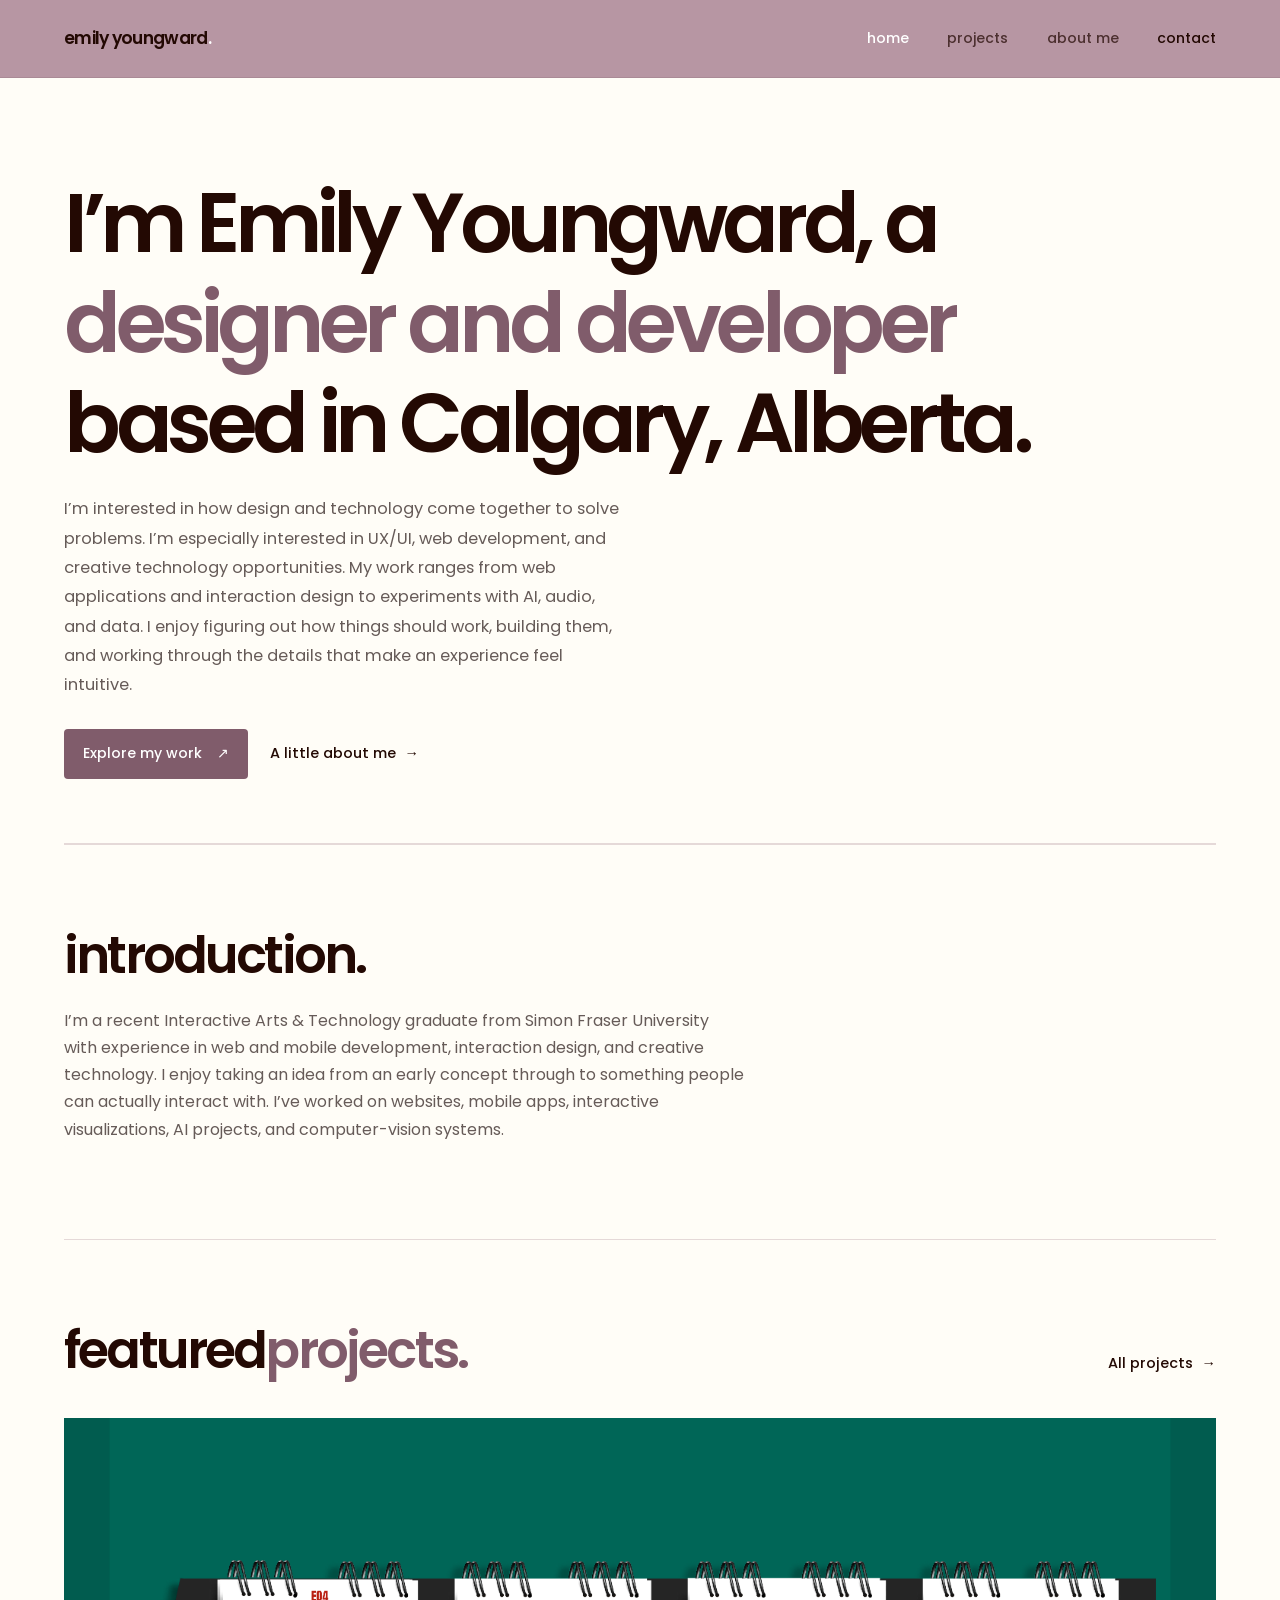
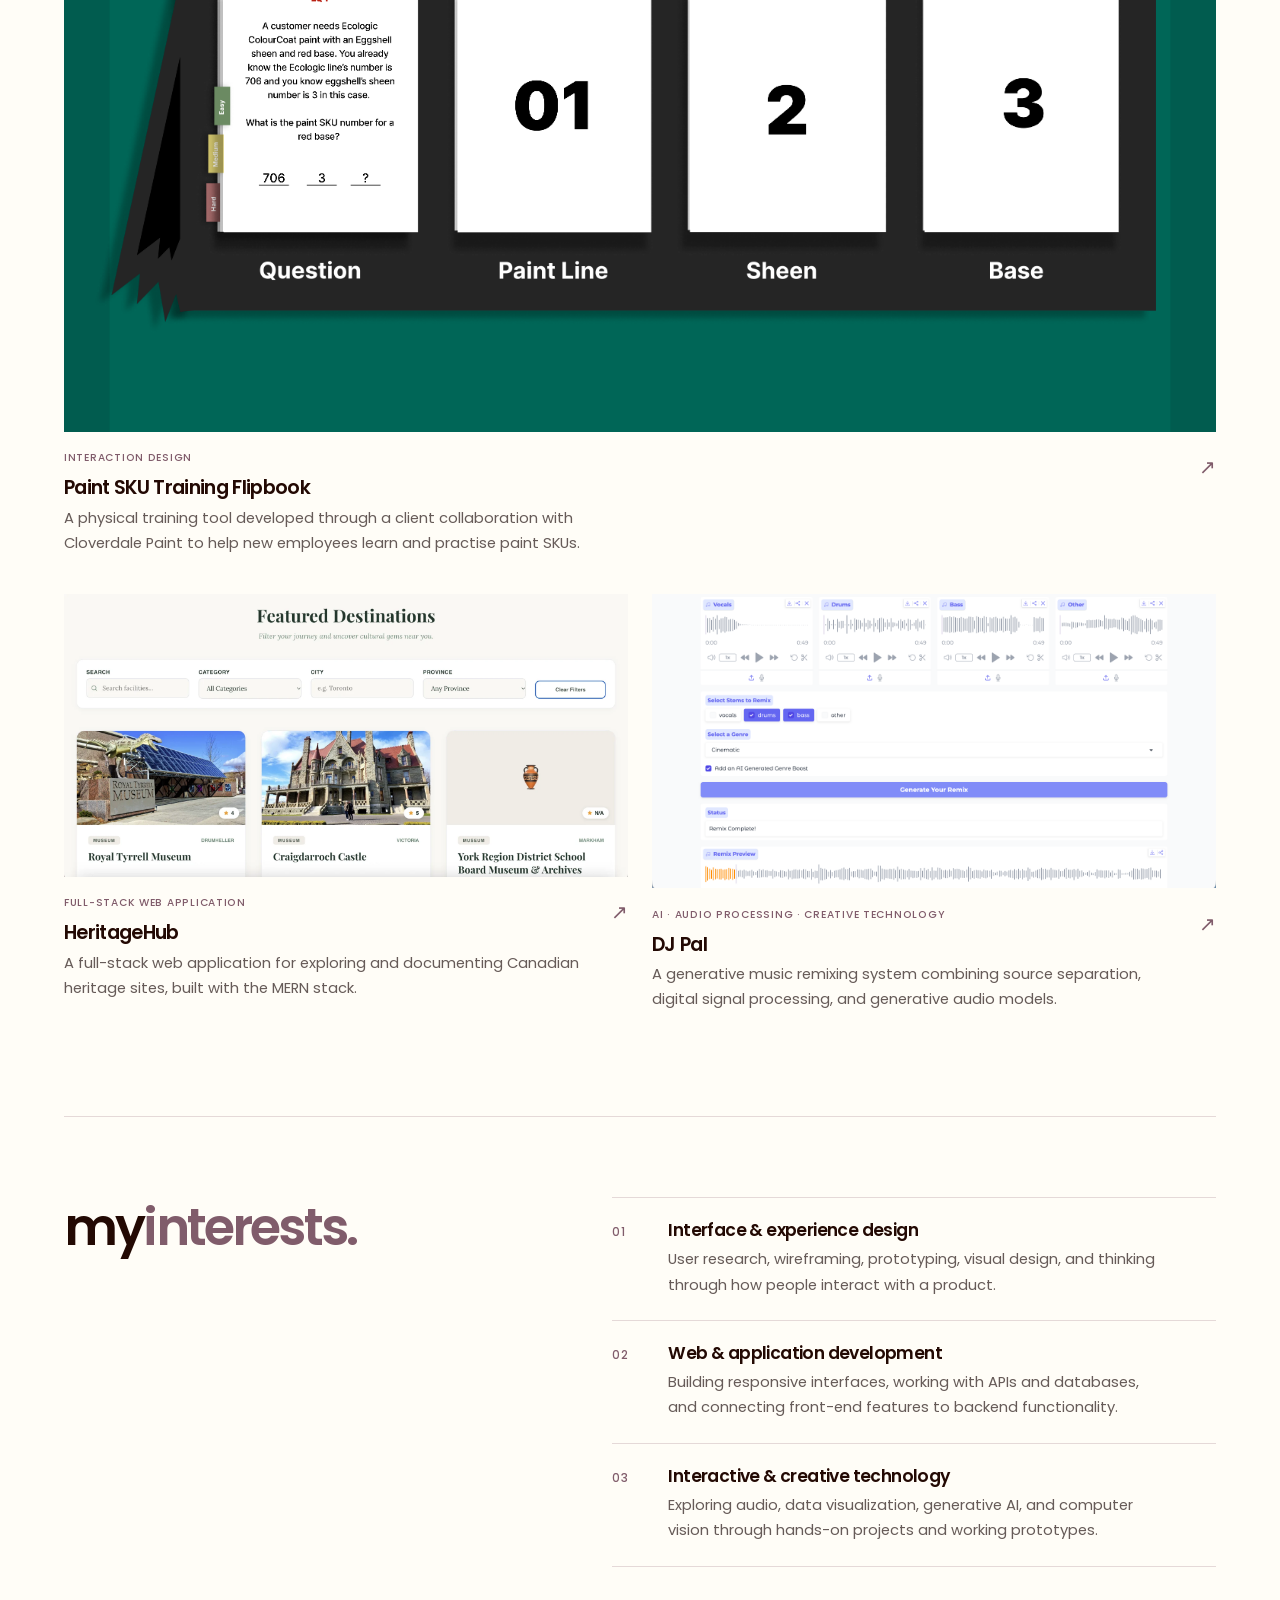
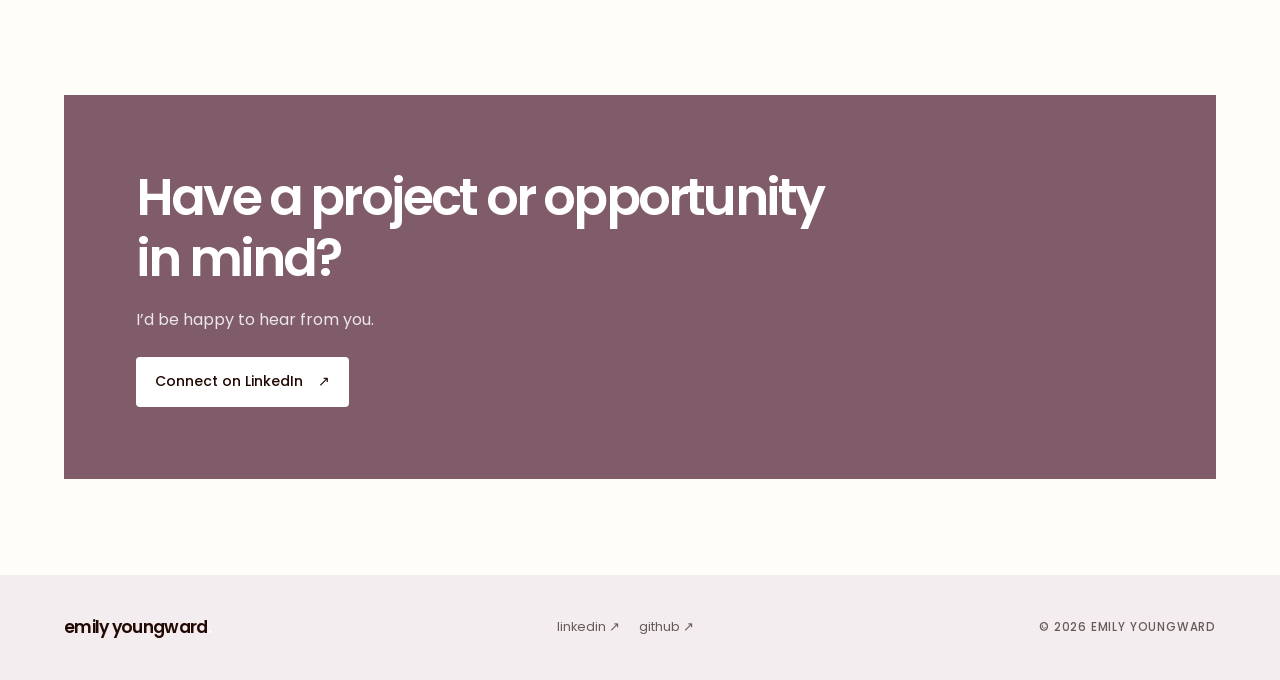
<file: index.html>
<!doctype html>
<html lang="en">
  <head>
    <meta charset="UTF-8" />
    <meta name="viewport" content="width=device-width, initial-scale=1.0" />
    <title>Emily Youngward — Portfolio</title>
    <meta
      name="description"
      content="Emily Youngward is a designer and developer in Calgary, Alberta, exploring UX/UI, web development, interaction design, and creative technology."
    />
    <meta property="og:type" content="website" />
    <meta property="og:site_name" content="Emily Youngward" />
    <meta property="og:title" content="Emily Youngward — Portfolio" />
    <meta
      property="og:description"
      content="Emily Youngward is a designer and developer in Calgary, Alberta, exploring UX/UI, web development, interaction design, and creative technology."
    />

    <link rel="preconnect" href="https://fonts.googleapis.com" />
    <link rel="preconnect" href="https://fonts.gstatic.com" crossorigin />
    <link
      href="https://fonts.googleapis.com/css2?family=Poppins:wght@400;500;600;700&amp;display=swap"
      rel="stylesheet"
    />
    <link rel="icon" type="image/svg+xml" href="images/favicon.svg" />
    <link rel="stylesheet" href="css/style.css" />
    <script src="javascript/main.js" defer></script>
  </head>

  <body>
    <a class="skip-link" href="#main-content">Skip to content</a>

    <header class="site-header">
      <div class="header-inner">
        <a class="wordmark" href="index.html" aria-label="Emily Youngward home">
          emily youngward<span>.</span>
        </a>

        <button
          class="menu-toggle"
          type="button"
          aria-label="Open navigation"
          aria-expanded="false"
          aria-controls="primary-navigation"
        >
          <span></span>
          <span></span>
        </button>

        <nav
          class="site-nav"
          id="primary-navigation"
          aria-label="Main navigation"
        >
          <a class="nav-link active" href="index.html" aria-current="page"
            >home</a
          >
          <a class="nav-link" href="work.html">projects</a>
          <a class="nav-link" href="about.html">about me</a>
          <a class="nav-contact" href="#contact">contact</a>
        </nav>
      </div>
    </header>

    <main id="main-content">
      <section class="page-hero home-hero section-shell">
        <div class="hero-copy">
          <h1>
            I’m Emily Youngward, a
            <span class="accent-text">designer and developer</span>
            based in Calgary, Alberta.
          </h1>

          <p class="hero-description">
            I’m interested in how design and technology come together to solve
            problems. I’m especially interested in UX/UI, web development, and
            creative technology opportunities. My work ranges from web
            applications and interaction design to experiments with AI, audio,
            and data. I enjoy figuring out how things should work, building
            them, and working through the details that make an experience feel
            intuitive.
          </p>

          <div class="hero-actions">
            <a class="button button-primary" href="work.html">
              Explore my work <span aria-hidden="true">↗</span>
            </a>
            <a class="text-link" href="about.html">
              A little about me <span aria-hidden="true">→</span>
            </a>
          </div>
        </div>
      </section>

      <section class="capabilities-section section-shell">
        <div class="intro-content">
          <h2>introduction.</h2>

          <p>
            I’m a recent Interactive Arts &amp; Technology graduate from Simon
            Fraser University with experience in web and mobile development,
            interaction design, and creative technology. I enjoy taking an idea
            from an early concept through to something people can actually
            interact with. I’ve worked on websites, mobile apps, interactive
            visualizations, AI projects, and computer-vision systems.
          </p>
        </div>
      </section>

      <section class="featured-work section-shell">
        <div class="section-heading">
          <div>
            <h2>featured<span class="accent-text">projects.</span></h2>
          </div>
          <a class="text-link section-heading-link" href="work.html">
            All projects <span aria-hidden="true">→</span>
          </a>
        </div>

        <div class="project-grid">
          <article class="project-card project-card-large">
            <a
              class="project-visual project-visual-mauve"
              href="projects/paint-sku-flipbook.html"
              aria-label="View Paint SKU Training Flipbook details"
            >
              <img
                src="images/Final_Flipbook_Photo.png"
                alt="Final mockup of paint SKU flipbook"
                decoding="async"
                loading="lazy"
              />
            </a>

            <div class="project-info">
              <div>
                <p class="project-type">Interaction design</p>
                <h3>
                  <a href="projects/paint-sku-flipbook.html"
                    >Paint SKU Training Flipbook</a
                  >
                </h3>
                <p class="project-summary">
                  A physical training tool developed through a client
                  collaboration with Cloverdale Paint to help new employees
                  learn and practise paint SKUs.
                </p>
              </div>
              <a
                class="project-arrow"
                href="projects/paint-sku-flipbook.html"
                aria-label="View Paint SKU Training Flipbook project"
                >↗</a
              >
            </div>
          </article>

          <article class="project-card">
            <a
              class="project-visual project-visual-cream"
              href="projects/heritage-hub.html"
              aria-label="View HeritageHub details"
            >
              <img
                src="images/optimized/heritage_home_page.webp"
                alt="Part of home page on HeritageHub website"
                decoding="async"
                loading="lazy"
                width="1800"
                height="902"
              />
            </a>

            <div class="project-info">
              <div>
                <p class="project-type">Full-stack web application</p>
                <h3><a href="projects/heritage-hub.html">HeritageHub</a></h3>
                <p class="project-summary">
                  A full-stack web application for exploring and documenting
                  Canadian heritage sites, built with the MERN stack.
                </p>
              </div>
              <a
                class="project-arrow"
                href="projects/heritage-hub.html"
                aria-label="View HeritageHub project"
                >↗</a
              >
            </div>
          </article>

          <article class="project-card">
            <a
              class="project-visual project-visual-rose"
              href="projects/dj-pal.html"
              aria-label="View DJ Pal details"
            >
              <img
                src="images/DJ_Pal_Interface.png"
                alt="DJ Pal's interface"
                decoding="async"
                loading="lazy"
              />
            </a>

            <div class="project-info">
              <div>
                <p class="project-type">
                  AI · Audio processing · Creative technology
                </p>
                <h3><a href="projects/dj-pal.html">DJ Pal</a></h3>
                <p class="project-summary">
                  A generative music remixing system combining source
                  separation, digital signal processing, and generative audio
                  models.
                </p>
              </div>
              <a
                class="project-arrow"
                href="projects/dj-pal.html"
                aria-label="View DJ Pal project"
                >↗</a
              >
            </div>
          </article>
        </div>
      </section>

      <section class="capabilities-section section-shell">
        <div class="capabilities-layout">
          <h2>my<span class="accent-text">interests.</span></h2>

          <div class="capability-list">
            <article class="capability">
              <span class="capability-number">01</span>
              <div>
                <h3>Interface &amp; experience design</h3>
                <p>
                  User research, wireframing, prototyping, visual design, and
                  thinking through how people interact with a product.
                </p>
              </div>
            </article>

            <article class="capability">
              <span class="capability-number">02</span>
              <div>
                <h3>Web &amp; application development</h3>
                <p>
                  Building responsive interfaces, working with APIs and
                  databases, and connecting front-end features to backend
                  functionality.
                </p>
              </div>
            </article>

            <article class="capability">
              <span class="capability-number">03</span>
              <div>
                <h3>Interactive &amp; creative technology</h3>
                <p>
                  Exploring audio, data visualization, generative AI, and
                  computer vision through hands-on projects and working
                  prototypes.
                </p>
              </div>
            </article>
          </div>
        </div>
      </section>

      <section class="contact-section section-shell" id="contact">
        <div class="contact-panel">
          <h2>Have a project or opportunity in mind?</h2>
          <p>I’d be happy to hear from you.</p>

          <a
            class="button button-light"
            href="https://www.linkedin.com/in/emily-youngward-a0785a405"
            target="_blank"
            rel="noopener noreferrer"
          >
            Connect on LinkedIn <span aria-hidden="true">↗</span>
          </a>
        </div>
      </section>
    </main>

    <footer class="site-footer">
      <div class="footer-inner">
        <a class="footer-wordmark" href="index.html">
          emily youngward<span>.</span>
        </a>

        <div class="footer-links">
          <a
            href="https://www.linkedin.com/in/emily-youngward-a0785a405"
            target="_blank"
            rel="noopener noreferrer"
            >linkedin ↗</a
          >
          <a
            href="https://github.com/eyoung-15"
            target="_blank"
            rel="noopener noreferrer"
            >github ↗</a
          >
        </div>

        <span class="footer-year">© 2026 Emily Youngward</span>
      </div>
    </footer>
  </body>
</html>
</file>
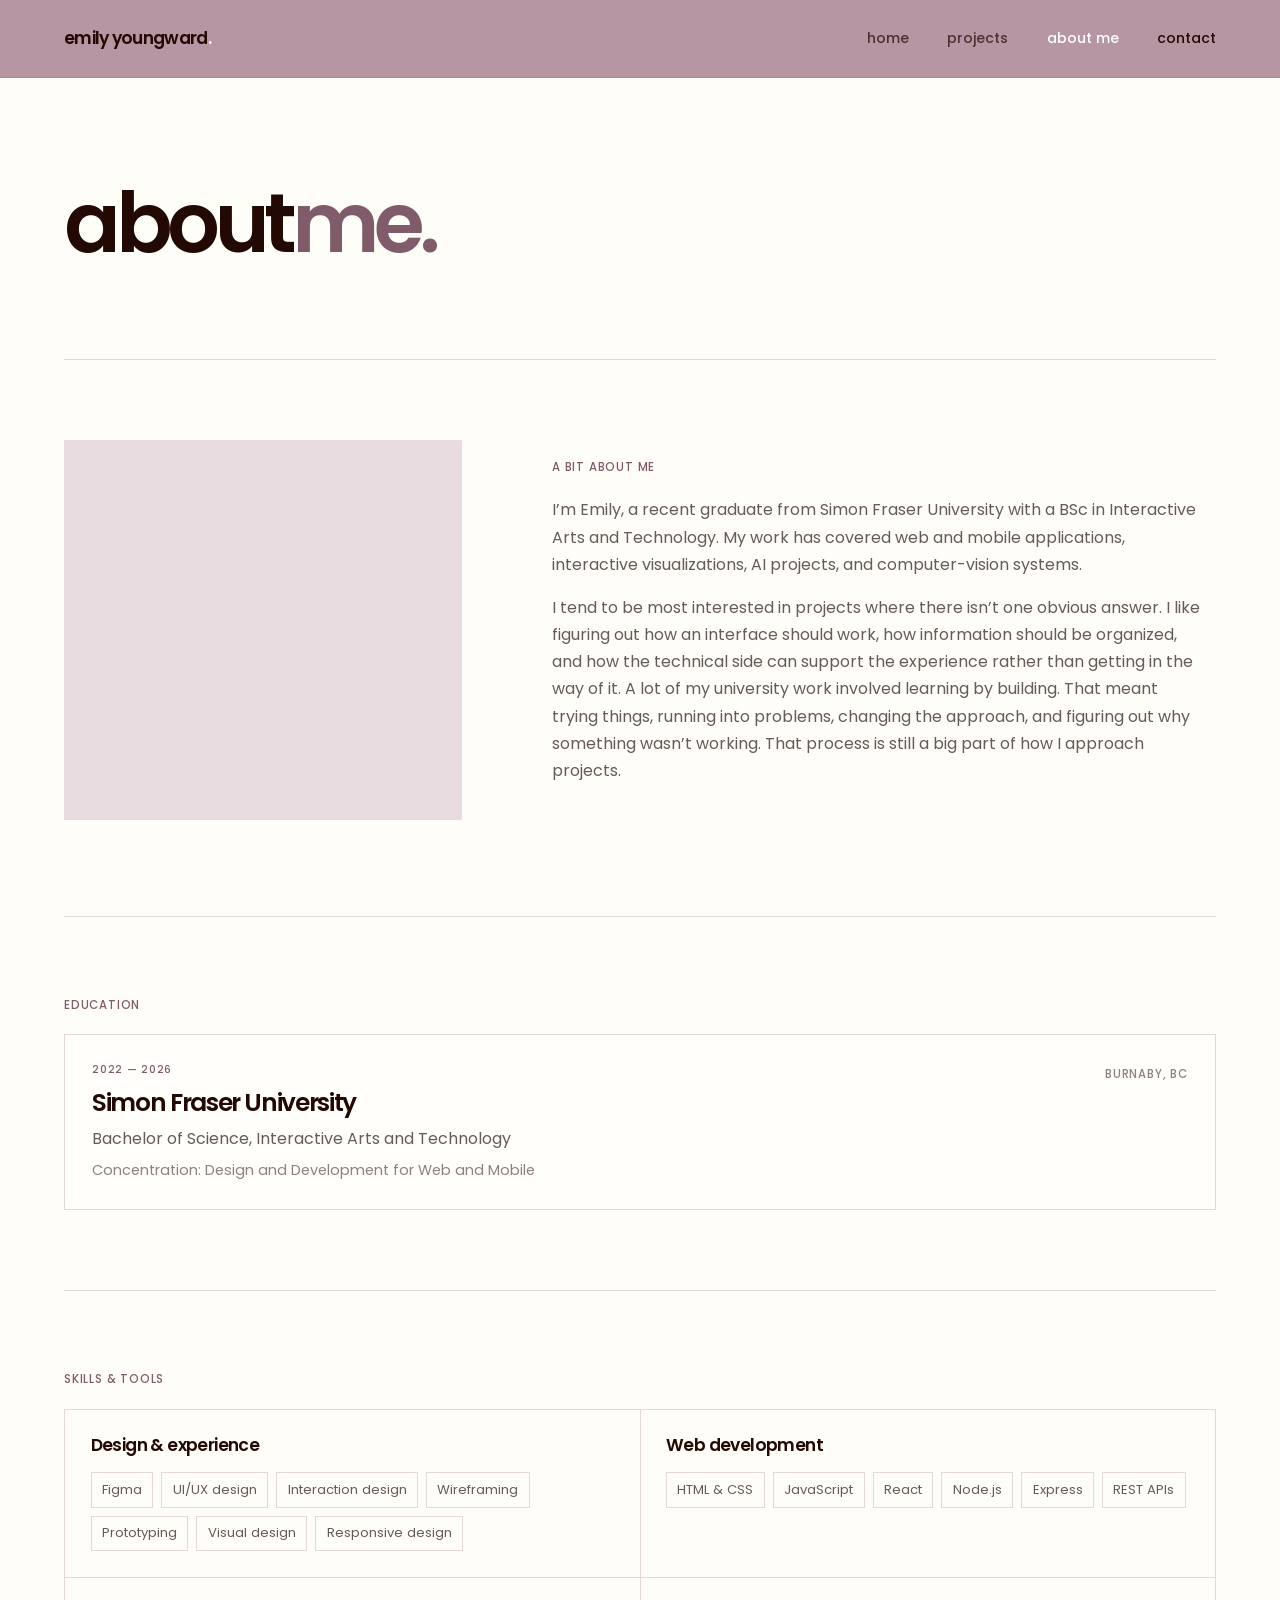
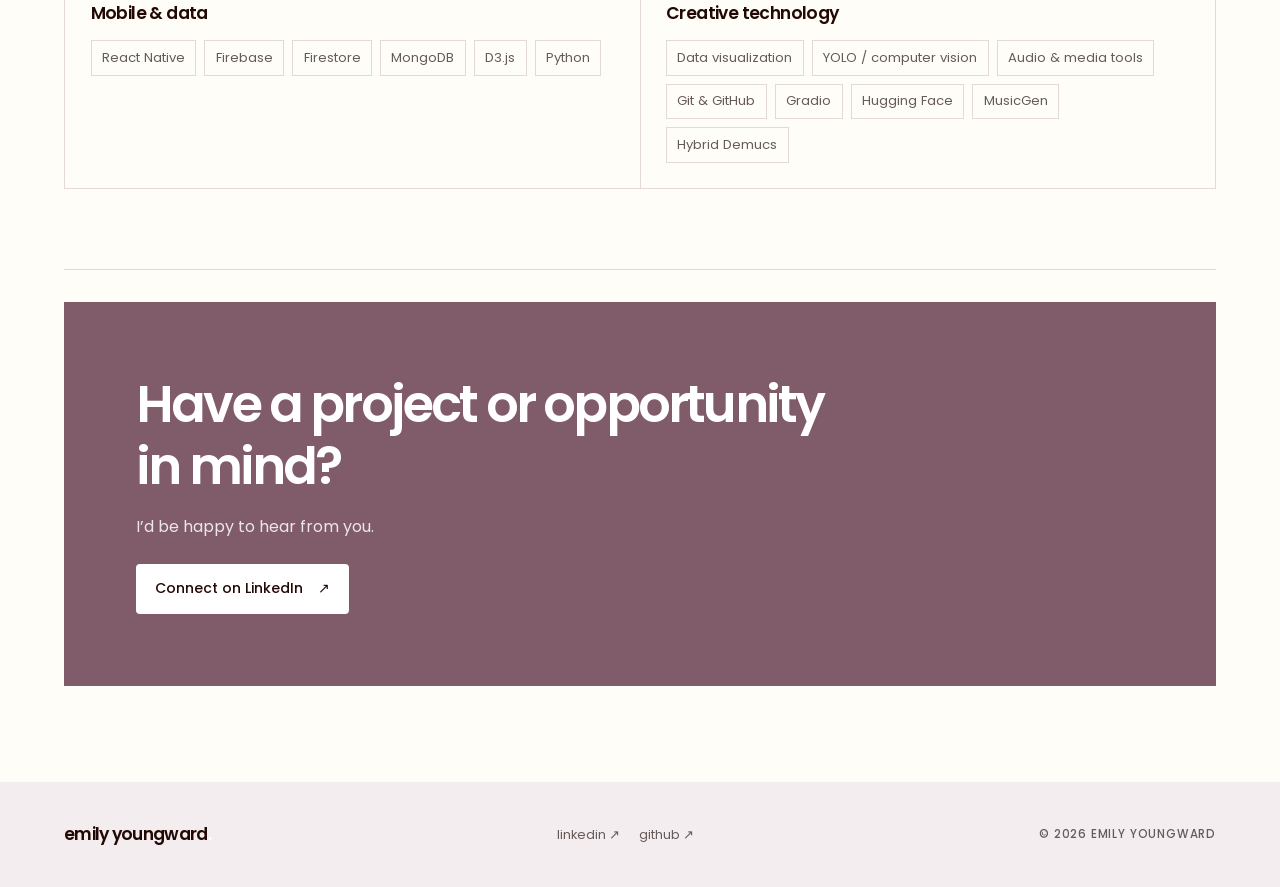
<file: about.html>
<!doctype html>
<html lang="en">
  <head>
    <meta charset="UTF-8" />
    <meta name="viewport" content="width=device-width, initial-scale=1.0" />
    <title>About Me — Emily Youngward</title>
    <meta
      name="description"
      content="Learn about Emily Youngward, a Simon Fraser University Interactive Arts and Technology graduate focused on UX/UI, web and mobile development, and creative technology."
    />
    <meta property="og:type" content="website" />
    <meta property="og:site_name" content="Emily Youngward" />
    <meta property="og:title" content="About Me — Emily Youngward" />
    <meta
      property="og:description"
      content="Learn about Emily Youngward, a Simon Fraser University Interactive Arts and Technology graduate focused on UX/UI, web and mobile development, and creative technology."
    />

    <link rel="preconnect" href="https://fonts.googleapis.com" />
    <link rel="preconnect" href="https://fonts.gstatic.com" crossorigin />
    <link
      href="https://fonts.googleapis.com/css2?family=Poppins:wght@400;500;600;700&amp;display=swap"
      rel="stylesheet"
    />
    <link rel="icon" type="image/svg+xml" href="images/favicon.svg" />
    <link rel="stylesheet" href="css/style.css" />
    <script src="javascript/main.js" defer></script>
  </head>

  <body>
    <a class="skip-link" href="#main-content">Skip to content</a>

    <header class="site-header">
      <div class="header-inner">
        <a class="wordmark" href="index.html" aria-label="Emily Youngward home">
          emily youngward<span>.</span>
        </a>

        <button
          class="menu-toggle"
          type="button"
          aria-label="Open navigation"
          aria-expanded="false"
          aria-controls="primary-navigation"
        >
          <span></span>
          <span></span>
        </button>

        <nav
          class="site-nav"
          id="primary-navigation"
          aria-label="Main navigation"
        >
          <a class="nav-link" href="index.html">home</a>
          <a class="nav-link" href="work.html">projects</a>
          <a class="nav-link active" href="about.html" aria-current="page"
            >about me</a
          >
          <a class="nav-contact" href="index.html#contact">contact</a>
        </nav>
      </div>
    </header>

    <main id="main-content">
      <section class="page-hero section-shell">
        <h1>about<span class="accent-text">me.</span></h1>
      </section>

      <section class="about-intro section-shell">
        <div
          class="about-photo-placeholder"
          role="img"
          aria-label="Portrait placeholder"
        ></div>

        <div class="about-intro-copy">
          <p class="eyebrow">A bit about me</p>

          <p>
            I’m Emily, a recent graduate from Simon Fraser University with a BSc
            in Interactive Arts and Technology. My work has covered web and
            mobile applications, interactive visualizations, AI projects, and
            computer-vision systems.
          </p>

          <p>
            I tend to be most interested in projects where there isn’t one
            obvious answer. I like figuring out how an interface should work,
            how information should be organized, and how the technical side can
            support the experience rather than getting in the way of it. A lot
            of my university work involved learning by building. That meant
            trying things, running into problems, changing the approach, and
            figuring out why something wasn’t working. That process is still a
            big part of how I approach projects.
          </p>
        </div>
      </section>

      <section class="education-section section-shell">
        <p class="eyebrow">Education</p>

        <div class="education-card">
          <div>
            <p class="project-type">2022 — 2026</p>
            <h2>Simon Fraser University</h2>
            <p class="education-degree">
              Bachelor of Science, Interactive Arts and Technology
            </p>
            <p class="education-detail">
              Concentration: Design and Development for Web and Mobile
            </p>
          </div>
          <span class="education-location">Burnaby, BC</span>
        </div>
      </section>

      <section class="skills-section section-shell">
        <p class="eyebrow">Skills &amp; tools</p>

        <div class="skills-grid">
          <article class="skill-group">
            <h3>Design &amp; experience</h3>
            <ul>
              <li>Figma</li>
              <li>UI/UX design</li>
              <li>Interaction design</li>
              <li>Wireframing</li>
              <li>Prototyping</li>
              <li>Visual design</li>
              <li>Responsive design</li>
            </ul>
          </article>

          <article class="skill-group">
            <h3>Web development</h3>
            <ul>
              <li>HTML &amp; CSS</li>
              <li>JavaScript</li>
              <li>React</li>
              <li>Node.js</li>
              <li>Express</li>
              <li>REST APIs</li>
            </ul>
          </article>

          <article class="skill-group">
            <h3>Mobile &amp; data</h3>
            <ul>
              <li>React Native</li>
              <li>Firebase</li>
              <li>Firestore</li>
              <li>MongoDB</li>
              <li>D3.js</li>
              <li>Python</li>
            </ul>
          </article>

          <article class="skill-group">
            <h3>Creative technology</h3>
            <ul>
              <li>Data visualization</li>
              <li>YOLO / computer vision</li>
              <li>Audio &amp; media tools</li>
              <li>Git &amp; GitHub</li>
              <li>Gradio</li>
              <li>Hugging Face</li>
              <li>MusicGen</li>
              <li>Hybrid Demucs</li>
            </ul>
          </article>
        </div>
      </section>

      <section class="contact-section section-shell" id="contact">
        <div class="contact-panel">
          <h2>Have a project or opportunity in mind?</h2>
          <p>I’d be happy to hear from you.</p>
          <a
            class="button button-light"
            href="https://www.linkedin.com/in/emily-youngward-a0785a405"
            target="_blank"
            rel="noopener noreferrer"
          >
            Connect on LinkedIn <span aria-hidden="true">↗</span>
          </a>
        </div>
      </section>
    </main>

    <footer class="site-footer">
      <div class="footer-inner">
        <a class="footer-wordmark" href="index.html">
          emily youngward<span>.</span>
        </a>

        <div class="footer-links">
          <a
            href="https://www.linkedin.com/in/emily-youngward-a0785a405"
            target="_blank"
            rel="noopener noreferrer"
            >linkedin ↗</a
          >
          <a
            href="https://github.com/eyoung-15"
            target="_blank"
            rel="noopener noreferrer"
            >github ↗</a
          >
        </div>

        <span class="footer-year">© 2026 Emily Youngward</span>
      </div>
    </footer>
  </body>
</html>
</file>
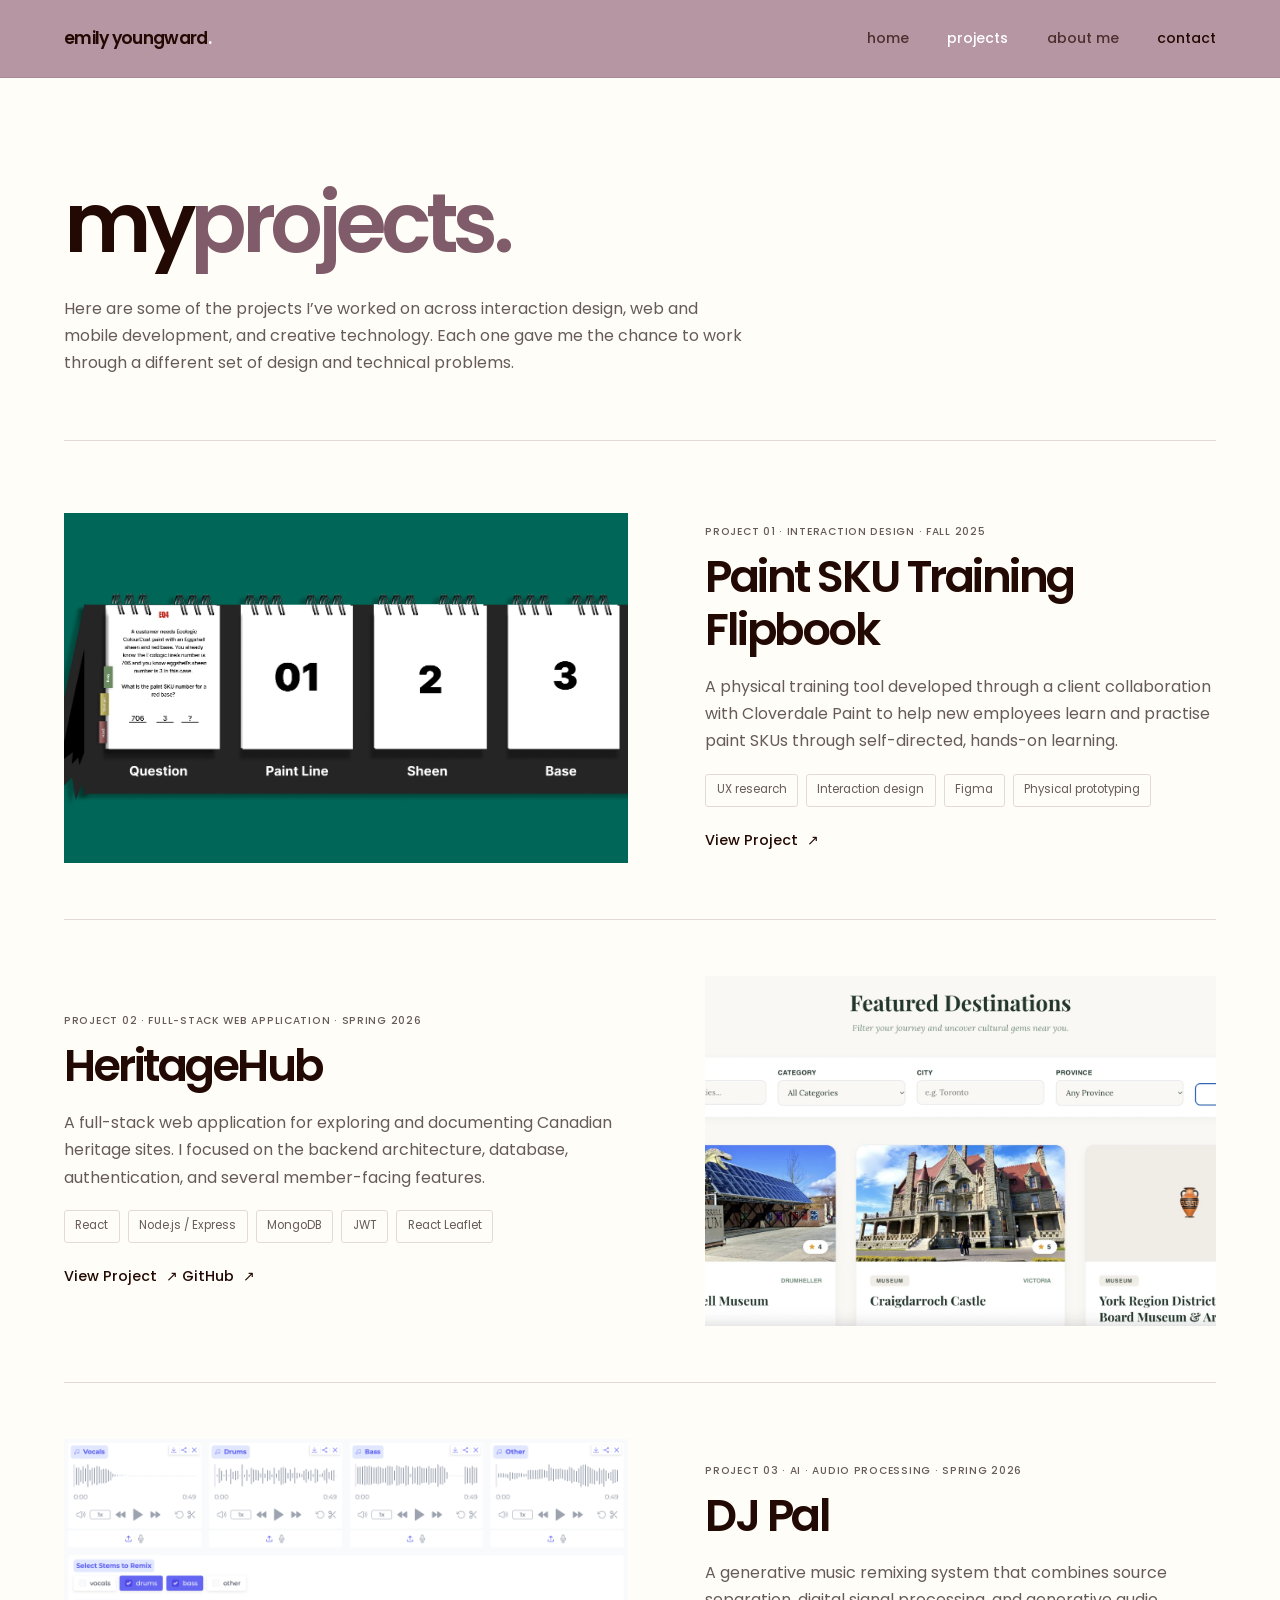
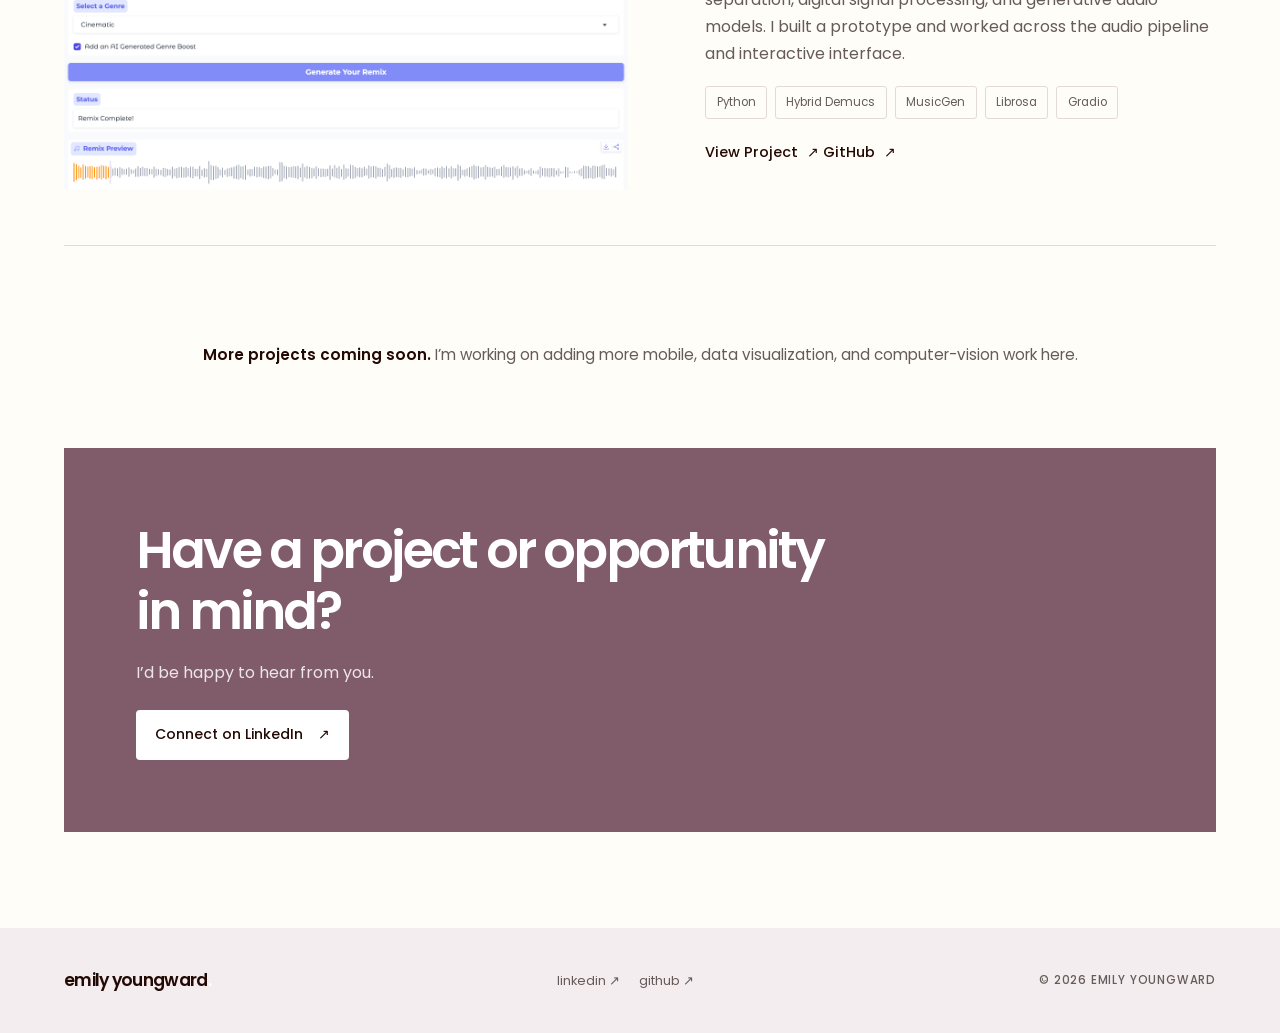
<file: work.html>
<!doctype html>
<html lang="en">
  <head>
    <meta charset="UTF-8" />
    <meta name="viewport" content="width=device-width, initial-scale=1.0" />
    <title>Projects — Emily Youngward</title>
    <meta
      name="description"
      content="Selected interaction design, web development, and creative technology projects by Emily Youngward."
    />
    <meta property="og:type" content="website" />
    <meta property="og:site_name" content="Emily Youngward" />
    <meta property="og:title" content="Projects — Emily Youngward" />
    <meta
      property="og:description"
      content="Selected interaction design, web development, and creative technology projects by Emily Youngward, including HeritageHub, DJ Pal, and a paint SKU training flipbook."
    />

    <link rel="preconnect" href="https://fonts.googleapis.com" />
    <link rel="preconnect" href="https://fonts.gstatic.com" crossorigin />
    <link
      href="https://fonts.googleapis.com/css2?family=Poppins:wght@400;500;600;700&amp;display=swap"
      rel="stylesheet"
    />
    <link rel="icon" type="image/svg+xml" href="images/favicon.svg" />
    <link rel="stylesheet" href="css/style.css" />
    <script src="javascript/main.js" defer></script>
  </head>

  <body>
    <a class="skip-link" href="#main-content">Skip to content</a>

    <header class="site-header">
      <div class="header-inner">
        <a class="wordmark" href="index.html" aria-label="Emily Youngward home">
          emily youngward<span>.</span>
        </a>

        <button
          class="menu-toggle"
          type="button"
          aria-label="Open navigation"
          aria-expanded="false"
          aria-controls="primary-navigation"
        >
          <span></span>
          <span></span>
        </button>

        <nav
          class="site-nav"
          id="primary-navigation"
          aria-label="Main navigation"
        >
          <a class="nav-link" href="index.html">home</a>
          <a class="nav-link active" href="work.html" aria-current="page"
            >projects</a
          >
          <a class="nav-link" href="about.html">about me</a>
          <a class="nav-contact" href="index.html#contact">contact</a>
        </nav>
      </div>
    </header>

    <main id="main-content">
      <section class="page-hero section-shell">
        <h1>my<span class="accent-text">projects.</span></h1>
        <p class="page-hero-description">
          Here are some of the projects I’ve worked on across interaction
          design, web and mobile development, and creative technology. Each one
          gave me the chance to work through a different set of design and
          technical problems.
        </p>
      </section>

      <section class="work-list section-shell">
        <article class="case-study" id="project-one">
          <a
            class="case-study-visual project-visual-mauve"
            href="projects/paint-sku-flipbook.html"
            aria-label="View Paint SKU Training Flipbook project"
          >
            <img
              src="images/Final_Flipbook_Photo.png"
              alt="Final mockup of paint SKU flipbook"
              decoding="async"
              loading="lazy"
            />
          </a>

          <div class="case-study-content">
            <p class="project-type">
              Project 01 · Interaction design · Fall 2025
            </p>
            <h2>
              <a href="projects/paint-sku-flipbook.html"
                >Paint SKU Training Flipbook</a
              >
            </h2>
            <p>
              A physical training tool developed through a client collaboration
              with Cloverdale Paint to help new employees learn and practise
              paint SKUs through self-directed, hands-on learning.
            </p>

            <div class="tag-list">
              <span>UX research</span>
              <span>Interaction design</span>
              <span>Figma</span>
              <span>Physical prototyping</span>
            </div>

            <a class="text-link" href="projects/paint-sku-flipbook.html">
              View Project <span aria-hidden="true">↗</span>
            </a>
          </div>
        </article>

        <article class="case-study" id="project-two">
          <a
            class="case-study-visual project-visual-cream"
            href="projects/heritage-hub.html"
            aria-label="View HeritageHub project"
          >
            <img
              src="images/optimized/heritage_home_page.webp"
              alt="Part of home page on HeritageHub website"
              decoding="async"
              loading="lazy"
              width="1800"
              height="902"
            />
          </a>

          <div class="case-study-content">
            <p class="project-type">
              Project 02 · Full-stack web application · Spring 2026
            </p>
            <h2><a href="projects/heritage-hub.html">HeritageHub</a></h2>
            <p>
              A full-stack web application for exploring and documenting
              Canadian heritage sites. I focused on the backend architecture,
              database, authentication, and several member-facing features.
            </p>

            <div class="tag-list">
              <span>React</span>
              <span>Node.js / Express</span>
              <span>MongoDB</span>
              <span>JWT</span>
              <span>React Leaflet</span>
            </div>

            <div class="project-actions">
              <a class="text-link" href="projects/heritage-hub.html">
                View Project <span aria-hidden="true">↗</span>
              </a>
              <a
                class="text-link"
                href="https://github.com/eyoung-15/HeritageHub-IAT_459_Final_Project"
                aria-label="HeritageHub GitHub repository"
              >
                GitHub <span aria-hidden="true">↗</span>
              </a>
            </div>
          </div>
        </article>

        <article class="case-study" id="project-three">
          <a
            class="case-study-visual project-visual-rose"
            href="projects/dj-pal.html"
            aria-label="View DJ Pal project"
          >
            <img
              src="images/DJ_Pal_Interface.png"
              alt="DJ Pal's interface"
              decoding="async"
              loading="lazy"
            />
          </a>

          <div class="case-study-content">
            <p class="project-type">
              Project 03 · AI · Audio processing · Spring 2026
            </p>
            <h2><a href="projects/dj-pal.html">DJ Pal</a></h2>
            <p>
              A generative music remixing system that combines source
              separation, digital signal processing, and generative audio
              models. I built a prototype and worked across the audio pipeline
              and interactive interface.
            </p>

            <div class="tag-list">
              <span>Python</span>
              <span>Hybrid Demucs</span>
              <span>MusicGen</span>
              <span>Librosa</span>
              <span>Gradio</span>
            </div>

            <div class="project-actions">
              <a class="text-link" href="projects/dj-pal.html">
                View Project <span aria-hidden="true">↗</span>
              </a>
              <a
                class="text-link"
                href="https://github.com/eyoung-15/IAT460_DJPal_Final_Project"
                aria-label="DJ Pal GitHub repository"
              >
                GitHub <span aria-hidden="true">↗</span>
              </a>
            </div>
          </div>
        </article>
      </section>

      <section
        class="more-projects section-shell"
        aria-label="Additional projects"
      >
        <p>
          <strong>More projects coming soon.</strong>
          I’m working on adding more mobile, data visualization, and
          computer-vision work here.
        </p>
      </section>

      <section class="contact-section section-shell" id="contact">
        <div class="contact-panel">
          <h2>Have a project or opportunity in mind?</h2>
          <p>I’d be happy to hear from you.</p>
          <a
            class="button button-light"
            href="https://www.linkedin.com/in/emily-youngward-a0785a405"
            target="_blank"
            rel="noopener noreferrer"
          >
            Connect on LinkedIn <span aria-hidden="true">↗</span>
          </a>
        </div>
      </section>
    </main>

    <footer class="site-footer">
      <div class="footer-inner">
        <a class="footer-wordmark" href="index.html">
          emily youngward<span>.</span>
        </a>

        <div class="footer-links">
          <a
            href="https://www.linkedin.com/in/emily-youngward-a0785a405"
            target="_blank"
            rel="noopener noreferrer"
            >linkedin ↗</a
          >
          <a
            href="https://github.com/eyoung-15"
            target="_blank"
            rel="noopener noreferrer"
            >github ↗</a
          >
        </div>

        <span class="footer-year">© 2026 Emily Youngward</span>
      </div>
    </footer>
  </body>
</html>
</file>
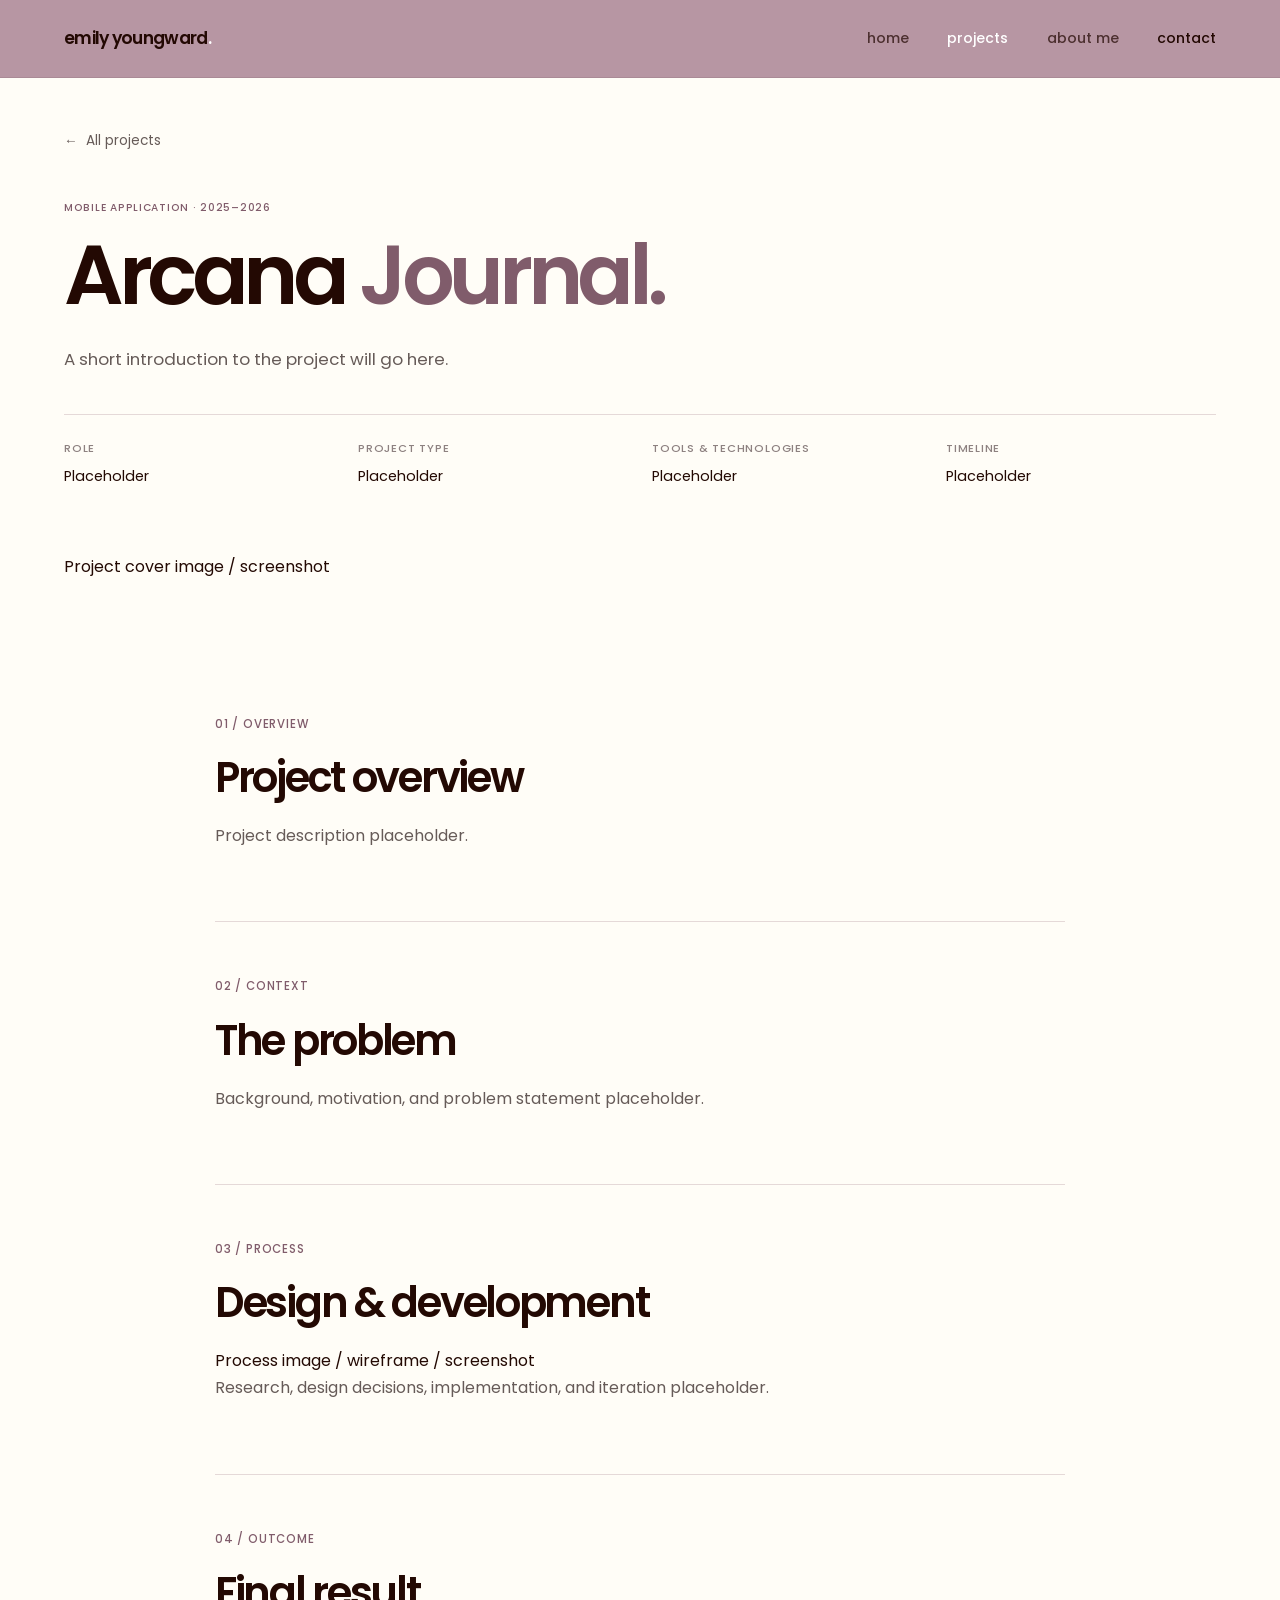
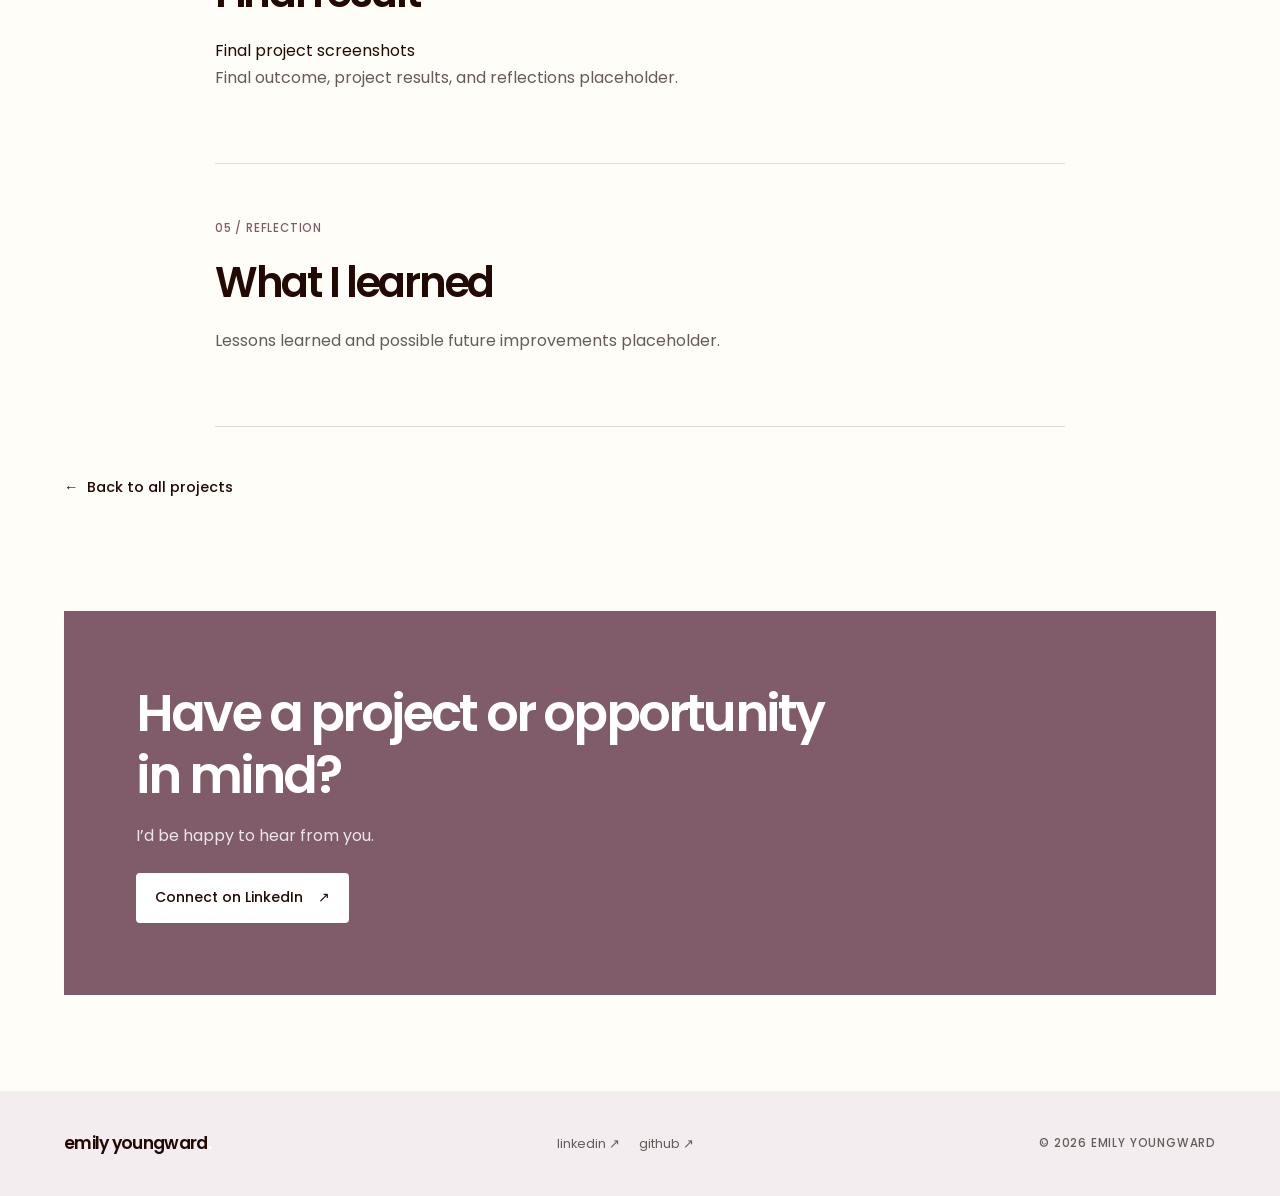
<file: projects/arcana-journal.html>
<!DOCTYPE html>
<html lang="en">
<head>
  <meta charset="UTF-8">
  <meta name="viewport" content="width=device-width, initial-scale=1.0">

  <title>Arcana Journal — Emily Youngward</title>

  <link rel="preconnect" href="https://fonts.googleapis.com">
  <link rel="preconnect" href="https://fonts.gstatic.com" crossorigin>
  <link href="https://fonts.googleapis.com/css2?family=Poppins:wght@400;500;600;700&display=swap" rel="stylesheet">

  <link rel="stylesheet" href="../css/style.css">
  <script src="../javascript/main.js" defer></script>
</head>

<body>
  <a class="skip-link" href="#main-content">Skip to content</a>

  <!-- Shared site navigation -->
  <header class="site-header">
    <div class="header-inner">

      <a class="wordmark" href="../index.html" aria-label="Emily Youngward home">
        emily youngward<span>.</span>
      </a>

      <button class="menu-toggle" type="button"
        aria-label="Open navigation"
        aria-expanded="false"
        aria-controls="primary-navigation">
        <span></span>
        <span></span>
      </button>

      <nav class="site-nav" id="primary-navigation" aria-label="Main navigation">
        <a class="nav-link" href="../index.html">home</a>
        <a class="nav-link active" href="../work.html" aria-current="page">projects</a>
        <a class="nav-link" href="../about.html">about me</a>
        <a class="nav-contact" href="../index.html#contact">contact</a>
      </nav>

    </div>
  </header>

  <main id="main-content">

    <!-- Project introduction -->
    <section class="project-detail-hero section-shell">

      <a class="back-link" href="../work.html">
        <span aria-hidden="true">←</span> All projects
      </a>

      <p class="project-type">Mobile application · 2025–2026</p>

      <h1>Arcana <span class="accent-text">Journal.</span></h1>

      <p class="project-detail-intro">
        A short introduction to the project will go here.
      </p>

      <div class="project-meta">

        <div class="project-meta-item">
          <span>Role</span>
          <p>Placeholder</p>
        </div>

        <div class="project-meta-item">
          <span>Project type</span>
          <p>Placeholder</p>
        </div>

        <div class="project-meta-item">
          <span>Tools & technologies</span>
          <p>Placeholder</p>
        </div>

        <div class="project-meta-item">
          <span>Timeline</span>
          <p>Placeholder</p>
        </div>

      </div>
    </section>

    <!-- Main project image -->
    <section class="project-detail-cover section-shell">
      <div class="project-cover-placeholder">
        <span>Project cover image / screenshot</span>
      </div>
    </section>

    <!-- Project information -->
    <section class="project-detail-body section-shell">

      <article class="project-detail-section">
        <p class="eyebrow">01 / Overview</p>
        <h2>Project overview</h2>
        <p class="placeholder-copy">
          Project description placeholder.
        </p>
      </article>

      <article class="project-detail-section">
        <p class="eyebrow">02 / Context</p>
        <h2>The problem</h2>
        <p class="placeholder-copy">
          Background, motivation, and problem statement placeholder.
        </p>
      </article>

      <article class="project-detail-section">
        <p class="eyebrow">03 / Process</p>
        <h2>Design & development</h2>

        <div class="project-gallery-placeholder">
          <span>Process image / wireframe / screenshot</span>
        </div>

        <p class="placeholder-copy">
          Research, design decisions, implementation, and iteration placeholder.
        </p>
      </article>

      <article class="project-detail-section">
        <p class="eyebrow">04 / Outcome</p>
        <h2>Final result</h2>

        <div class="project-gallery-placeholder">
          <span>Final project screenshots</span>
        </div>

        <p class="placeholder-copy">
          Final outcome, project results, and reflections placeholder.
        </p>
      </article>

      <article class="project-detail-section">
        <p class="eyebrow">05 / Reflection</p>
        <h2>What I learned</h2>
        <p class="placeholder-copy">
          Lessons learned and possible future improvements placeholder.
        </p>
      </article>

    </section>

    <!-- Return to project gallery -->
    <section class="project-detail-navigation section-shell">
      <a class="text-link" href="../work.html">
        <span aria-hidden="true">←</span> Back to all projects
      </a>
    </section>

    <!-- Shared contact section -->
    <section class="contact-section section-shell" id="contact">
      <div class="contact-panel">
        <h2>Have a project or opportunity in mind?</h2>
        <p>I’d be happy to hear from you.</p>

        <a class="button button-light"
           href="https://www.linkedin.com/in/emily-youngward-a0785a405"
           target="_blank"
           rel="noopener noreferrer">
          Connect on LinkedIn <span aria-hidden="true">↗</span>
        </a>
      </div>
    </section>

  </main>

  <!-- Shared footer -->
  <footer class="site-footer">
    <div class="footer-inner">

      <a class="footer-wordmark" href="../index.html">
        emily youngward<span>.</span>
      </a>

      <div class="footer-links">
        <a href="https://www.linkedin.com/in/emily-youngward-a0785a405"
           target="_blank" rel="noopener noreferrer">linkedin ↗</a>

        <a href="https://github.com/eyoung-15"
           target="_blank" rel="noopener noreferrer">github ↗</a>
      </div>

      <span class="footer-year">© 2026 Emily Youngward</span>

    </div>
  </footer>
</body>
</html>
</file>
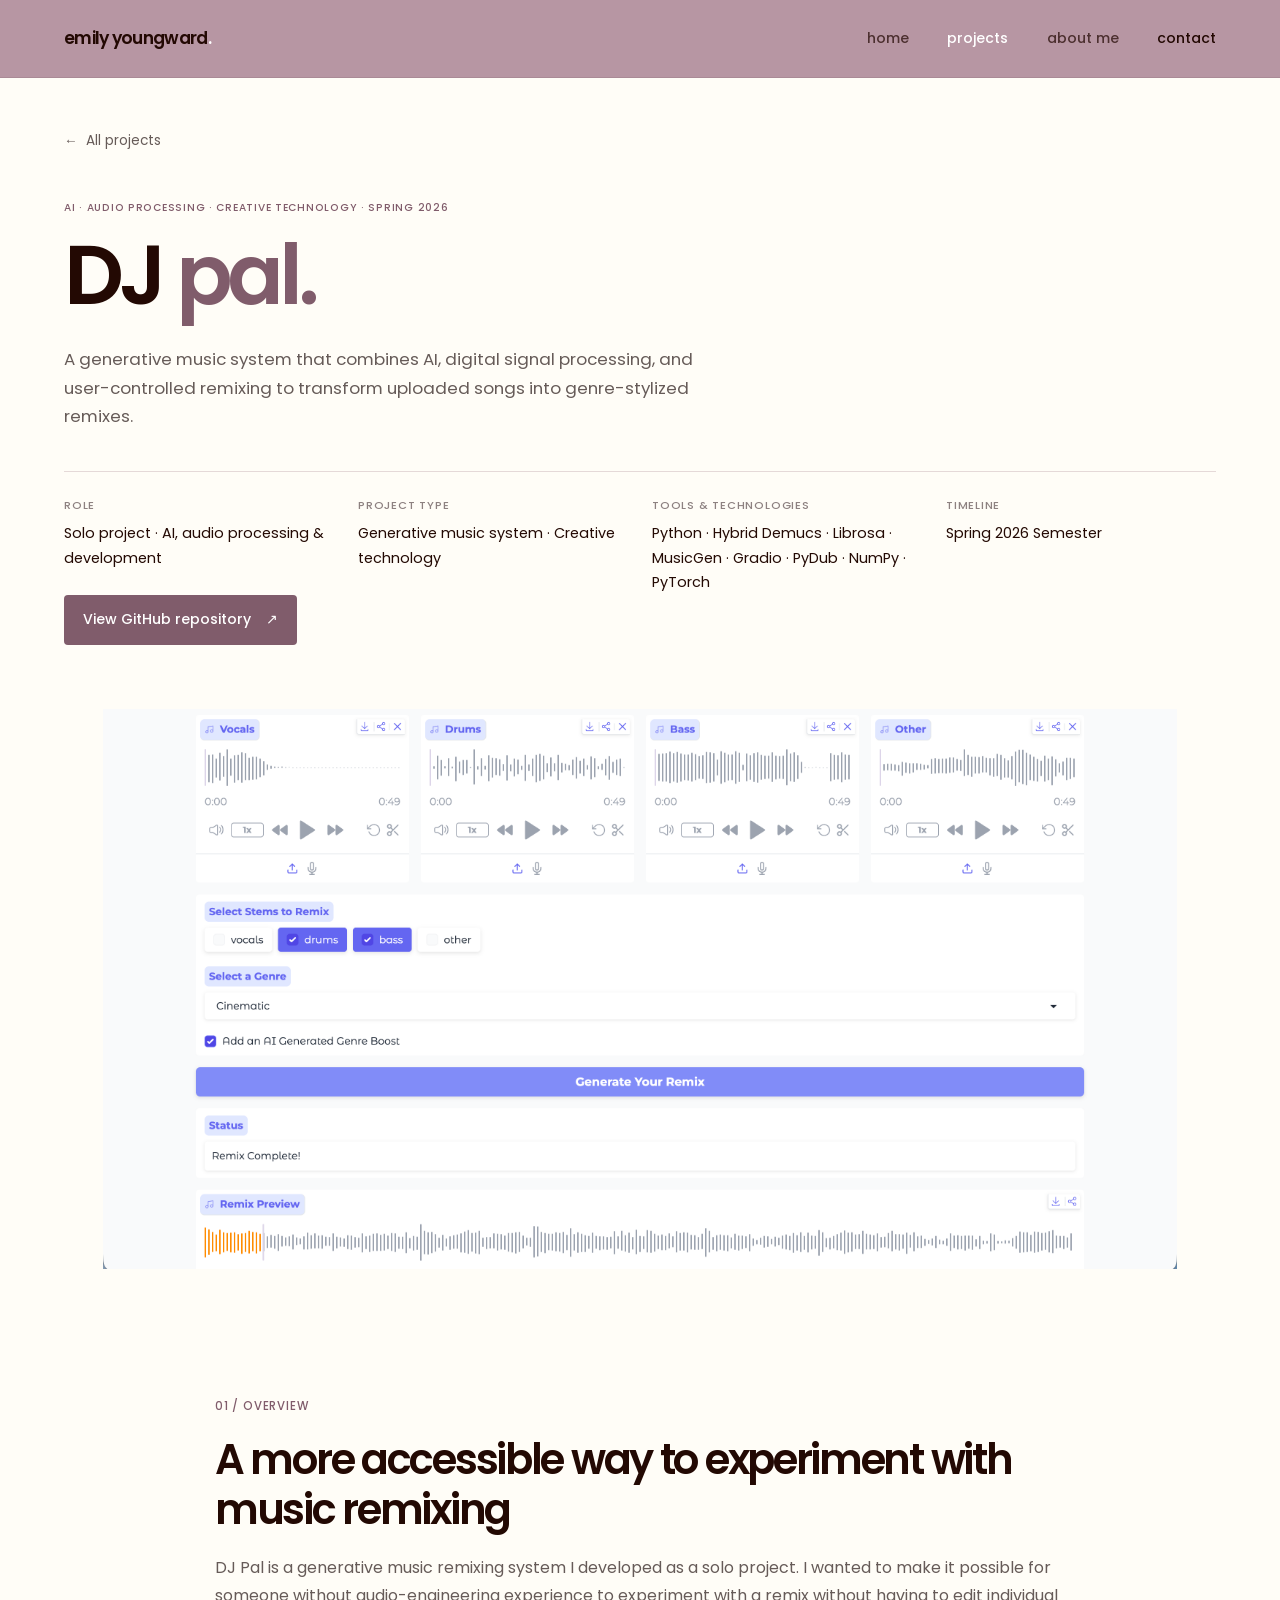
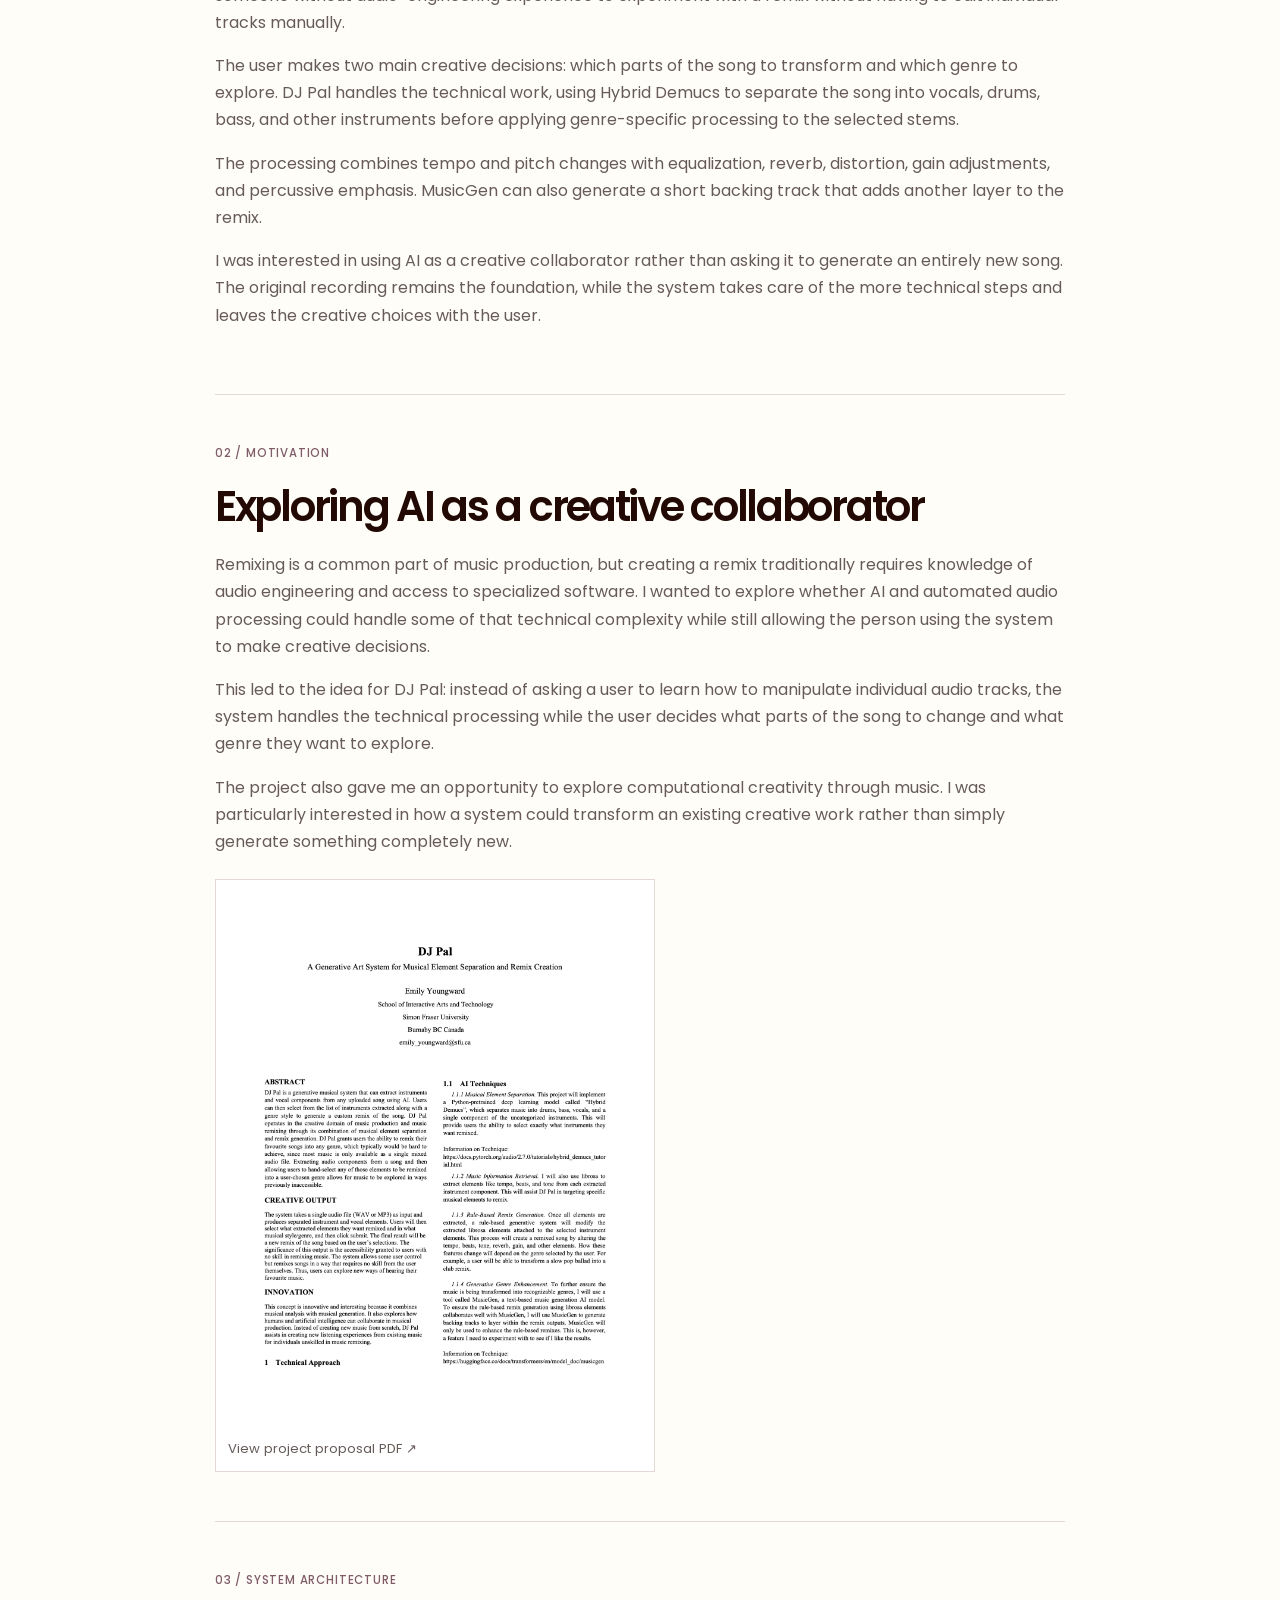
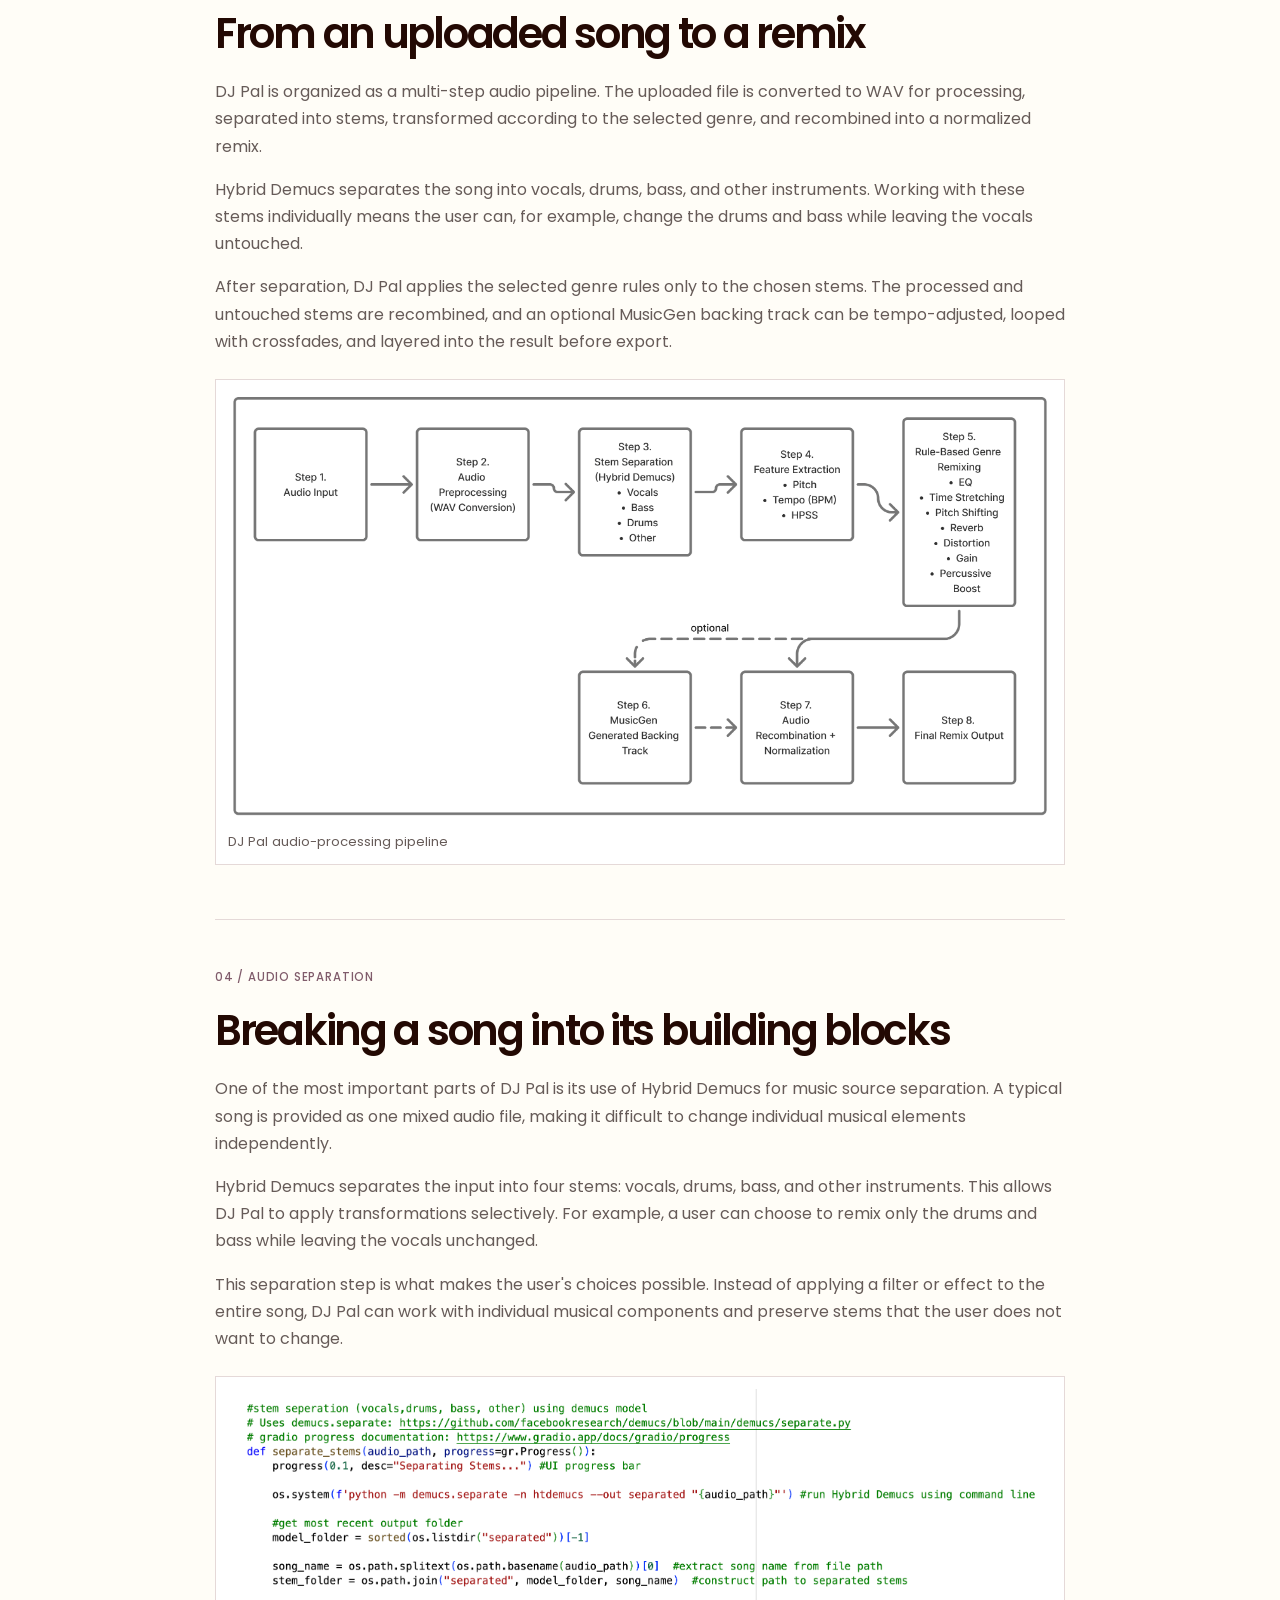
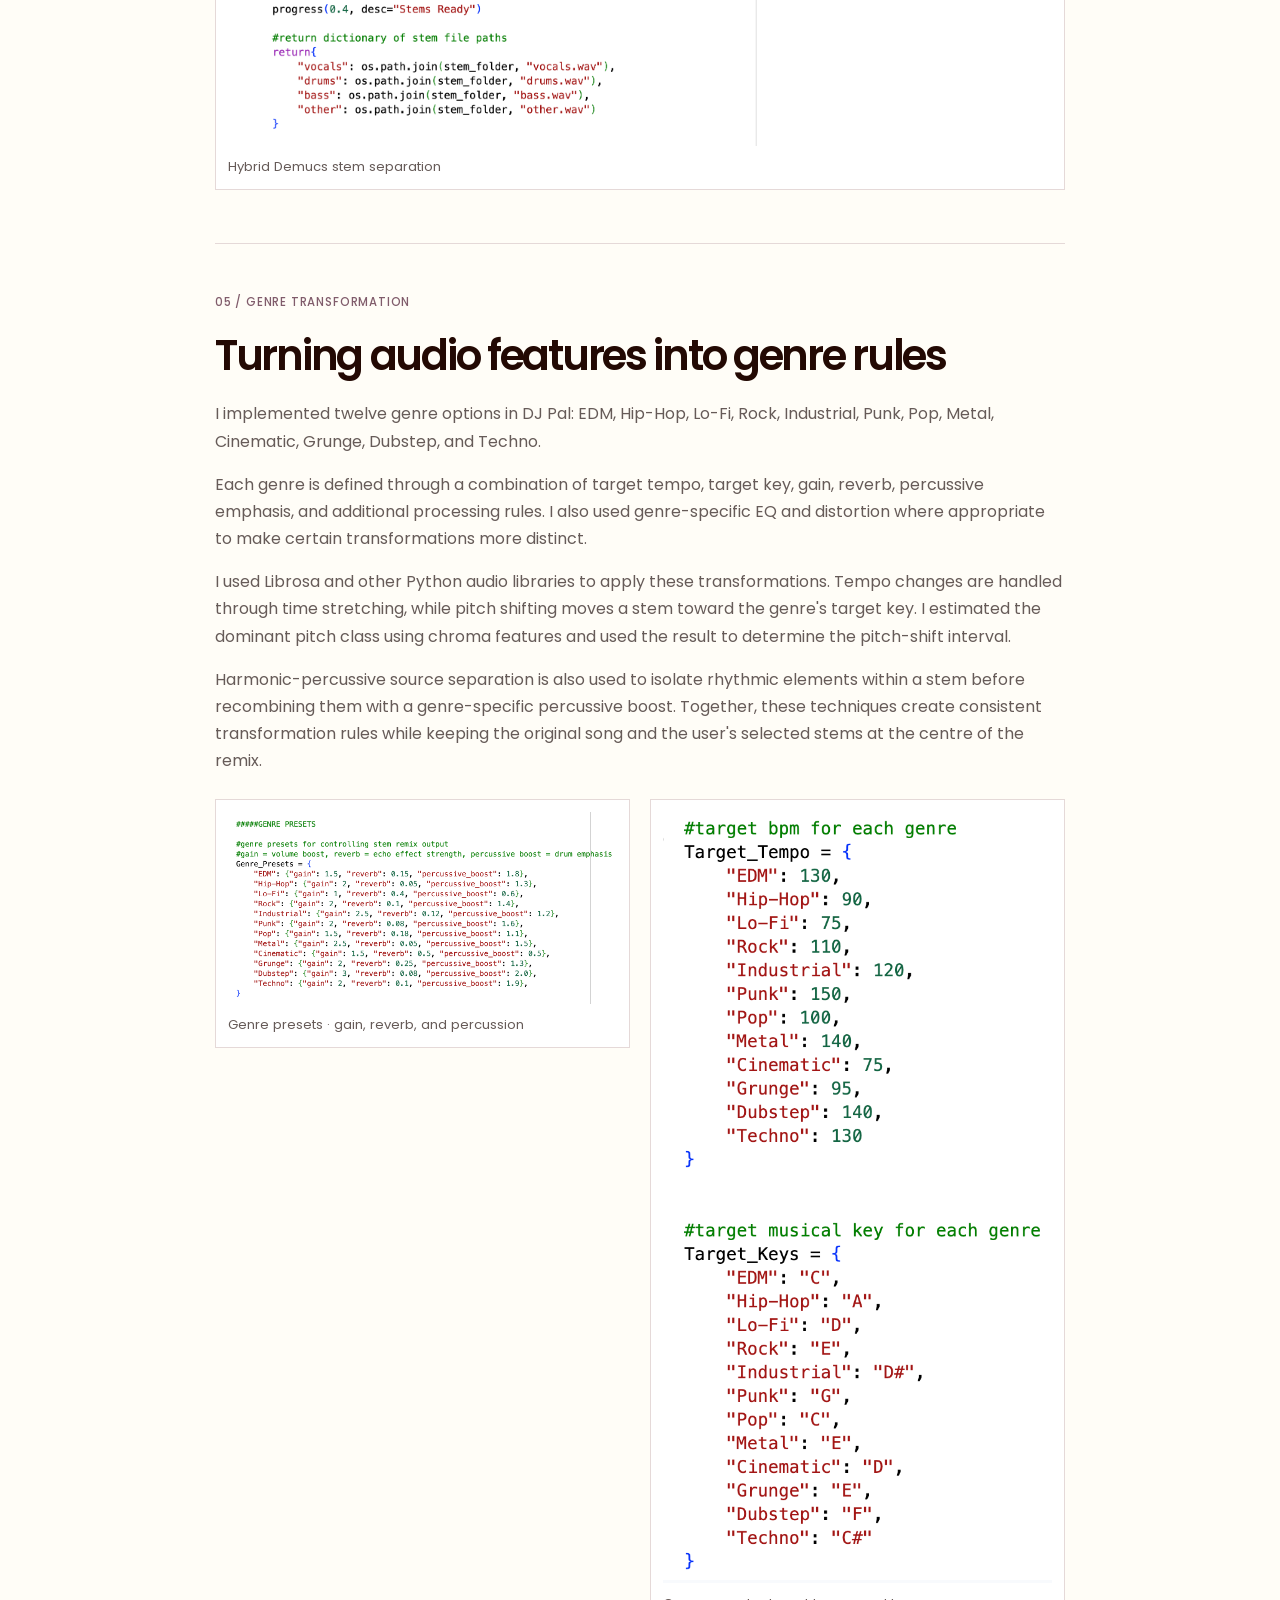
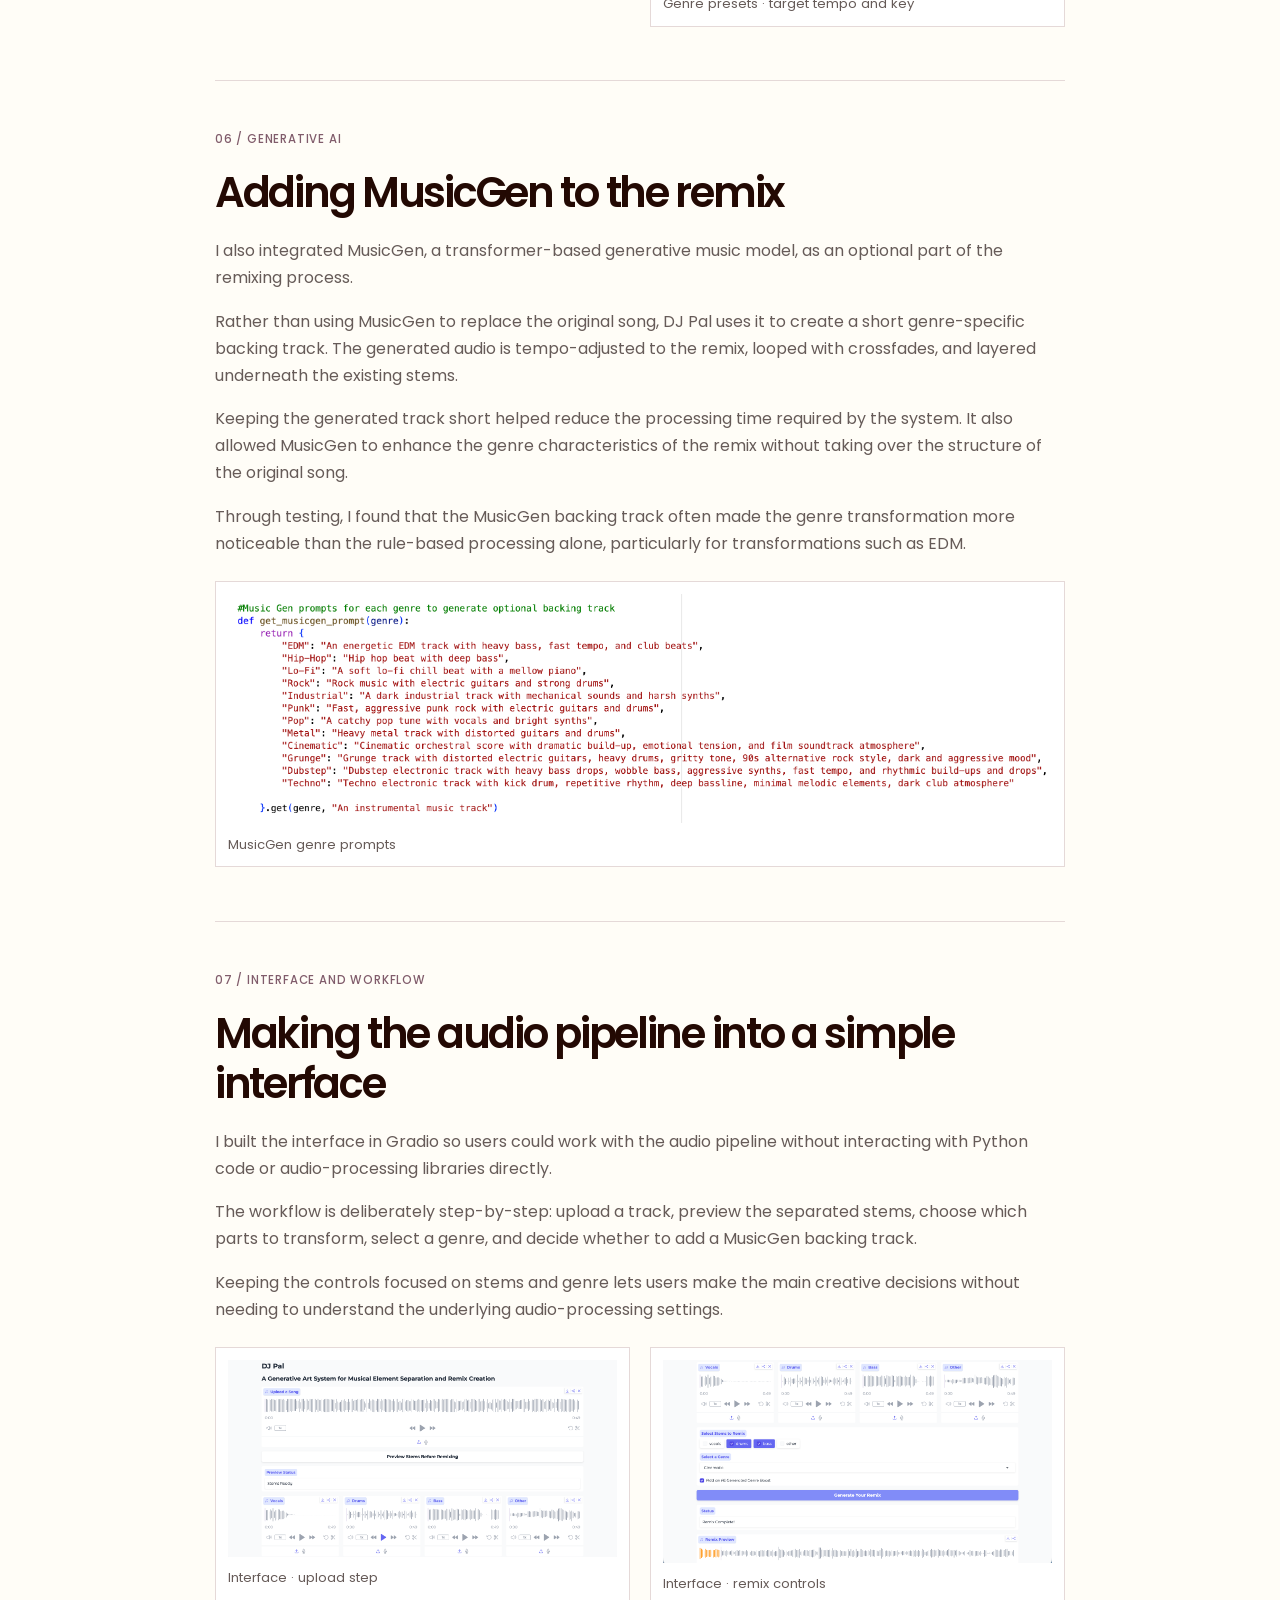
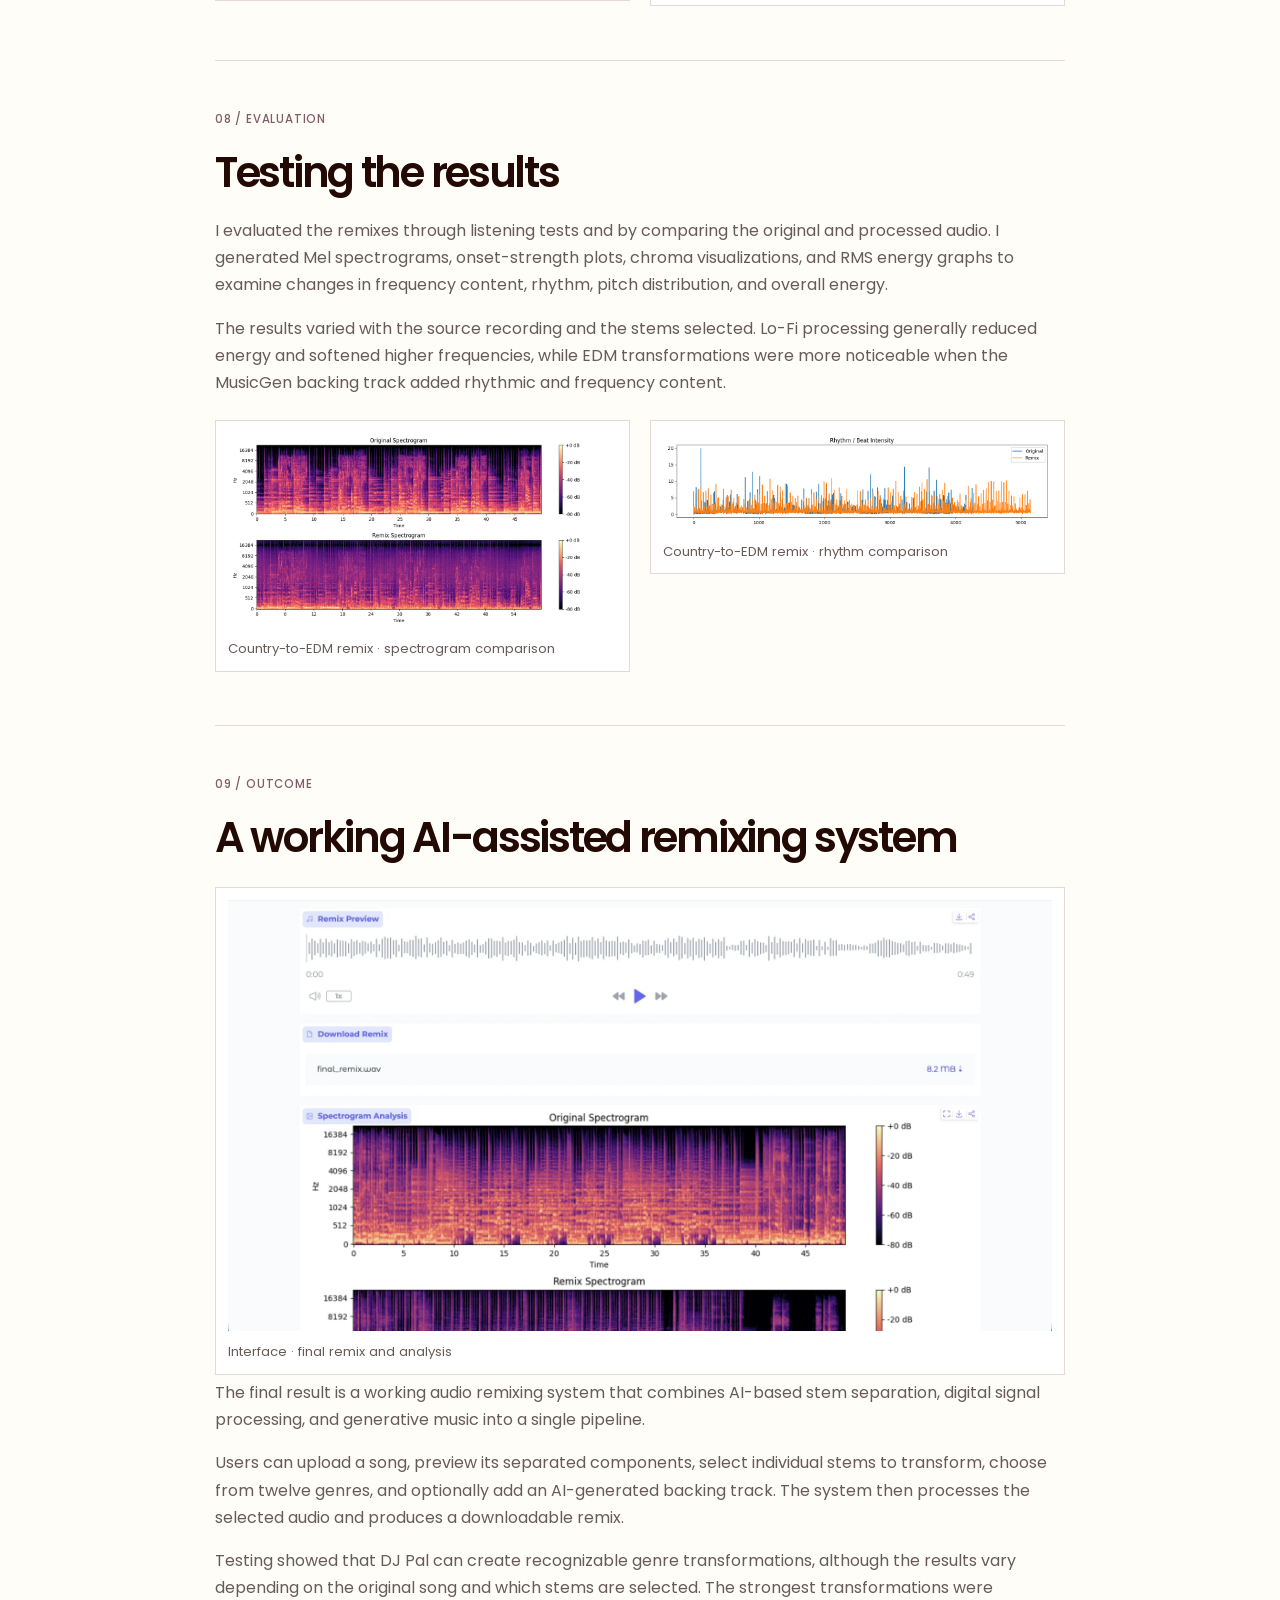
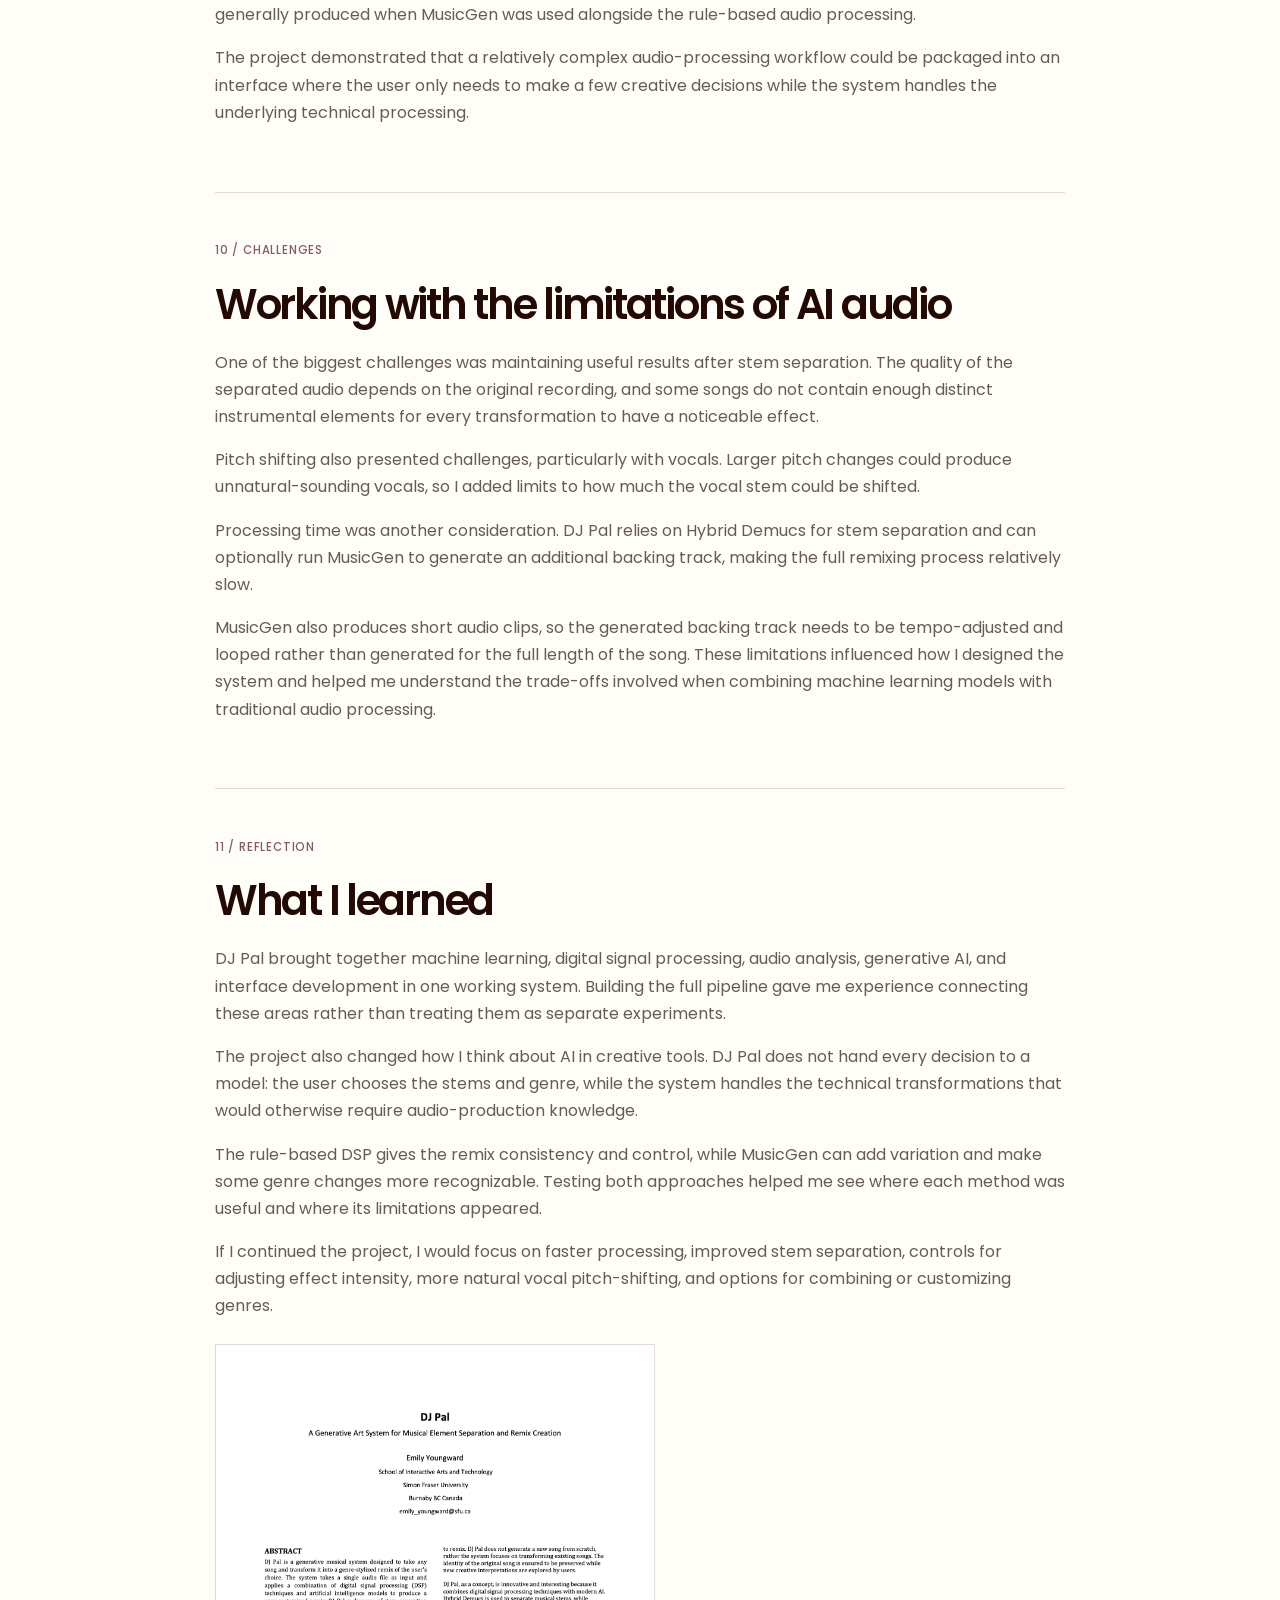
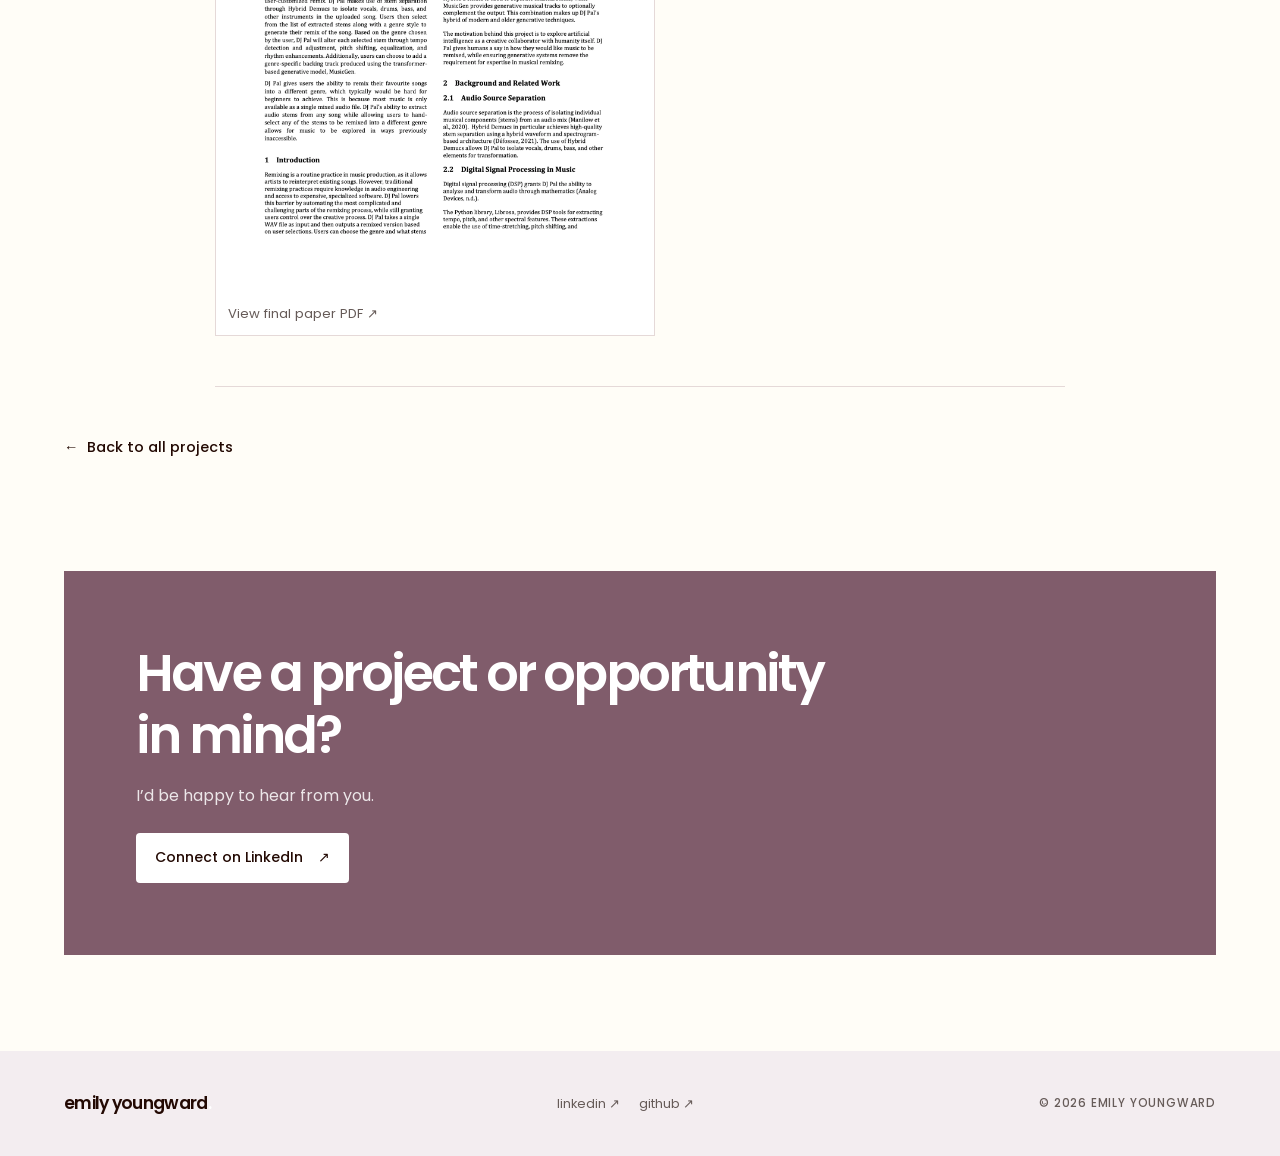
<file: projects/dj-pal.html>
<!doctype html>
<html lang="en">
  <head>
    <meta charset="UTF-8" />
    <meta name="viewport" content="width=device-width, initial-scale=1.0" />

    <title>DJ Pal — Emily Youngward</title>
    <meta
      name="description"
      content="DJ Pal is an AI-assisted music remixing system combining source separation, digital signal processing, and user-directed genre transformations."
    />
    <meta property="og:type" content="website" />
    <meta property="og:site_name" content="Emily Youngward" />
    <meta property="og:title" content="DJ Pal — Emily Youngward" />
    <meta
      property="og:description"
      content="DJ Pal is an AI-assisted music remixing system combining source separation, digital signal processing, and user-directed genre transformations."
    />

    <link rel="preconnect" href="https://fonts.googleapis.com" />
    <link rel="preconnect" href="https://fonts.gstatic.com" crossorigin />
    <link
      href="https://fonts.googleapis.com/css2?family=Poppins:wght@400;500;600;700&amp;display=swap"
      rel="stylesheet"
    />
    <link rel="icon" type="image/svg+xml" href="../images/favicon.svg" />
    <link rel="stylesheet" href="../css/style.css" />
    <script src="../javascript/main.js" defer></script>
  </head>

  <body class="dj-pal-page">
    <a class="skip-link" href="#main-content">Skip to content</a>

    <!-- Shared site navigation -->
    <header class="site-header">
      <div class="header-inner">
        <a
          class="wordmark"
          href="../index.html"
          aria-label="Emily Youngward home"
        >
          emily youngward<span>.</span>
        </a>

        <button
          class="menu-toggle"
          type="button"
          aria-label="Open navigation"
          aria-expanded="false"
          aria-controls="primary-navigation"
        >
          <span></span>
          <span></span>
        </button>

        <nav
          class="site-nav"
          id="primary-navigation"
          aria-label="Main navigation"
        >
          <a class="nav-link" href="../index.html">home</a>
          <a class="nav-link active" href="../work.html" aria-current="page"
            >projects</a
          >
          <a class="nav-link" href="../about.html">about me</a>
          <a class="nav-contact" href="../index.html#contact">contact</a>
        </nav>
      </div>
    </header>

    <main id="main-content">
      <!-- Project introduction -->
      <section class="project-detail-hero section-shell">
        <a class="back-link" href="../work.html">
          <span aria-hidden="true">←</span> All projects
        </a>

        <p class="project-type">
          AI · Audio Processing · Creative Technology · Spring 2026
        </p>

        <h1>DJ <span class="accent-text">pal.</span></h1>

        <p class="project-detail-intro">
          A generative music system that combines AI, digital signal processing,
          and user-controlled remixing to transform uploaded songs into
          genre-stylized remixes.
        </p>

        <div class="project-meta">
          <div class="project-meta-item">
            <span>Role</span>
            <p>Solo project · AI, audio processing &amp; development</p>
          </div>

          <div class="project-meta-item">
            <span>Project type</span>
            <p>Generative music system · Creative technology</p>
          </div>

          <div class="project-meta-item">
            <span>Tools &amp; technologies</span>
            <p>
              Python · Hybrid Demucs · Librosa · MusicGen · Gradio · PyDub ·
              NumPy · PyTorch
            </p>
          </div>

          <div class="project-meta-item">
            <span>Timeline</span>
            <p>Spring 2026 Semester</p>
          </div>
        </div>

        <div class="project-detail-actions">
          <a
            class="button button-primary"
            href="https://github.com/eyoung-15/IAT460_DJPal_Final_Project"
          >
            View GitHub repository <span aria-hidden="true">↗</span>
          </a>
        </div>
      </section>

      <!-- Main project image -->
      <section class="project-detail-cover section-shell">
        <div class="project-cover-placeholder">
          <img
            src="../images/DJ_Pal_Interface.png"
            alt="DJ Pal Gradio interface showing the remixing controls"
            decoding="async"
            fetchpriority="high"
          />
        </div>
      </section>

      <!-- Project information -->
      <section class="project-detail-body section-shell">
        <article class="project-detail-section">
          <p class="eyebrow">01 / Overview</p>
          <h2>A more accessible way to experiment with music remixing</h2>

          <p>
            DJ Pal is a generative music remixing system I developed as a solo
            project. I wanted to make it possible for someone without
            audio-engineering experience to experiment with a remix without
            having to edit individual tracks manually.
          </p>
          <p>
            The user makes two main creative decisions: which parts of the song
            to transform and which genre to explore. DJ Pal handles the
            technical work, using Hybrid Demucs to separate the song into
            vocals, drums, bass, and other instruments before applying
            genre-specific processing to the selected stems.
          </p>
          <p>
            The processing combines tempo and pitch changes with equalization,
            reverb, distortion, gain adjustments, and percussive emphasis.
            MusicGen can also generate a short backing track that adds another
            layer to the remix.
          </p>
          <p>
            I was interested in using AI as a creative collaborator rather than
            asking it to generate an entirely new song. The original recording
            remains the foundation, while the system takes care of the more
            technical steps and leaves the creative choices with the user.
          </p>
        </article>

        <article class="project-detail-section">
          <p class="eyebrow">02 / Motivation</p>
          <h2>Exploring AI as a creative collaborator</h2>

          <p>
            Remixing is a common part of music production, but creating a remix
            traditionally requires knowledge of audio engineering and access to
            specialized software. I wanted to explore whether AI and automated
            audio processing could handle some of that technical complexity
            while still allowing the person using the system to make creative
            decisions.
          </p>

          <p>
            This led to the idea for DJ Pal: instead of asking a user to learn
            how to manipulate individual audio tracks, the system handles the
            technical processing while the user decides what parts of the song
            to change and what genre they want to explore.
          </p>

          <p>
            The project also gave me an opportunity to explore computational
            creativity through music. I was particularly interested in how a
            system could transform an existing creative work rather than simply
            generate something completely new.
          </p>

          <a
            class="project-poster project-poster--portrait"
            href="../pdfs/DJ_Pal_Project_Proposal.pdf"
            target="_blank"
            rel="noopener noreferrer"
            aria-label="Open the full project proposal PDF"
          >
            <img
              loading="lazy"
              decoding="async"
              src="../images/optimized/DJ_Pal_Project_Proposal_Preview.webp"
              alt="Preview of the project proposal PDF"
              width="1391"
              height="1800"
            />
            <span class="pdf-preview-label">View project proposal PDF ↗</span>
          </a>
        </article>

        <article class="project-detail-section">
          <p class="eyebrow">03 / System architecture</p>
          <h2>From an uploaded song to a remix</h2>

          <p>
            DJ Pal is organized as a multi-step audio pipeline. The uploaded
            file is converted to WAV for processing, separated into stems,
            transformed according to the selected genre, and recombined into a
            normalized remix.
          </p>

          <p>
            Hybrid Demucs separates the song into vocals, drums, bass, and other
            instruments. Working with these stems individually means the user
            can, for example, change the drums and bass while leaving the vocals
            untouched.
          </p>
          <p>
            After separation, DJ Pal applies the selected genre rules only to
            the chosen stems. The processed and untouched stems are recombined,
            and an optional MusicGen backing track can be tempo-adjusted, looped
            with crossfades, and layered into the result before export.
          </p>

          <div class="project-poster-grid project-poster-grid--architecture">
            <a
              class="project-poster"
              href="../images/DJ_Pal_system_diagram.png"
              target="_blank"
              rel="noopener"
            >
              <img
                loading="lazy"
                src="../images/DJ_Pal_system_diagram.png"
                alt="Diagram of the DJ Pal audio-processing pipeline"
                decoding="async"
              />
              <span>DJ Pal audio-processing pipeline</span>
            </a>
          </div>
        </article>

        <article class="project-detail-section">
          <p class="eyebrow">04 / Audio separation</p>
          <h2>Breaking a song into its building blocks</h2>

          <p>
            One of the most important parts of DJ Pal is its use of Hybrid
            Demucs for music source separation. A typical song is provided as
            one mixed audio file, making it difficult to change individual
            musical elements independently.
          </p>

          <p>
            Hybrid Demucs separates the input into four stems: vocals, drums,
            bass, and other instruments. This allows DJ Pal to apply
            transformations selectively. For example, a user can choose to remix
            only the drums and bass while leaving the vocals unchanged.
          </p>

          <p>
            This separation step is what makes the user's choices possible.
            Instead of applying a filter or effect to the entire song, DJ Pal
            can work with individual musical components and preserve stems that
            the user does not want to change.
          </p>

          <div class="project-poster-grid project-poster-grid--single">
            <a
              class="project-poster"
              href="../images/stem_seperation_code.png"
              target="_blank"
              rel="noopener"
            >
              <img
                loading="lazy"
                src="../images/stem_seperation_code.png"
                alt="Code that uses Hybrid Demucs to separate the uploaded song into stems"
                decoding="async"
              />
              <span>Hybrid Demucs stem separation</span>
            </a>
          </div>
        </article>

        <article class="project-detail-section">
          <p class="eyebrow">05 / Genre transformation</p>
          <h2>Turning audio features into genre rules</h2>

          <p>
            I implemented twelve genre options in DJ Pal: EDM, Hip-Hop, Lo-Fi,
            Rock, Industrial, Punk, Pop, Metal, Cinematic, Grunge, Dubstep, and
            Techno.
          </p>

          <p>
            Each genre is defined through a combination of target tempo, target
            key, gain, reverb, percussive emphasis, and additional processing
            rules. I also used genre-specific EQ and distortion where
            appropriate to make certain transformations more distinct.
          </p>

          <p>
            I used Librosa and other Python audio libraries to apply these
            transformations. Tempo changes are handled through time stretching,
            while pitch shifting moves a stem toward the genre's target key. I
            estimated the dominant pitch class using chroma features and used
            the result to determine the pitch-shift interval.
          </p>

          <p>
            Harmonic-percussive source separation is also used to isolate
            rhythmic elements within a stem before recombining them with a
            genre-specific percussive boost. Together, these techniques create
            consistent transformation rules while keeping the original song and
            the user's selected stems at the centre of the remix.
          </p>

          <div class="project-poster-grid project-poster-grid--genre">
            <a
              class="project-poster"
              href="../images/genre_presets_1.png"
              target="_blank"
              rel="noopener"
            >
              <img
                loading="lazy"
                src="../images/genre_presets_1.png"
                alt="Code defining genre-specific gain, reverb, and percussive boost values"
                decoding="async"
              />
              <span>Genre presets · gain, reverb, and percussion</span>
            </a>
            <a
              class="project-poster"
              href="../images/genre_presets_2.png"
              target="_blank"
              rel="noopener"
            >
              <img
                loading="lazy"
                src="../images/genre_presets_2.png"
                alt="Code defining target tempo and key values for each genre"
                decoding="async"
              />
              <span>Genre presets · target tempo and key</span>
            </a>
          </div>
        </article>

        <article class="project-detail-section">
          <p class="eyebrow">06 / Generative AI</p>
          <h2>Adding MusicGen to the remix</h2>

          <p>
            I also integrated MusicGen, a transformer-based generative music
            model, as an optional part of the remixing process.
          </p>

          <p>
            Rather than using MusicGen to replace the original song, DJ Pal uses
            it to create a short genre-specific backing track. The generated
            audio is tempo-adjusted to the remix, looped with crossfades, and
            layered underneath the existing stems.
          </p>

          <p>
            Keeping the generated track short helped reduce the processing time
            required by the system. It also allowed MusicGen to enhance the
            genre characteristics of the remix without taking over the structure
            of the original song.
          </p>

          <p>
            Through testing, I found that the MusicGen backing track often made
            the genre transformation more noticeable than the rule-based
            processing alone, particularly for transformations such as EDM.
          </p>

          <div class="project-poster-grid project-poster-grid--single">
            <a
              class="project-poster"
              href="../images/musicgen_prompts.png"
              target="_blank"
              rel="noopener"
            >
              <img
                loading="lazy"
                src="../images/musicgen_prompts.png"
                alt="Code defining the prompts used to generate genre-specific backing tracks"
                decoding="async"
              />
              <span>MusicGen genre prompts</span>
            </a>
          </div>
        </article>

        <article class="project-detail-section">
          <p class="eyebrow">07 / Interface and workflow</p>
          <h2>Making the audio pipeline into a simple interface</h2>

          <p>
            I built the interface in Gradio so users could work with the audio
            pipeline without interacting with Python code or audio-processing
            libraries directly.
          </p>

          <p>
            The workflow is deliberately step-by-step: upload a track, preview
            the separated stems, choose which parts to transform, select a
            genre, and decide whether to add a MusicGen backing track.
          </p>
          <p>
            Keeping the controls focused on stems and genre lets users make the
            main creative decisions without needing to understand the underlying
            audio-processing settings.
          </p>

          <div class="project-poster-grid project-poster-grid--interface">
            <a
              class="project-poster"
              href="../images/dj_pal_upload.png"
              target="_blank"
              rel="noopener"
            >
              <img
                loading="lazy"
                src="../images/dj_pal_upload.png"
                alt="Gradio interface for uploading an audio file"
                decoding="async"
              />
              <span>Interface · upload step</span>
            </a>
            <a
              class="project-poster"
              href="../images/DJ_Pal_Interface.png"
              target="_blank"
              rel="noopener"
            >
              <img
                loading="lazy"
                src="../images/DJ_Pal_Interface.png"
                alt="Gradio interface for selecting stems, genre, and MusicGen"
                decoding="async"
              />
              <span>Interface · remix controls</span>
            </a>
          </div>
        </article>

        <article class="project-detail-section">
          <p class="eyebrow">08 / Evaluation</p>
          <h2>Testing the results</h2>

          <p>
            I evaluated the remixes through listening tests and by comparing the
            original and processed audio. I generated Mel spectrograms,
            onset-strength plots, chroma visualizations, and RMS energy graphs
            to examine changes in frequency content, rhythm, pitch distribution,
            and overall energy.
          </p>

          <p>
            The results varied with the source recording and the stems selected.
            Lo-Fi processing generally reduced energy and softened higher
            frequencies, while EDM transformations were more noticeable when the
            MusicGen backing track added rhythmic and frequency content.
          </p>

          <div class="project-poster-grid project-poster-grid--comparison">
            <a
              class="project-poster"
              href="../images/country-edm-spectrogram.png"
              target="_blank"
              rel="noopener"
            >
              <img
                loading="lazy"
                src="../images/optimized/country-edm-spectrogram.webp"
                alt="Mel spectrogram comparison of the original country track and its EDM remix with MusicGen"
                decoding="async"
                width="1200"
                height="600"
              />
              <span>Country-to-EDM remix · spectrogram comparison</span>
            </a>
            <a
              class="project-poster"
              href="../images/country-edm-rhythm.png"
              target="_blank"
              rel="noopener"
            >
              <img
                loading="lazy"
                src="../images/country-edm-rhythm.png"
                alt="Rhythm comparison of the original country track and its EDM remix with MusicGen"
                decoding="async"
              />
              <span>Country-to-EDM remix · rhythm comparison</span>
            </a>
          </div>
        </article>

        <article class="project-detail-section">
          <p class="eyebrow">09 / Outcome</p>
          <h2>A working AI-assisted remixing system</h2>

          <div class="project-poster-grid project-poster-grid--single">
            <a
              class="project-poster"
              href="../images/dj_pal_remix_preview_ui.png"
              target="_blank"
              rel="noopener"
            >
              <img
                loading="lazy"
                src="../images/optimized/dj_pal_remix_preview_ui.webp"
                alt="Gradio interface showing the final remix preview, download, and analysis outputs"
                decoding="async"
                width="1800"
                height="942"
              />
              <span>Interface · final remix and analysis</span>
            </a>
          </div>

          <p>
            The final result is a working audio remixing system that combines
            AI-based stem separation, digital signal processing, and generative
            music into a single pipeline.
          </p>

          <p>
            Users can upload a song, preview its separated components, select
            individual stems to transform, choose from twelve genres, and
            optionally add an AI-generated backing track. The system then
            processes the selected audio and produces a downloadable remix.
          </p>

          <p>
            Testing showed that DJ Pal can create recognizable genre
            transformations, although the results vary depending on the original
            song and which stems are selected. The strongest transformations
            were generally produced when MusicGen was used alongside the
            rule-based audio processing.
          </p>

          <p>
            The project demonstrated that a relatively complex audio-processing
            workflow could be packaged into an interface where the user only
            needs to make a few creative decisions while the system handles the
            underlying technical processing.
          </p>
        </article>

        <article class="project-detail-section">
          <p class="eyebrow">10 / Challenges</p>
          <h2>Working with the limitations of AI audio</h2>

          <p>
            One of the biggest challenges was maintaining useful results after
            stem separation. The quality of the separated audio depends on the
            original recording, and some songs do not contain enough distinct
            instrumental elements for every transformation to have a noticeable
            effect.
          </p>

          <p>
            Pitch shifting also presented challenges, particularly with vocals.
            Larger pitch changes could produce unnatural-sounding vocals, so I
            added limits to how much the vocal stem could be shifted.
          </p>

          <p>
            Processing time was another consideration. DJ Pal relies on Hybrid
            Demucs for stem separation and can optionally run MusicGen to
            generate an additional backing track, making the full remixing
            process relatively slow.
          </p>

          <p>
            MusicGen also produces short audio clips, so the generated backing
            track needs to be tempo-adjusted and looped rather than generated
            for the full length of the song. These limitations influenced how I
            designed the system and helped me understand the trade-offs involved
            when combining machine learning models with traditional audio
            processing.
          </p>
        </article>

        <article class="project-detail-section">
          <p class="eyebrow">11 / Reflection</p>
          <h2>What I learned</h2>

          <p>
            DJ Pal brought together machine learning, digital signal processing,
            audio analysis, generative AI, and interface development in one
            working system. Building the full pipeline gave me experience
            connecting these areas rather than treating them as separate
            experiments.
          </p>

          <p>
            The project also changed how I think about AI in creative tools. DJ
            Pal does not hand every decision to a model: the user chooses the
            stems and genre, while the system handles the technical
            transformations that would otherwise require audio-production
            knowledge.
          </p>

          <p>
            The rule-based DSP gives the remix consistency and control, while
            MusicGen can add variation and make some genre changes more
            recognizable. Testing both approaches helped me see where each
            method was useful and where its limitations appeared.
          </p>

          <p>
            If I continued the project, I would focus on faster processing,
            improved stem separation, controls for adjusting effect intensity,
            more natural vocal pitch-shifting, and options for combining or
            customizing genres.
          </p>

          <a
            class="project-poster project-poster--portrait"
            href="../pdfs/DJ_Pal_Final_Paper.pdf"
            target="_blank"
            rel="noopener noreferrer"
            aria-label="Open the full final project paper PDF"
          >
            <img
              loading="lazy"
              decoding="async"
              src="../images/optimized/DJ_Pal_Final_Paper_Preview.webp"
              alt="Preview of the final paper PDF"
              width="1391"
              height="1800"
            />
            <span class="pdf-preview-label">View final paper PDF ↗</span>
          </a>
        </article>
      </section>

      <!-- Return to project gallery -->
      <section class="project-detail-navigation section-shell">
        <a class="text-link" href="../work.html">
          <span aria-hidden="true">←</span> Back to all projects
        </a>
      </section>

      <!-- Shared contact section -->
      <section class="contact-section section-shell" id="contact">
        <div class="contact-panel">
          <h2>Have a project or opportunity in mind?</h2>
          <p>I’d be happy to hear from you.</p>

          <a
            class="button button-light"
            href="https://www.linkedin.com/in/emily-youngward-a0785a405"
            target="_blank"
            rel="noopener noreferrer"
          >
            Connect on LinkedIn <span aria-hidden="true">↗</span>
          </a>
        </div>
      </section>
    </main>

    <!-- Shared footer -->
    <footer class="site-footer">
      <div class="footer-inner">
        <a class="footer-wordmark" href="../index.html">
          emily youngward<span>.</span>
        </a>

        <div class="footer-links">
          <a
            href="https://www.linkedin.com/in/emily-youngward-a0785a405"
            target="_blank"
            rel="noopener noreferrer"
            >linkedin ↗</a
          >

          <a
            href="https://github.com/eyoung-15"
            target="_blank"
            rel="noopener noreferrer"
            >github ↗</a
          >
        </div>

        <span class="footer-year">© 2026 Emily Youngward</span>
      </div>
    </footer>
  </body>
</html>
</file>
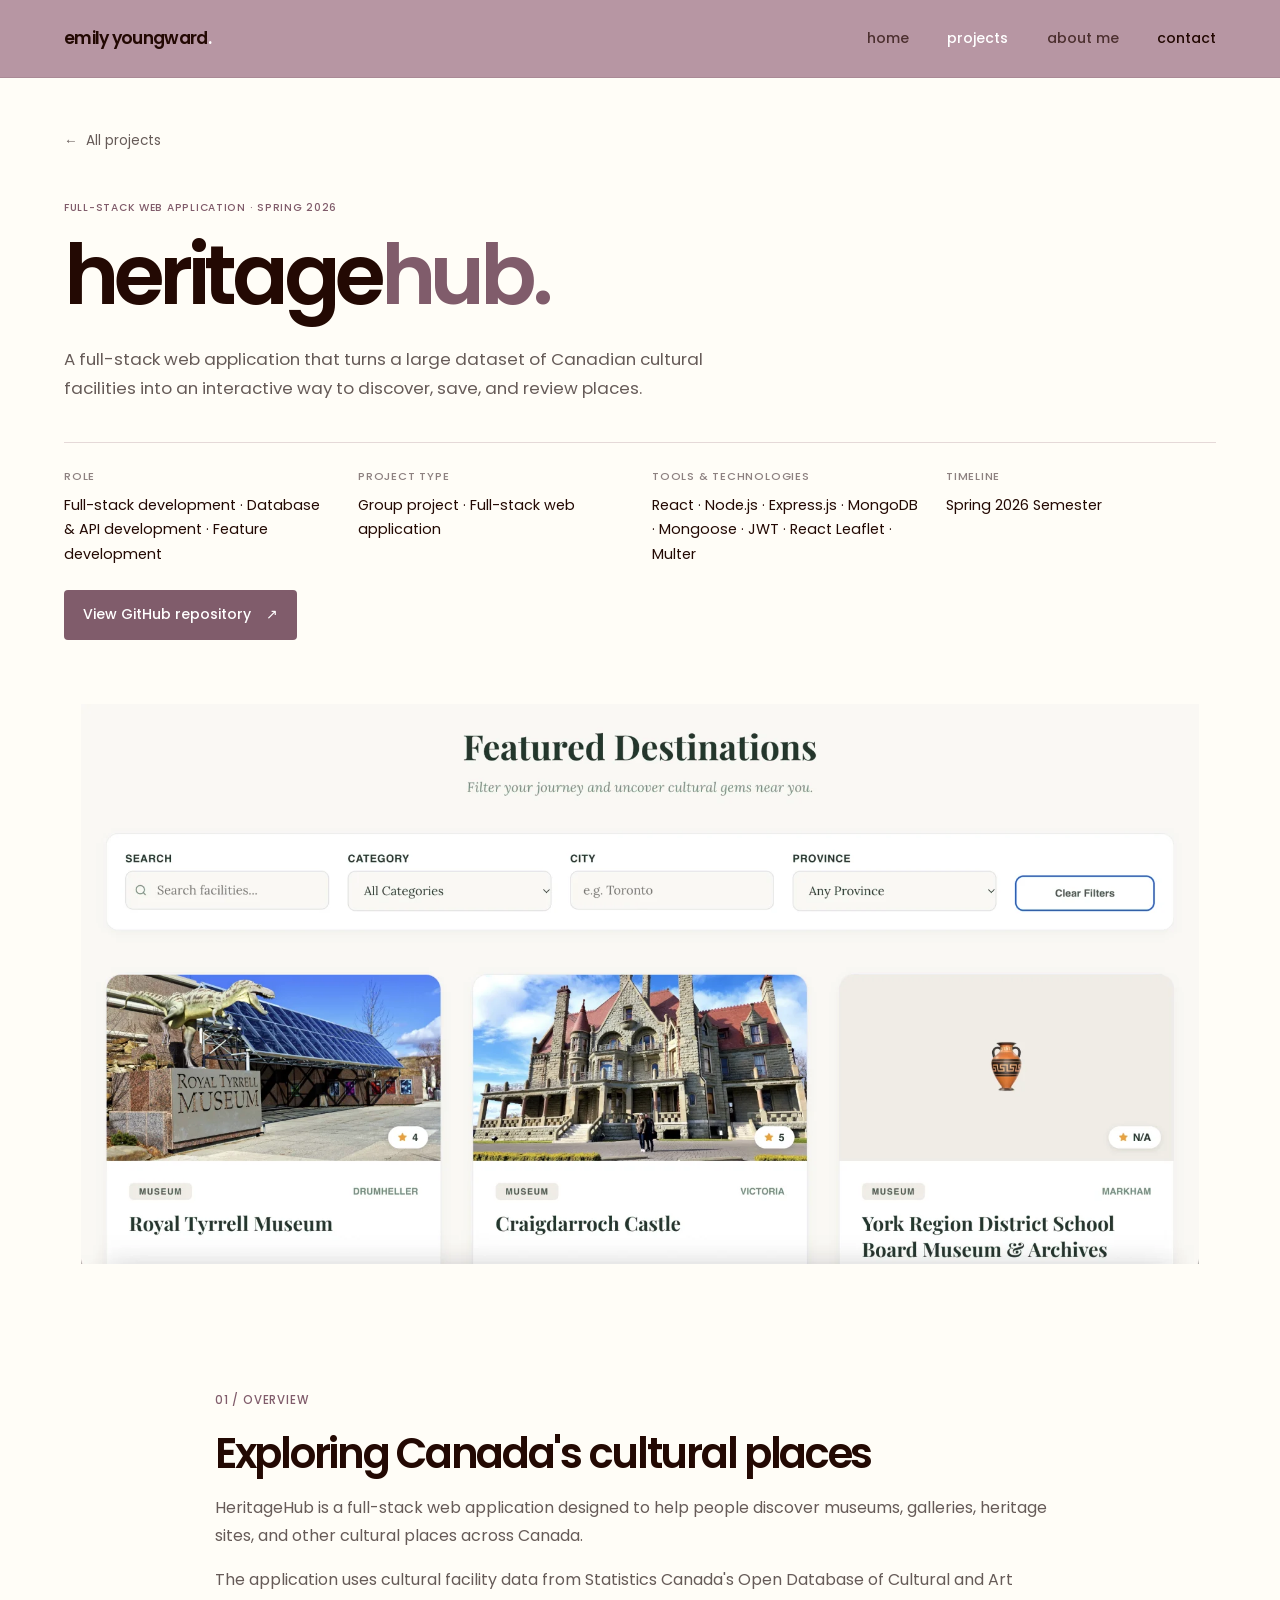
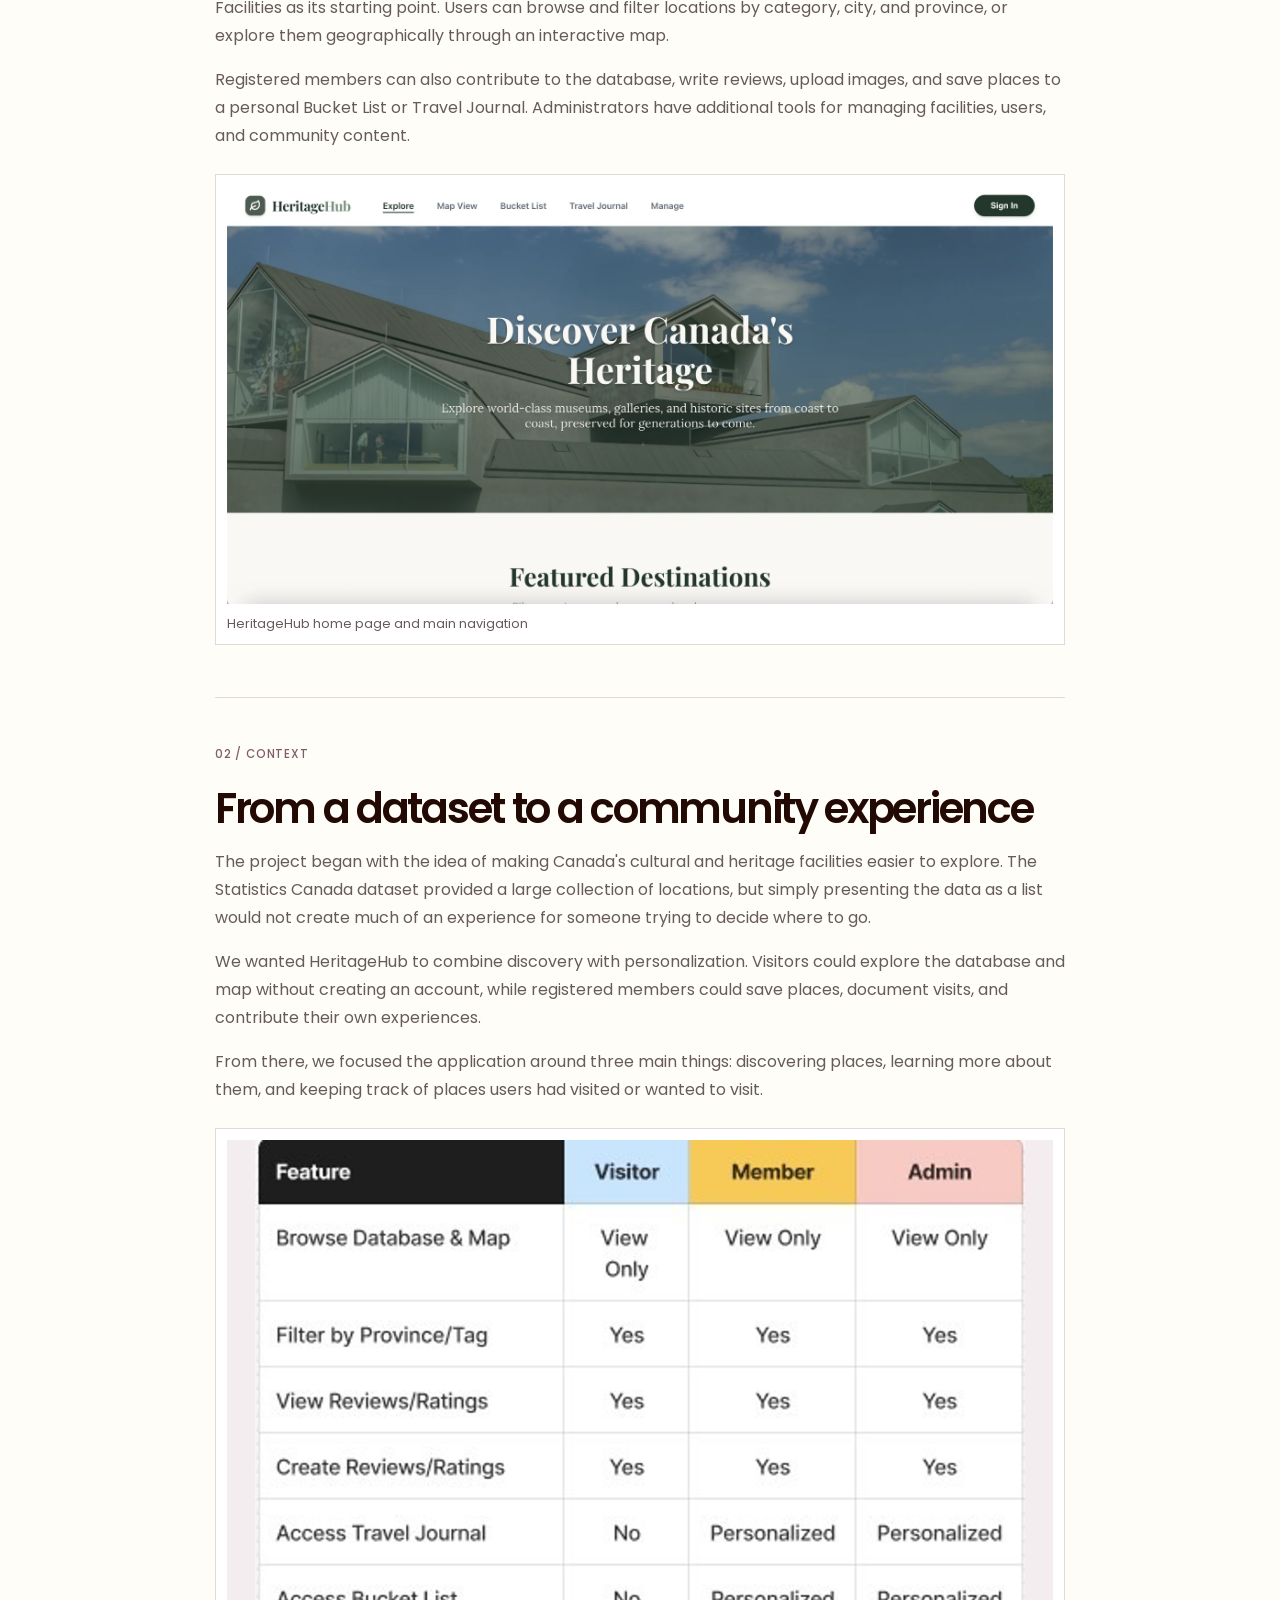
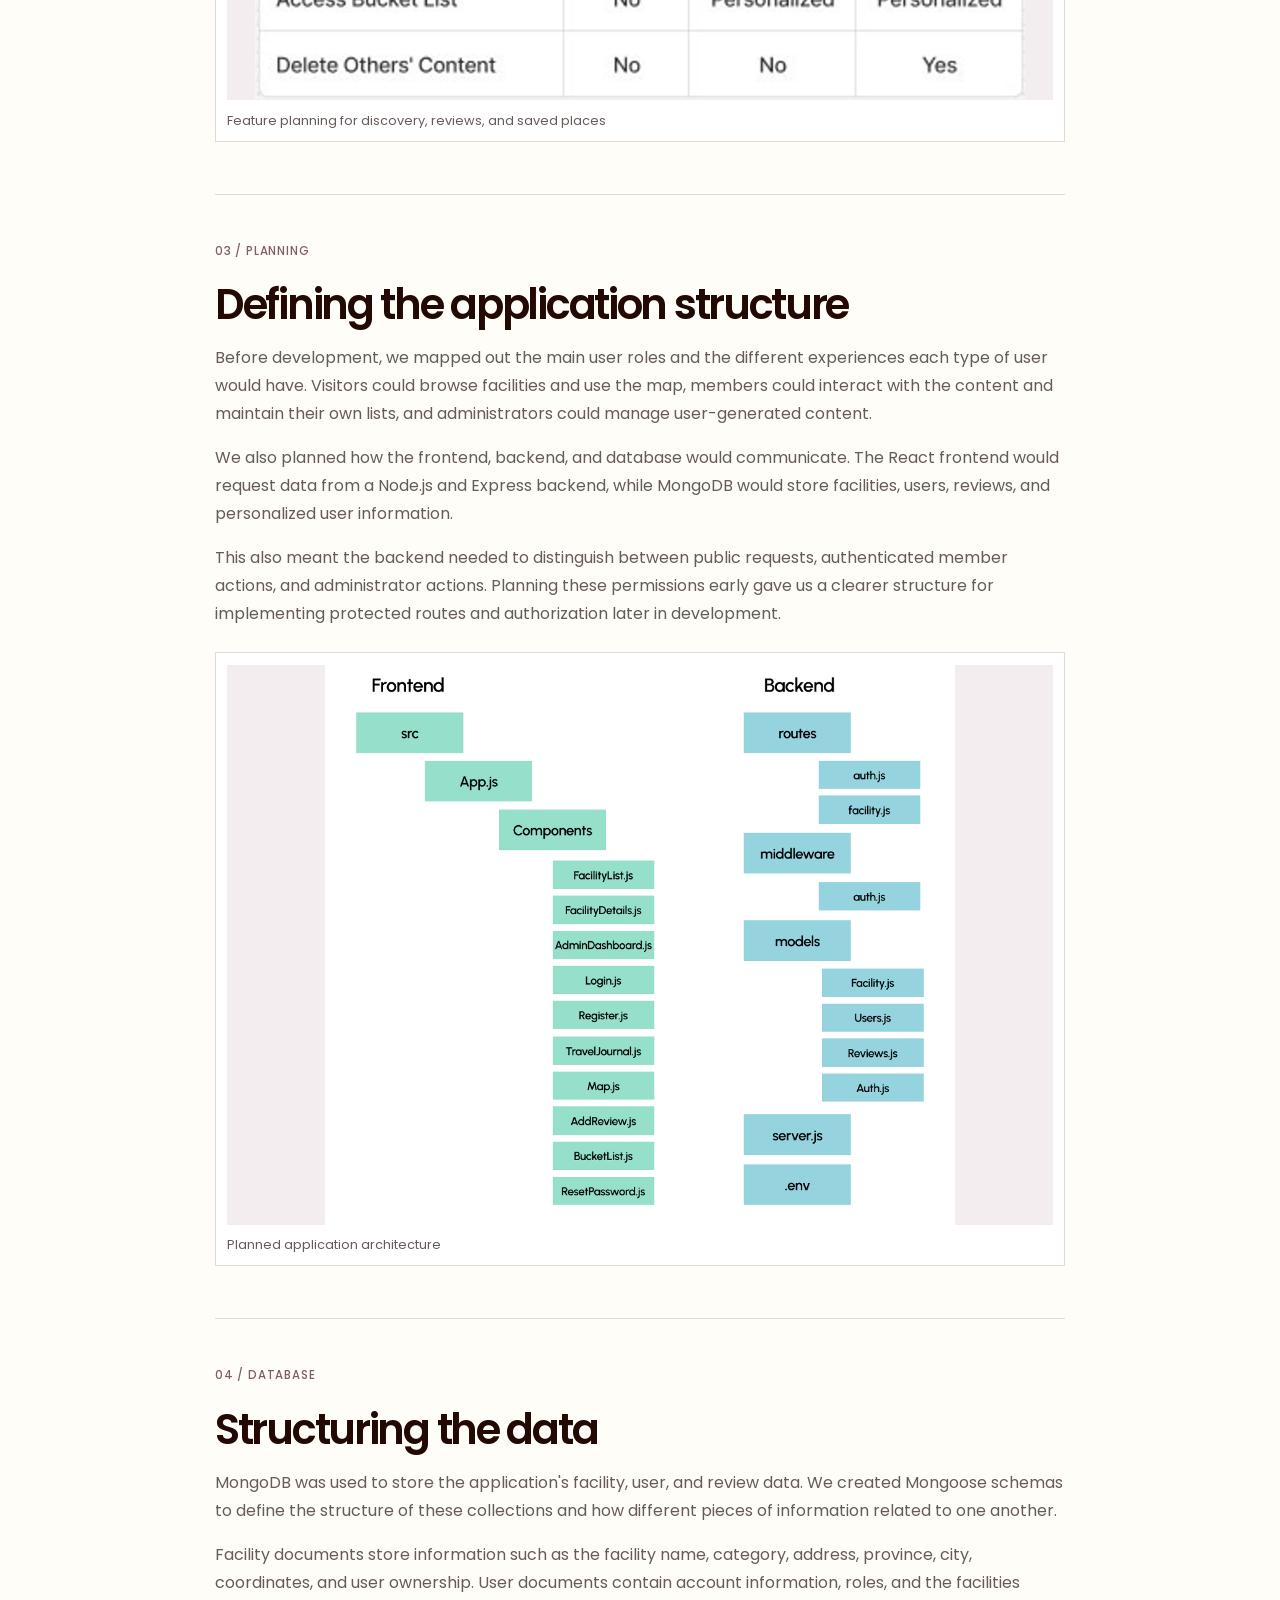
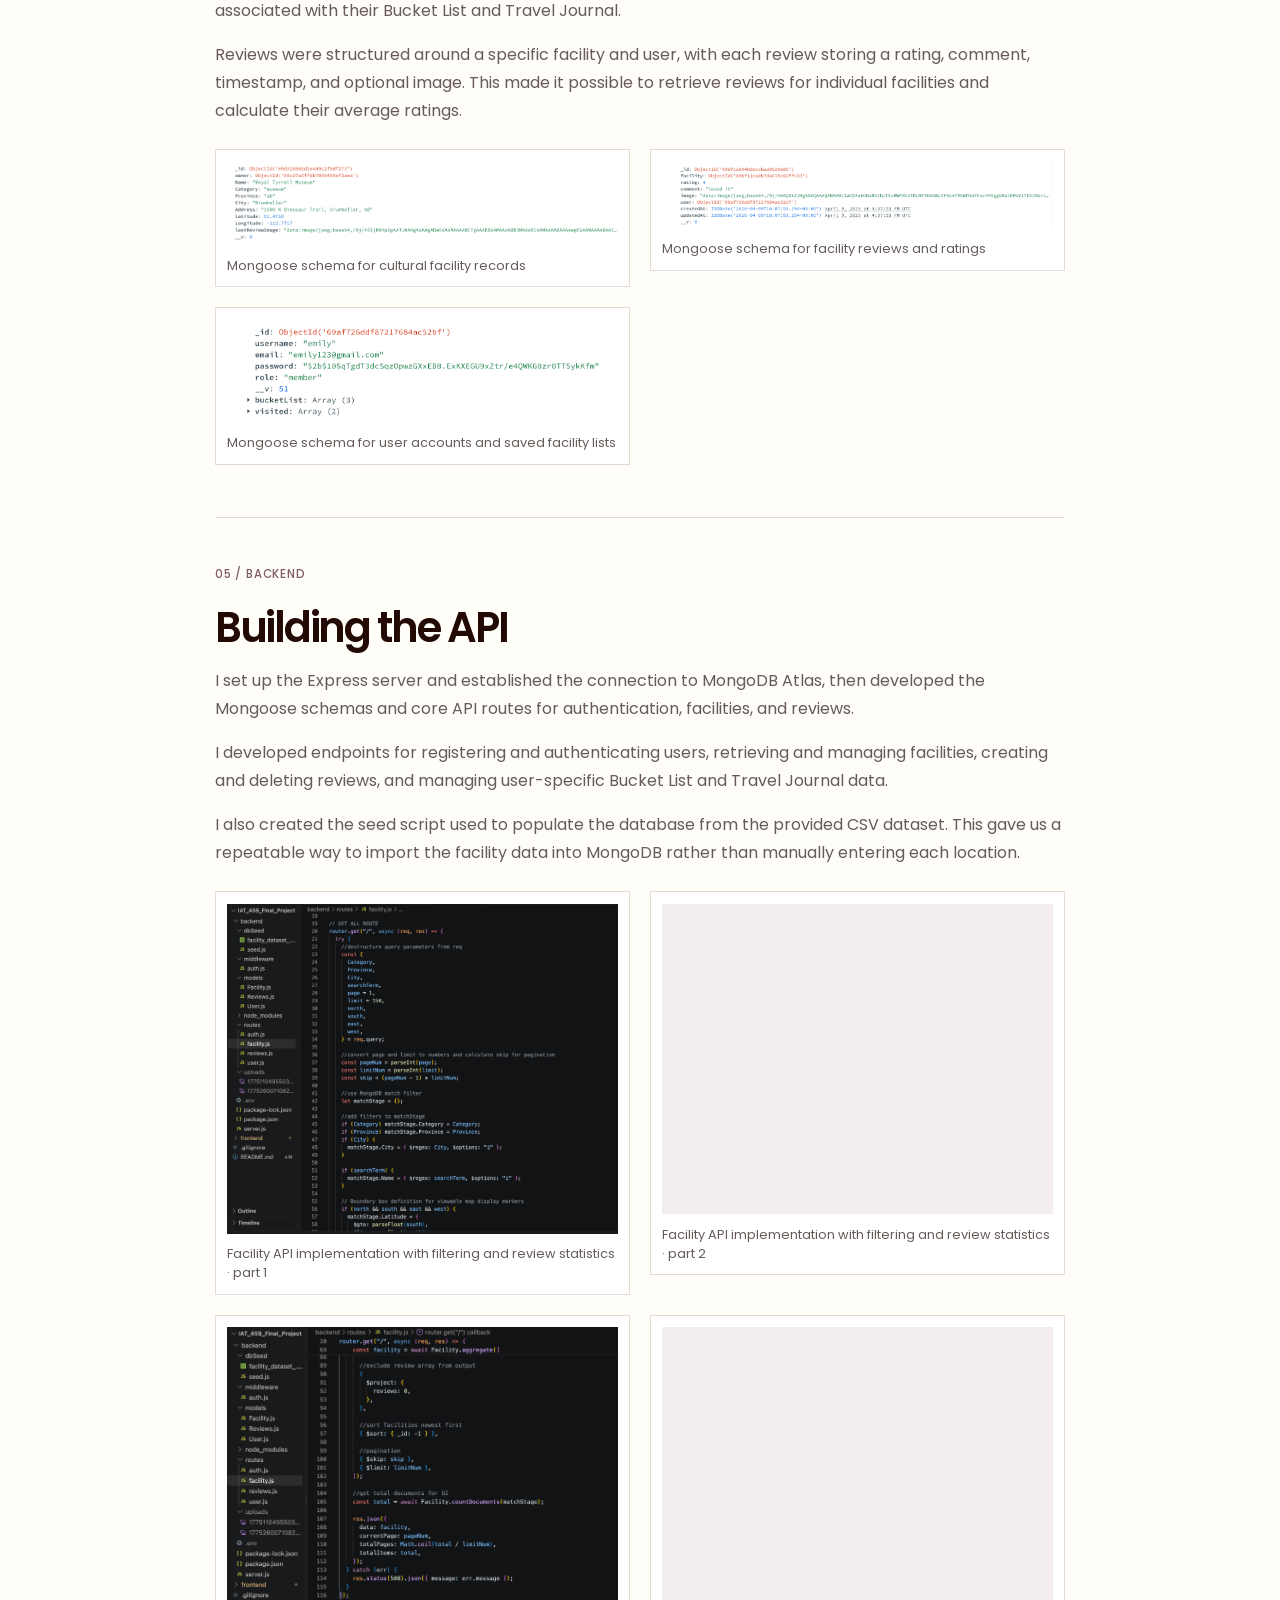
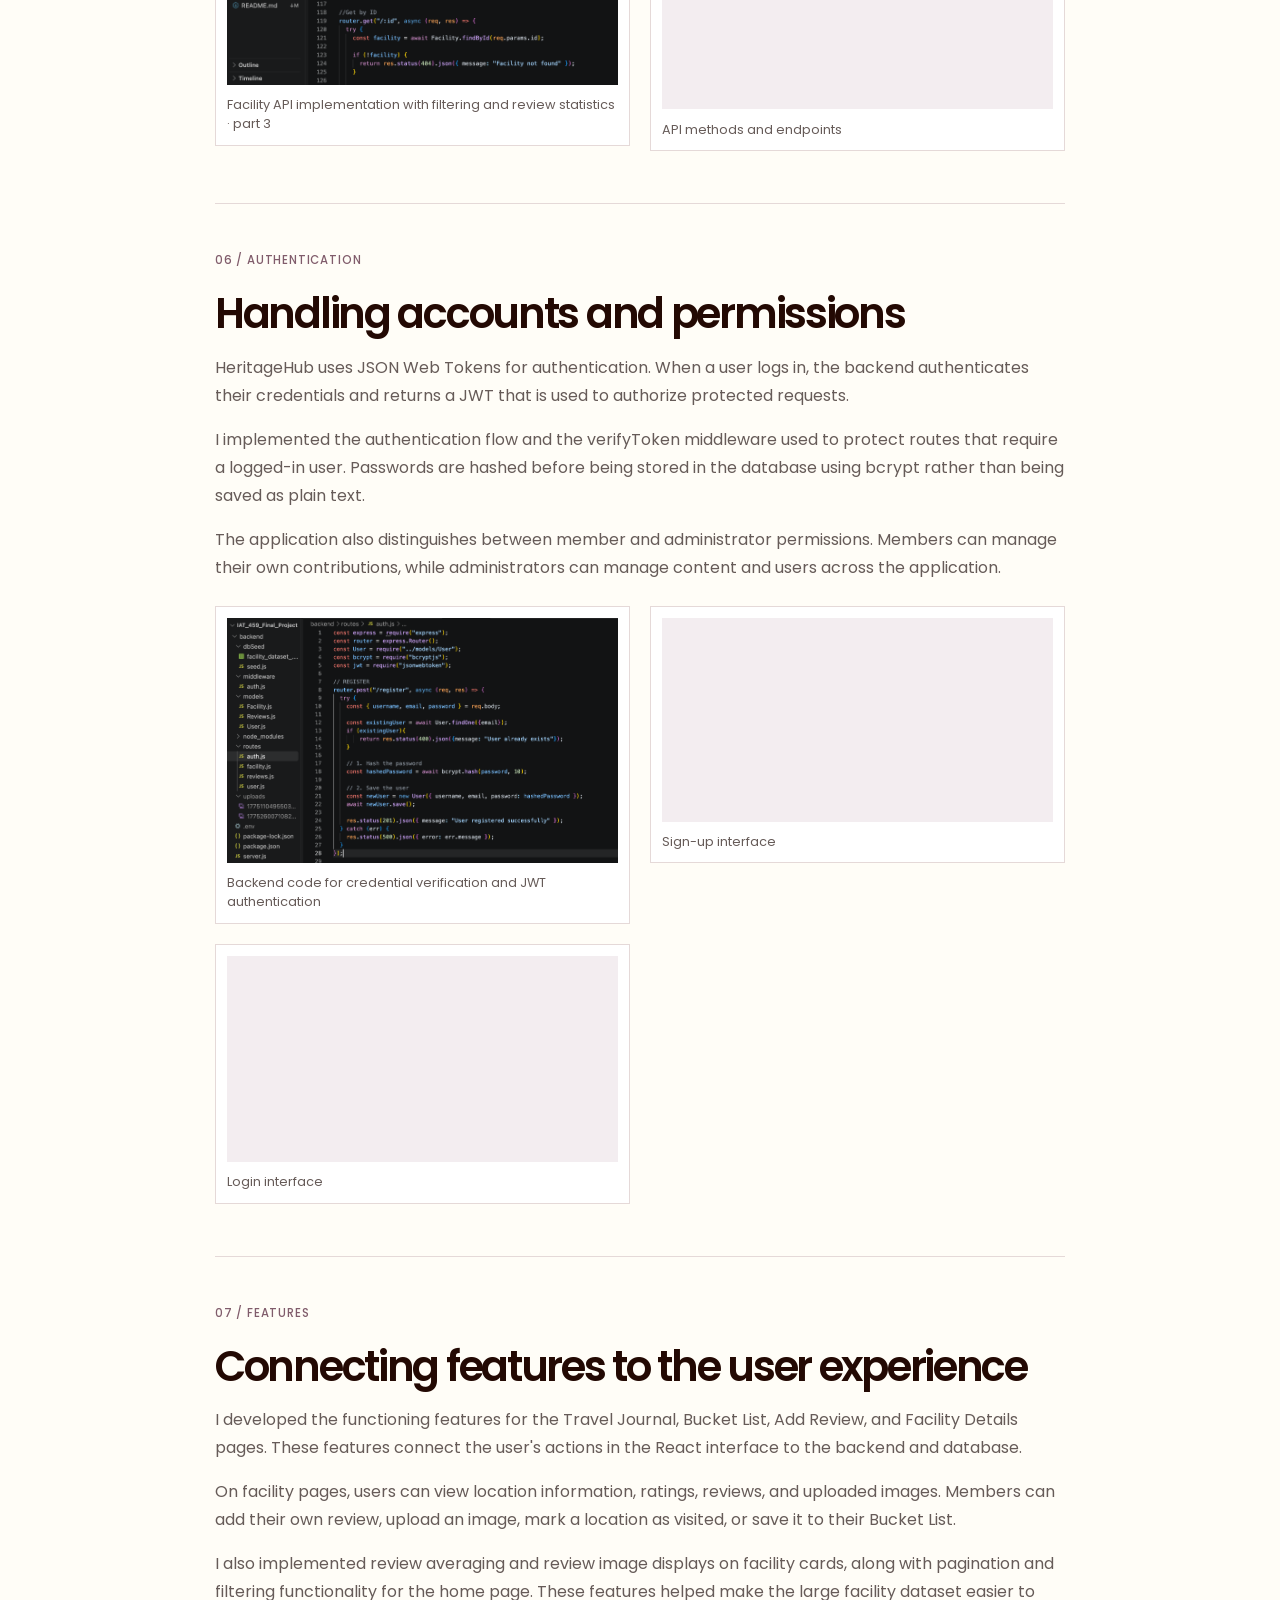
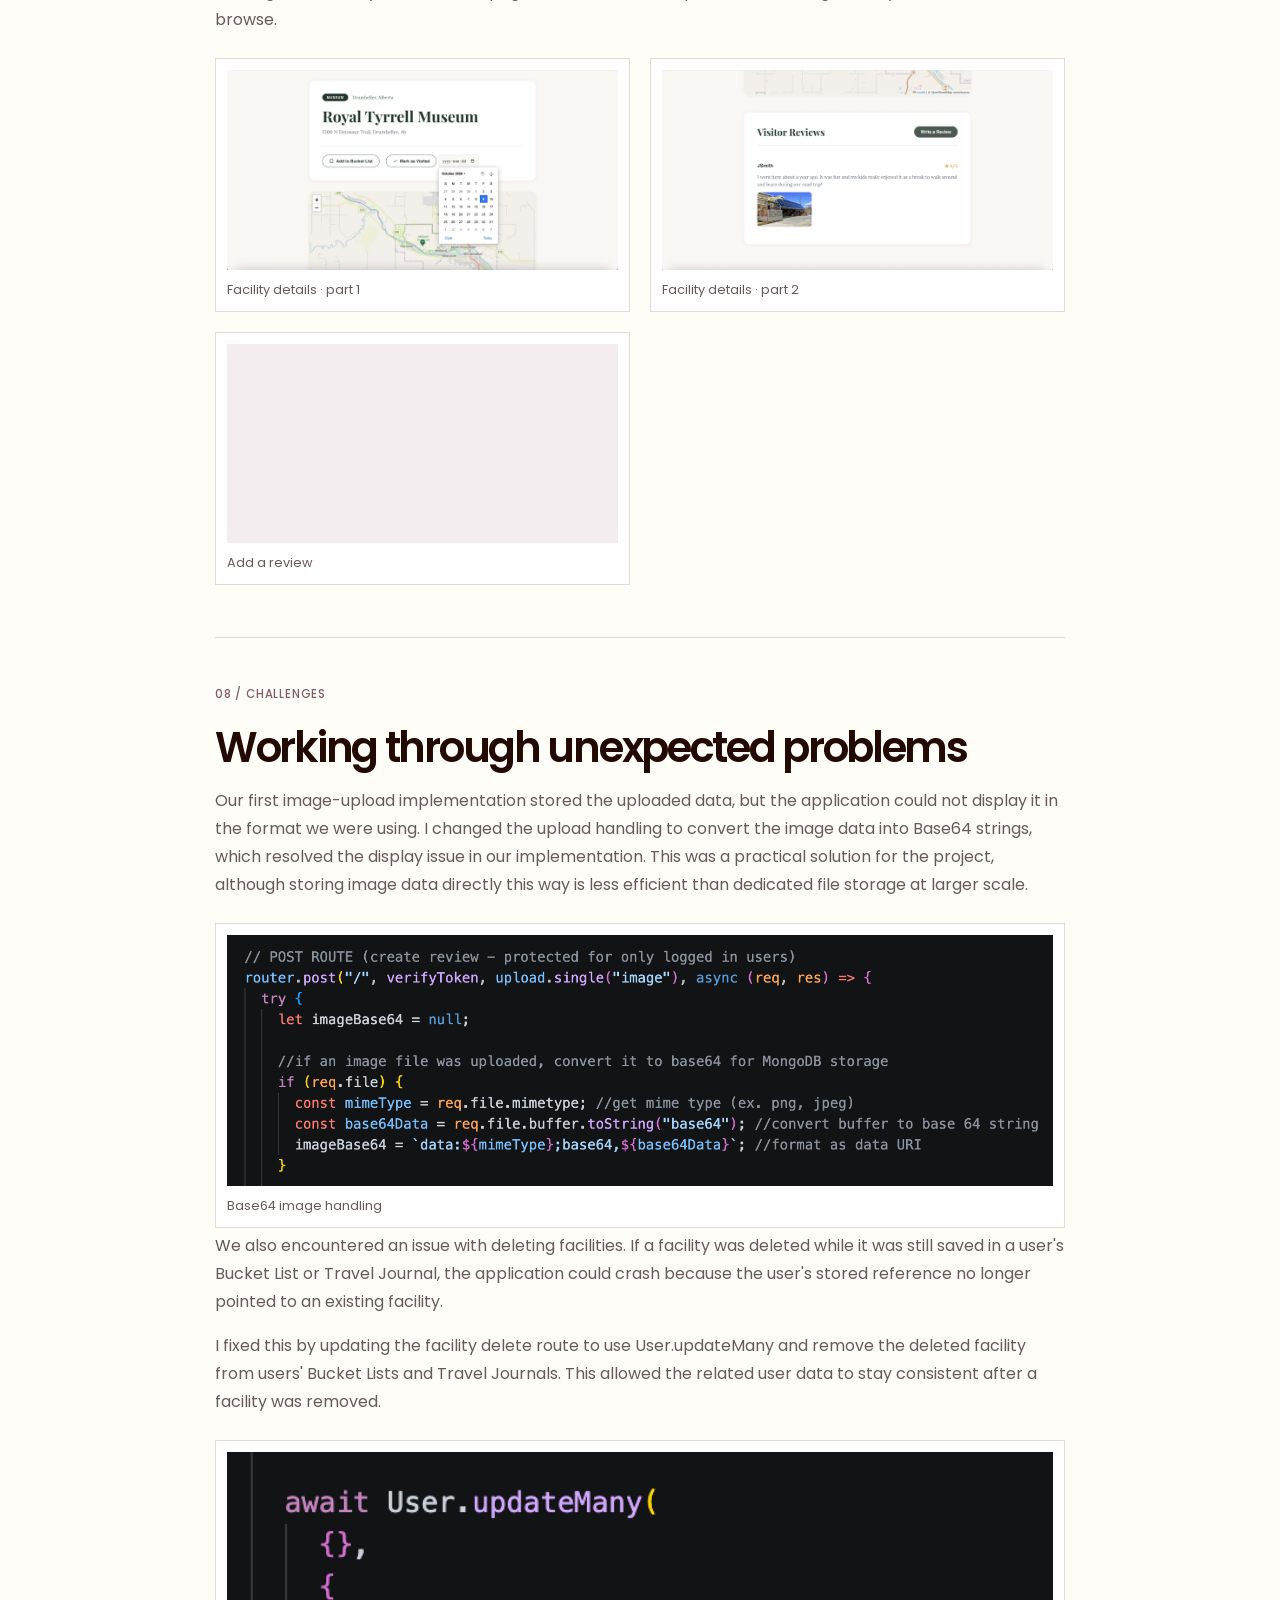
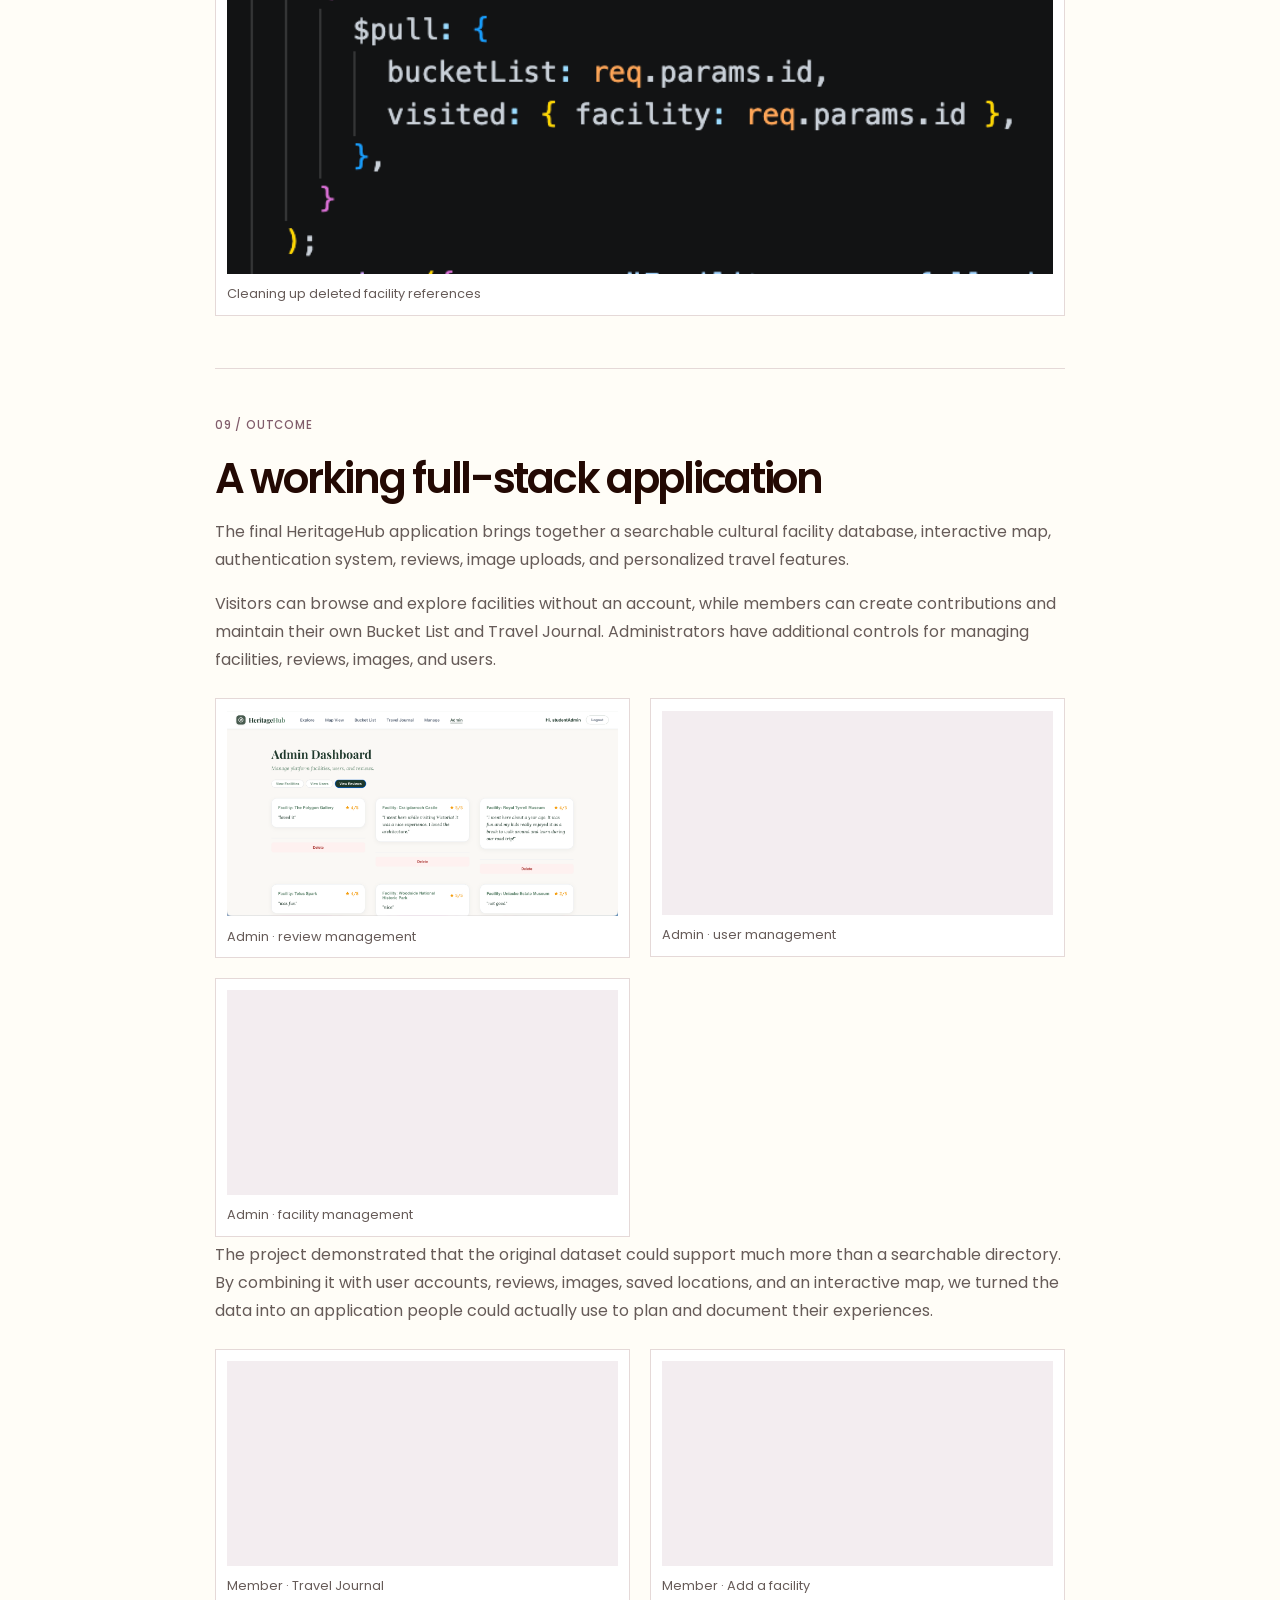
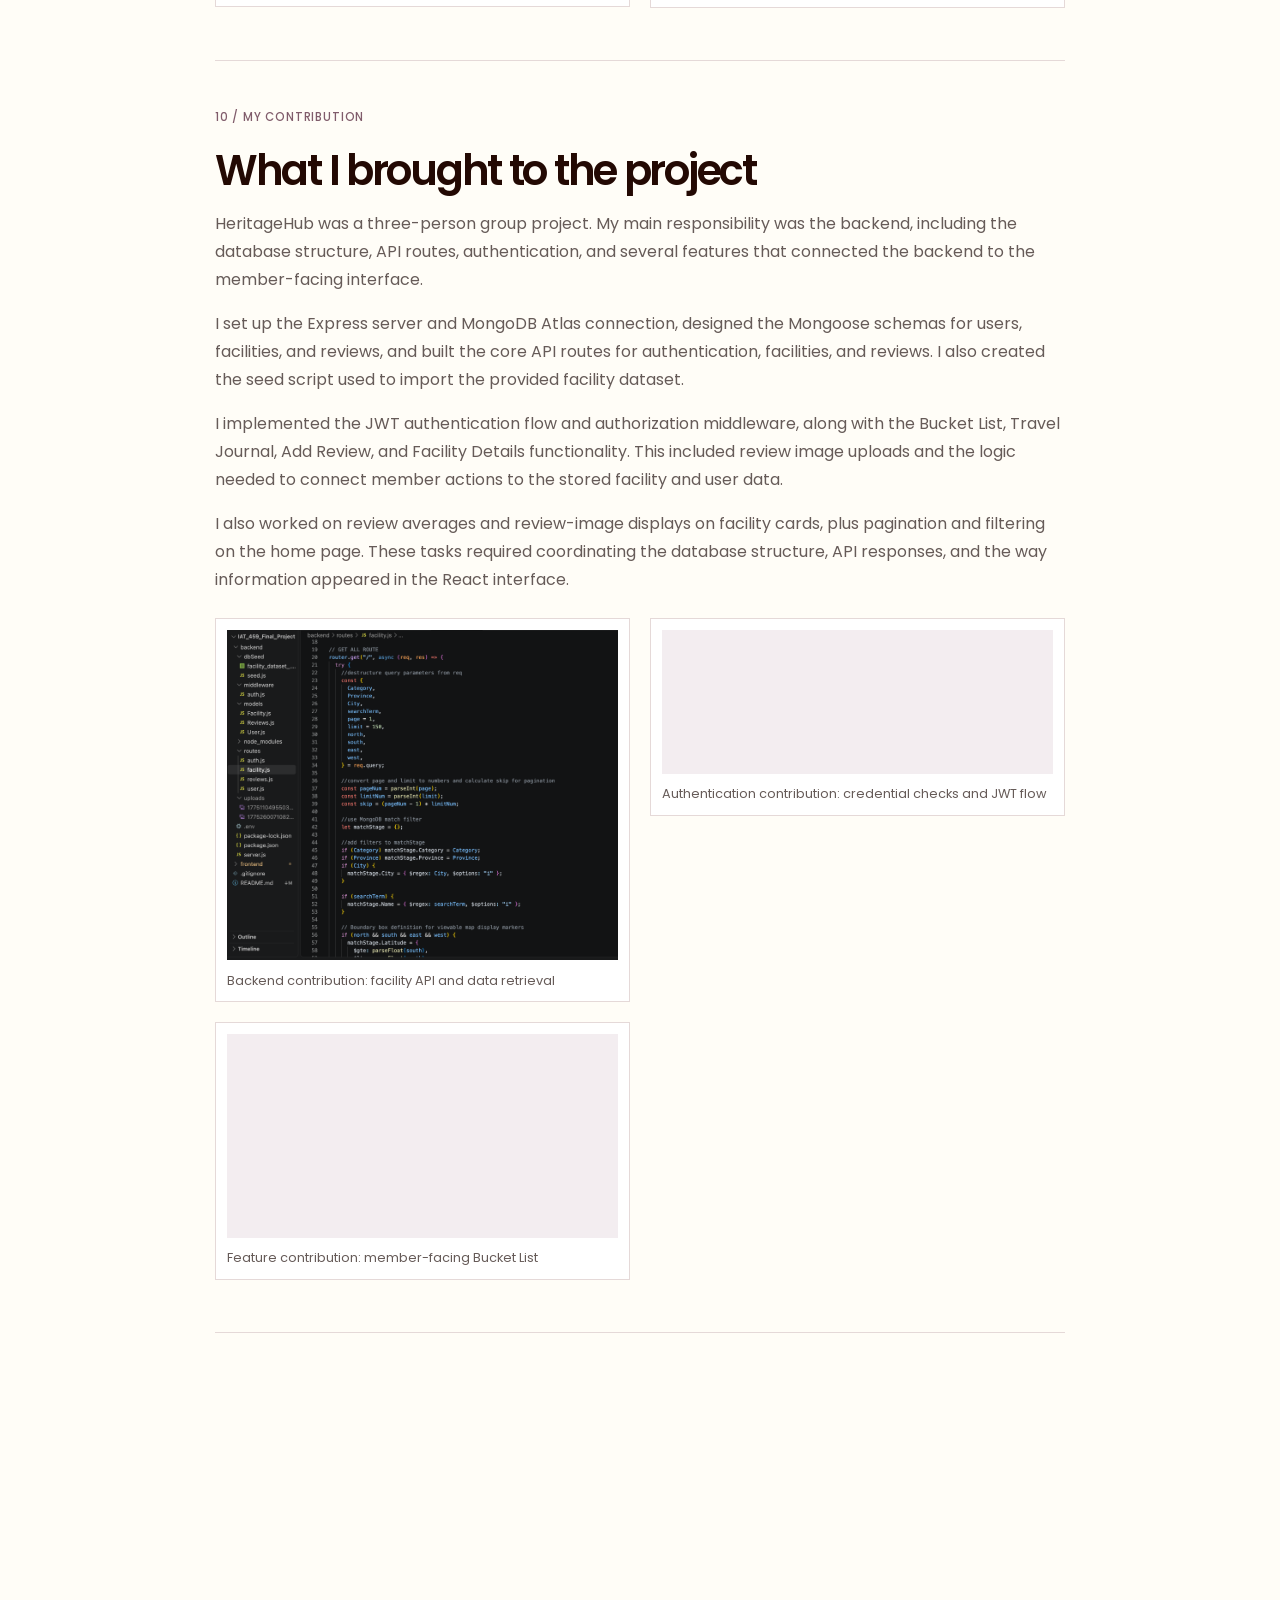
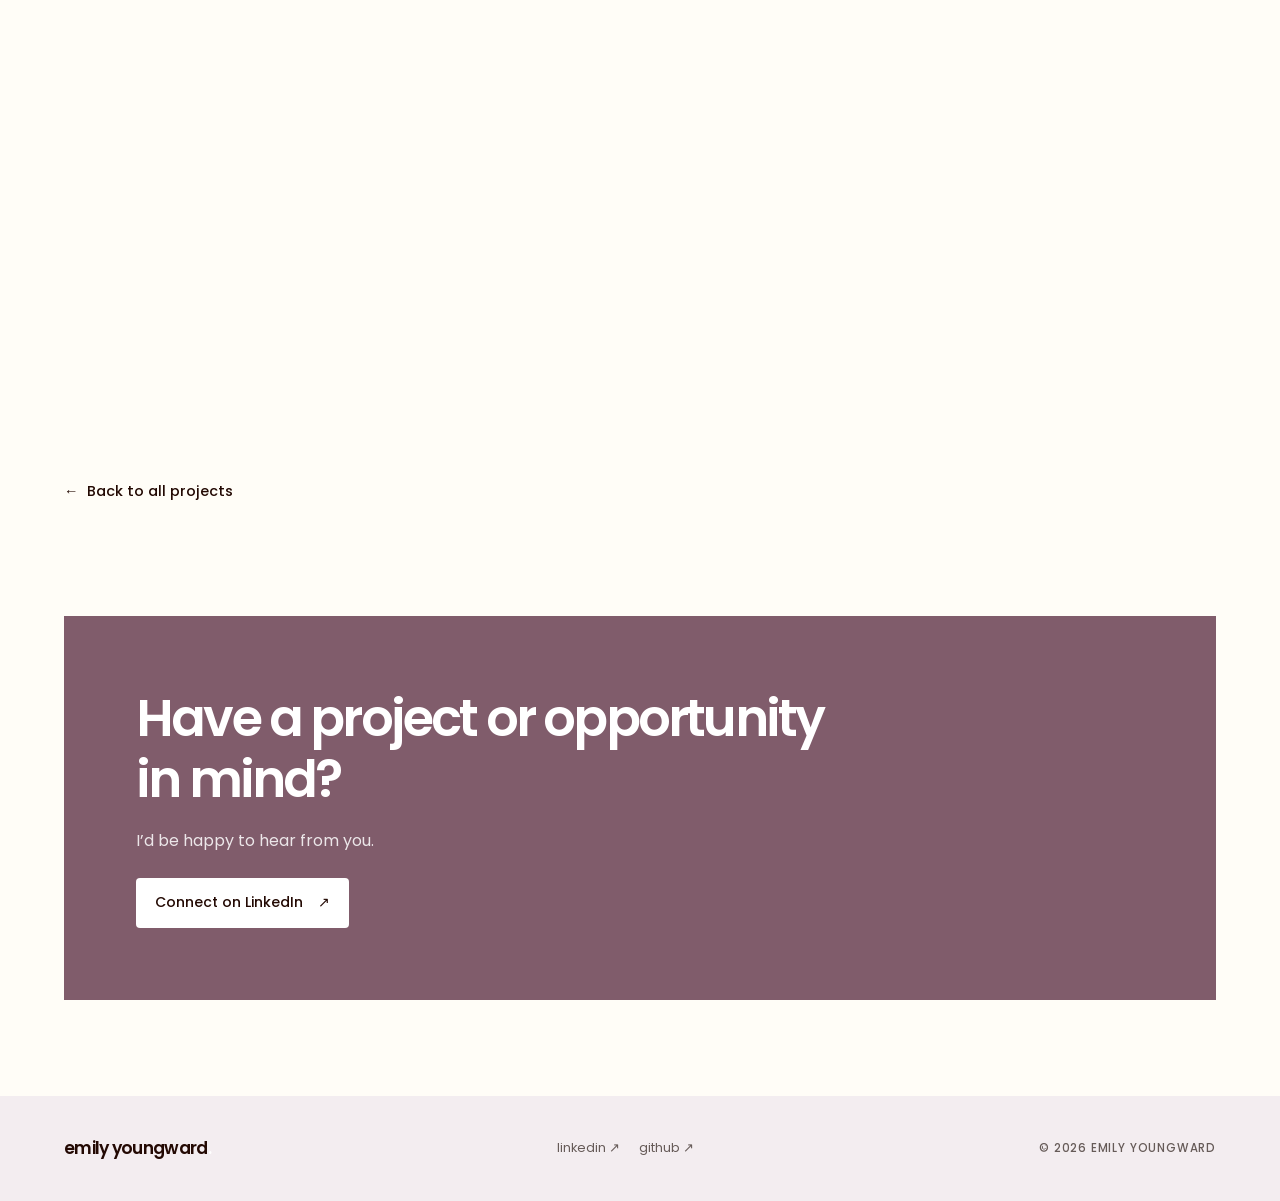
<file: projects/heritage-hub.html>
<!doctype html>

<html lang="en">
  <head>
    <meta charset="UTF-8" />
    <meta name="viewport" content="width=device-width, initial-scale=1.0" />

    <title>HeritageHub — Emily Youngward</title>
    <meta
      name="description"
      content="HeritageHub is a full-stack web application for discovering Canadian cultural facilities, saving places, writing reviews, and documenting visits."
    />
    <meta property="og:type" content="website" />
    <meta property="og:site_name" content="Emily Youngward" />
    <meta property="og:title" content="HeritageHub — Emily Youngward" />
    <meta
      property="og:description"
      content="HeritageHub is a full-stack web application for discovering Canadian cultural facilities, saving places, writing reviews, and documenting visits."
    />

    <link rel="preconnect" href="https://fonts.googleapis.com" />
    <link rel="preconnect" href="https://fonts.gstatic.com" crossorigin />
    <link
      href="https://fonts.googleapis.com/css2?family=Poppins:wght@400;500;600;700&amp;display=swap"
      rel="stylesheet"
    />
    <link rel="icon" type="image/svg+xml" href="../images/favicon.svg" />
    <link rel="stylesheet" href="../css/style.css" />
    <script src="../javascript/main.js" defer></script>
  </head>

  <body class="heritage-hub-page">
    <a class="skip-link" href="#main-content">Skip to content</a>

    <!-- Shared site navigation -->

    <header class="site-header">
      <div class="header-inner">
        <a
          class="wordmark"
          href="../index.html"
          aria-label="Emily Youngward home"
        >
          emily youngward<span>.</span>
        </a>

        <button
          class="menu-toggle"
          type="button"
          aria-label="Open navigation"
          aria-expanded="false"
          aria-controls="primary-navigation"
        >
          <span></span>
          <span></span>
        </button>

        <nav
          class="site-nav"
          id="primary-navigation"
          aria-label="Main navigation"
        >
          <a class="nav-link" href="../index.html">home</a>
          <a class="nav-link active" href="../work.html" aria-current="page"
            >projects</a
          >
          <a class="nav-link" href="../about.html">about me</a>
          <a class="nav-contact" href="../index.html#contact">contact</a>
        </nav>
      </div>
    </header>

    <main id="main-content">
      <!-- Project introduction -->

      <section class="project-detail-hero section-shell">
        <a class="back-link" href="../work.html">
          <span aria-hidden="true">←</span> All projects
        </a>

        <p class="project-type">Full-Stack Web Application · Spring 2026</p>

        <h1>heritage<span class="accent-text">hub.</span></h1>

        <p class="project-detail-intro">
          A full-stack web application that turns a large dataset of Canadian
          cultural facilities into an interactive way to discover, save, and
          review places.
        </p>

        <div class="project-meta">
          <div class="project-meta-item">
            <span>Role</span>
            <p>
              Full-stack development · Database &amp; API development · Feature
              development
            </p>
          </div>

          <div class="project-meta-item">
            <span>Project type</span>
            <p>Group project · Full-stack web application</p>
          </div>

          <div class="project-meta-item">
            <span>Tools &amp; technologies</span>
            <p>
              React · Node.js · Express.js · MongoDB · Mongoose · JWT · React
              Leaflet · Multer
            </p>
          </div>

          <div class="project-meta-item">
            <span>Timeline</span>
            <p>Spring 2026 Semester</p>
          </div>
        </div>

        <div class="project-detail-actions">
          <a
            class="button button-primary"
            href="https://github.com/eyoung-15/HeritageHub-IAT_459_Final_Project"
            target="_blank"
            rel="noopener noreferrer"
          >
            View GitHub repository <span aria-hidden="true">↗</span>
          </a>
        </div>
      </section>

      <!-- Main project image -->

      <section class="project-detail-cover section-shell">
        <div class="project-cover-placeholder">
          <img
            src="../images/optimized/heritage_home_page.webp"
            alt="HeritageHub home page showing the cultural facilities discovery interface"
            decoding="async"
            fetchpriority="high"
            width="1800"
            height="902"
          />
        </div>
      </section>

      <!-- Project information -->

      <section class="project-detail-body section-shell">
        <article class="project-detail-section">
          <p class="eyebrow">01 / Overview</p>
          <h2>Exploring Canada's cultural places</h2>

          <p>
            HeritageHub is a full-stack web application designed to help people
            discover museums, galleries, heritage sites, and other cultural
            places across Canada.
          </p>

          <p>
            The application uses cultural facility data from Statistics Canada's
            Open Database of Cultural and Art Facilities as its starting point.
            Users can browse and filter locations by category, city, and
            province, or explore them geographically through an interactive map.
          </p>

          <p>
            Registered members can also contribute to the database, write
            reviews, upload images, and save places to a personal Bucket List or
            Travel Journal. Administrators have additional tools for managing
            facilities, users, and community content.
          </p>
          <div class="project-poster-grid project-poster-grid--single">
            <a
              class="project-poster"
              href="../images/heritage_nav.png"
              target="_blank"
              rel="noopener"
            >
              <img
                loading="lazy"
                src="../images/optimized/heritage_nav.webp"
                alt="Screenshot of HeritageHub home page featuring navigation bar"
                decoding="async"
                width="1800"
                height="911"
              />
              <span>HeritageHub home page and main navigation</span>
            </a>
          </div>
        </article>

        <article class="project-detail-section">
          <p class="eyebrow">02 / Context</p>
          <h2>From a dataset to a community experience</h2>

          <p>
            The project began with the idea of making Canada's cultural and
            heritage facilities easier to explore. The Statistics Canada dataset
            provided a large collection of locations, but simply presenting the
            data as a list would not create much of an experience for someone
            trying to decide where to go.
          </p>

          <p>
            We wanted HeritageHub to combine discovery with personalization.
            Visitors could explore the database and map without creating an
            account, while registered members could save places, document
            visits, and contribute their own experiences.
          </p>

          <p>
            From there, we focused the application around three main things:
            discovering places, learning more about them, and keeping track of
            places users had visited or wanted to visit.
          </p>
          <div class="project-poster-grid project-poster-grid--single">
            <a
              class="project-poster"
              href="../images/heritagehub_features.png"
              target="_blank"
              rel="noopener"
            >
              <img
                loading="lazy"
                src="../images/heritagehub_features.png"
                alt="Project feature overview for discovering and documenting cultural places"
                decoding="async"
              />
              <span
                >Feature planning for discovery, reviews, and saved places</span
              >
            </a>
          </div>
        </article>

        <article class="project-detail-section">
          <p class="eyebrow">03 / Planning</p>
          <h2>Defining the application structure</h2>

          <p>
            Before development, we mapped out the main user roles and the
            different experiences each type of user would have. Visitors could
            browse facilities and use the map, members could interact with the
            content and maintain their own lists, and administrators could
            manage user-generated content.
          </p>

          <p>
            We also planned how the frontend, backend, and database would
            communicate. The React frontend would request data from a Node.js
            and Express backend, while MongoDB would store facilities, users,
            reviews, and personalized user information.
          </p>

          <p>
            This also meant the backend needed to distinguish between public
            requests, authenticated member actions, and administrator actions.
            Planning these permissions early gave us a clearer structure for
            implementing protected routes and authorization later in
            development.
          </p>
          <div class="project-poster-grid project-poster-grid--single">
            <a
              class="project-poster"
              href="../images/app_structure.png"
              target="_blank"
              rel="noopener"
            >
              <img
                loading="lazy"
                src="../images/app_structure.png"
                alt="Application architecture showing how the frontend, backend, and database fit together"
                decoding="async"
              />
              <span>Planned application architecture</span>
            </a>
          </div>
        </article>

        <article class="project-detail-section">
          <p class="eyebrow">04 / Database</p>
          <h2>Structuring the data</h2>

          <p>
            MongoDB was used to store the application's facility, user, and
            review data. We created Mongoose schemas to define the structure of
            these collections and how different pieces of information related to
            one another.
          </p>

          <p>
            Facility documents store information such as the facility name,
            category, address, province, city, coordinates, and user ownership.
            User documents contain account information, roles, and the
            facilities associated with their Bucket List and Travel Journal.
          </p>

          <p>
            Reviews were structured around a specific facility and user, with
            each review storing a rating, comment, timestamp, and optional
            image. This made it possible to retrieve reviews for individual
            facilities and calculate their average ratings.
          </p>
          <div class="project-poster-grid project-poster-grid--schemas">
            <a
              class="project-poster"
              href="../images/facilities_schema_update.png"
              target="_blank"
              rel="noopener"
            >
              <img
                loading="lazy"
                src="../images/facilities_schema_update.png"
                alt="Mongoose schema for cultural facility records"
                decoding="async"
              />
              <span>Mongoose schema for cultural facility records</span>
            </a>
            <a
              class="project-poster"
              href="../images/reviews_schema_update.png"
              target="_blank"
              rel="noopener"
            >
              <img
                loading="lazy"
                src="../images/reviews_schema_update.png"
                alt="Mongoose schema for facility reviews and ratings"
                decoding="async"
              />
              <span>Mongoose schema for facility reviews and ratings</span>
            </a>
            <a
              class="project-poster"
              href="../images/users_schema_update.png"
              target="_blank"
              rel="noopener"
            >
              <img
                loading="lazy"
                src="../images/users_schema_update.png"
                alt="Mongoose schema for user accounts and saved facility lists"
                decoding="async"
              />
              <span
                >Mongoose schema for user accounts and saved facility
                lists</span
              >
            </a>
          </div>
        </article>

        <article class="project-detail-section">
          <p class="eyebrow">05 / Backend</p>
          <h2>Building the API</h2>

          <p>
            I set up the Express server and established the connection to
            MongoDB Atlas, then developed the Mongoose schemas and core API
            routes for authentication, facilities, and reviews.
          </p>

          <p>
            I developed endpoints for registering and authenticating users,
            retrieving and managing facilities, creating and deleting reviews,
            and managing user-specific Bucket List and Travel Journal data.
          </p>

          <p>
            I also created the seed script used to populate the database from
            the provided CSV dataset. This gave us a repeatable way to import
            the facility data into MongoDB rather than manually entering each
            location.
          </p>
          <div class="project-poster-grid project-poster-grid--code">
            <a
              class="project-poster"
              href="../images/route_structure_1.png"
              target="_blank"
              rel="noopener"
            >
              <img
                loading="lazy"
                src="../images/route_structure_1.png"
                alt="Code showing Facility API with MongoDB aggregation, filtering, and review statistics, part 1"
                decoding="async"
              />
              <span
                >Facility API implementation with filtering and review
                statistics · part 1</span
              >
            </a>

            <a
              class="project-poster"
              href="../images/route_structure_2.png"
              target="_blank"
              rel="noopener"
            >
              <img
                loading="lazy"
                src="../images/route_structure_2.png"
                alt="Code showing Facility API with MongoDB aggregation, filtering, and review statistics, part 2"
                decoding="async"
              />
              <span
                >Facility API implementation with filtering and review
                statistics · part 2</span
              >
            </a>
            <a
              class="project-poster"
              href="../images/route_structure_3.png"
              target="_blank"
              rel="noopener"
            >
              <img
                loading="lazy"
                src="../images/route_structure_3.png"
                alt="Code showing Facility API with MongoDB aggregation, filtering, and review statistics, part 3"
                decoding="async"
              />
              <span
                >Facility API implementation with filtering and review
                statistics · part 3</span
              >
            </a>
            <a
              class="project-poster"
              href="../images/api_table.png"
              target="_blank"
              rel="noopener"
            >
              <img
                loading="lazy"
                src="../images/optimized/api_table.webp"
                alt="Reference table of the application API methods and endpoints"
                decoding="async"
                width="1486"
                height="1455"
              />
              <span>API methods and endpoints</span>
            </a>
          </div>
        </article>

        <article class="project-detail-section">
          <p class="eyebrow">06 / Authentication</p>
          <h2>Handling accounts and permissions</h2>

          <p>
            HeritageHub uses JSON Web Tokens for authentication. When a user
            logs in, the backend authenticates their credentials and returns a
            JWT that is used to authorize protected requests.
          </p>

          <p>
            I implemented the authentication flow and the verifyToken middleware
            used to protect routes that require a logged-in user. Passwords are
            hashed before being stored in the database using bcrypt rather than
            being saved as plain text.
          </p>

          <p>
            The application also distinguishes between member and administrator
            permissions. Members can manage their own contributions, while
            administrators can manage content and users across the application.
          </p>
          <div class="project-poster-grid project-poster-grid--auth">
            <a
              class="project-poster"
              href="../images/register_flow.png"
              target="_blank"
              rel="noopener"
            >
              <img
                loading="lazy"
                src="../images/register_flow.png"
                alt="Authentication implementation using password verification and JWTs"
                decoding="async"
              />
              <span
                >Backend code for credential verification and JWT
                authentication</span
              >
            </a>
            <a
              class="project-poster"
              href="../images/sign_up_page.png"
              target="_blank"
              rel="noopener"
            >
              <img
                loading="lazy"
                src="../images/sign_up_page.png"
                alt="HeritageHub account registration page"
                decoding="async"
              />
              <span>Sign-up interface</span>
            </a>

            <a
              class="project-poster"
              href="../images/login_page.png"
              target="_blank"
              rel="noopener"
            >
              <img
                loading="lazy"
                src="../images/optimized/login_page.webp"
                alt="HeritageHub login page"
                decoding="async"
                width="1800"
                height="949"
              />
              <span>Login interface</span>
            </a>
          </div>
        </article>

        <article class="project-detail-section">
          <p class="eyebrow">07 / Features</p>
          <h2>Connecting features to the user experience</h2>

          <p>
            I developed the functioning features for the Travel Journal, Bucket
            List, Add Review, and Facility Details pages. These features connect
            the user's actions in the React interface to the backend and
            database.
          </p>

          <p>
            On facility pages, users can view location information, ratings,
            reviews, and uploaded images. Members can add their own review,
            upload an image, mark a location as visited, or save it to their
            Bucket List.
          </p>

          <p>
            I also implemented review averaging and review image displays on
            facility cards, along with pagination and filtering functionality
            for the home page. These features helped make the large facility
            dataset easier to browse.
          </p>
          <div class="project-poster-grid project-poster-grid--features">
            <a
              class="project-poster"
              href="../images/facility_details_p1.png"
              target="_blank"
              rel="noopener"
            >
              <img
                loading="lazy"
                src="../images/optimized/facility_details_p1.webp"
                alt="Facility details page showing the first part of the facility information"
                decoding="async"
                width="1800"
                height="920"
              />
              <span>Facility details · part 1</span>
            </a>
            <a
              class="project-poster"
              href="../images/facility_details_p2.png"
              target="_blank"
              rel="noopener"
            >
              <img
                loading="lazy"
                src="../images/optimized/facility_details_p2.webp"
                alt="Facility details page showing additional location and facility information"
                decoding="async"
                width="1800"
                height="919"
              />
              <span>Facility details · part 2</span>
            </a>
            <a
              class="project-poster"
              href="../images/reviews_page.png"
              target="_blank"
              rel="noopener"
            >
              <img
                loading="lazy"
                src="../images/reviews_page.png"
                alt="Review form for submitting a facility rating and comment"
                decoding="async"
              />
              <span>Add a review</span>
            </a>
          </div>
        </article>

        <article class="project-detail-section">
          <p class="eyebrow">08 / Challenges</p>
          <h2>Working through unexpected problems</h2>

          <p>
            Our first image-upload implementation stored the uploaded data, but
            the application could not display it in the format we were using. I
            changed the upload handling to convert the image data into Base64
            strings, which resolved the display issue in our implementation.
            This was a practical solution for the project, although storing
            image data directly this way is less efficient than dedicated file
            storage at larger scale.
          </p>
          <div class="project-poster-grid project-poster-grid--single">
            <a
              class="project-poster"
              href="../images/base64_solution.png"
              target="_blank"
              rel="noopener"
            >
              <img
                loading="lazy"
                src="../images/base64_solution.png"
                alt="Code that converts uploaded image data into a Base64 string"
                decoding="async"
              />
              <span>Base64 image handling</span>
            </a>
          </div>

          <p>
            We also encountered an issue with deleting facilities. If a facility
            was deleted while it was still saved in a user's Bucket List or
            Travel Journal, the application could crash because the user's
            stored reference no longer pointed to an existing facility.
          </p>

          <p>
            I fixed this by updating the facility delete route to use
            User.updateMany and remove the deleted facility from users' Bucket
            Lists and Travel Journals. This allowed the related user data to
            stay consistent after a facility was removed.
          </p>
          <div class="project-poster-grid project-poster-grid--single">
            <a
              class="project-poster"
              href="../images/updateMany_solution.png"
              target="_blank"
              rel="noopener"
            >
              <img
                loading="lazy"
                src="../images/updateMany_solution.png"
                alt="Facility deletion logic using User.updateMany to remove stale references from user lists"
                decoding="async"
              />
              <span>Cleaning up deleted facility references</span>
            </a>
          </div>
        </article>

        <article class="project-detail-section">
          <p class="eyebrow">09 / Outcome</p>
          <h2>A working full-stack application</h2>

          <p>
            The final HeritageHub application brings together a searchable
            cultural facility database, interactive map, authentication system,
            reviews, image uploads, and personalized travel features.
          </p>

          <p>
            Visitors can browse and explore facilities without an account, while
            members can create contributions and maintain their own Bucket List
            and Travel Journal. Administrators have additional controls for
            managing facilities, reviews, images, and users.
          </p>
          <div class="project-poster-grid project-poster-grid--admin">
            <a
              class="project-poster"
              href="../images/admin_reviews.png"
              target="_blank"
              rel="noopener"
            >
              <img
                loading="lazy"
                src="../images/admin_reviews.png"
                alt="Administrator interface for managing community reviews"
                decoding="async"
              />
              <span>Admin · review management</span>
            </a>
            <a
              class="project-poster"
              href="../images/admin_users.png"
              target="_blank"
              rel="noopener"
            >
              <img
                loading="lazy"
                src="../images/admin_users.png"
                alt="Administrator interface for managing user accounts"
                decoding="async"
              />
              <span>Admin · user management</span>
            </a>
            <a
              class="project-poster"
              href="../images/admin_facilities.png"
              target="_blank"
              rel="noopener"
            >
              <img
                loading="lazy"
                src="../images/optimized/admin_facilities.webp"
                alt="Administrator interface for managing cultural facilities"
                decoding="async"
                width="1800"
                height="943"
              />
              <span>Admin · facility management</span>
            </a>
          </div>

          <p>
            The project demonstrated that the original dataset could support
            much more than a searchable directory. By combining it with user
            accounts, reviews, images, saved locations, and an interactive map,
            we turned the data into an application people could actually use to
            plan and document their experiences.
          </p>
          <div class="project-poster-grid project-poster-grid--features">
            <a
              class="project-poster"
              href="../images/travel_journal_page.png"
              target="_blank"
              rel="noopener"
            >
              <img
                loading="lazy"
                src="../images/travel_journal_page.png"
                alt="Member Travel Journal for documenting visited facilities"
                decoding="async"
              />
              <span>Member · Travel Journal</span>
            </a>

            <a
              class="project-poster"
              href="../images/add_facility_page.png"
              target="_blank"
              rel="noopener"
            >
              <img
                loading="lazy"
                src="../images/add_facility_page.png"
                alt="Form for contributing a cultural facility to HeritageHub"
                decoding="async"
              />
              <span>Member · Add a facility</span>
            </a>
          </div>
        </article>

        <article class="project-detail-section">
          <p class="eyebrow">10 / My contribution</p>
          <h2>What I brought to the project</h2>

          <p>
            HeritageHub was a three-person group project. My main responsibility
            was the backend, including the database structure, API routes,
            authentication, and several features that connected the backend to
            the member-facing interface.
          </p>
          <p>
            I set up the Express server and MongoDB Atlas connection, designed
            the Mongoose schemas for users, facilities, and reviews, and built
            the core API routes for authentication, facilities, and reviews. I
            also created the seed script used to import the provided facility
            dataset.
          </p>
          <p>
            I implemented the JWT authentication flow and authorization
            middleware, along with the Bucket List, Travel Journal, Add Review,
            and Facility Details functionality. This included review image
            uploads and the logic needed to connect member actions to the stored
            facility and user data.
          </p>
          <p>
            I also worked on review averages and review-image displays on
            facility cards, plus pagination and filtering on the home page.
            These tasks required coordinating the database structure, API
            responses, and the way information appeared in the React interface.
          </p>

          <div class="project-poster-grid project-poster-grid--contributions">
            <a
              class="project-poster"
              href="../images/route_structure_1.png"
              target="_blank"
              rel="noopener"
            >
              <img
                loading="lazy"
                src="../images/route_structure_1.png"
                alt="Backend contribution: facility API and data retrieval"
                decoding="async"
              />
              <span>Backend contribution: facility API and data retrieval</span>
            </a>
            <a
              class="project-poster"
              href="../images/login_flow.png"
              target="_blank"
              rel="noopener"
            >
              <img
                loading="lazy"
                src="../images/login_flow.png"
                alt="Authentication contribution: credential checks and JWT flow"
                decoding="async"
              />
              <span
                >Authentication contribution: credential checks and JWT
                flow</span
              >
            </a>
            <a
              class="project-poster"
              href="../images/bucket_list_page.png"
              target="_blank"
              rel="noopener"
            >
              <img
                loading="lazy"
                src="../images/bucket_list_page.png"
                alt="Feature contribution: member-facing Bucket List"
                decoding="async"
              />
              <span>Feature contribution: member-facing Bucket List</span>
            </a>
          </div>
        </article>

        <article class="project-detail-section">
          <p class="eyebrow">11 / Reflection</p>
          <h2>What I learned</h2>

          <p>
            HeritageHub helped me understand how much full-stack development
            depends on the connections between its parts. A change to a schema
            affects the API, and the API in turn shapes what the React interface
            can display and what a user can do.
          </p>
          <p>
            Designing the User, Facility, and Review schemas made me think more
            carefully about how information should be organized, connected, and
            retrieved. I also became more comfortable implementing
            authentication with JWTs and protecting routes through verifyToken
            middleware.
          </p>
          <p>
            Building the Bucket List, Travel Journal, and review features showed
            me that backend logic has to account for permissions and edge cases,
            not just the expected user flow. The facility-deletion issue was a
            good example: removing a record also meant cleaning up references
            stored in users’ lists.
          </p>
          <p>
            The project also reinforced the relationship between technical
            decisions and interaction design. We had to consider what
            information people needed, how they would move through the
            application, and where an interaction could become confusing.
          </p>
          <p>
            If we continued the project, I would be interested in improving map
            marker clustering, password resetting, and the facility tagging
            system. Those changes would build on the existing application
            without losing sight of the discovery experience that motivated it.
          </p>
        </article>
      </section>

      <!-- Return to project gallery -->

      <section class="project-detail-navigation section-shell">
        <a class="text-link" href="../work.html">
          <span aria-hidden="true">←</span> Back to all projects
        </a>
      </section>

      <!-- Shared contact section -->

      <section class="contact-section section-shell" id="contact">
        <div class="contact-panel">
          <h2>Have a project or opportunity in mind?</h2>
          <p>I’d be happy to hear from you.</p>

          <a
            class="button button-light"
            href="https://www.linkedin.com/in/emily-youngward-a0785a405"
            target="_blank"
            rel="noopener noreferrer"
          >
            Connect on LinkedIn <span aria-hidden="true">↗</span>
          </a>
        </div>
      </section>
    </main>

    <!-- Shared footer -->

    <footer class="site-footer">
      <div class="footer-inner">
        <a class="footer-wordmark" href="../index.html">
          emily youngward<span>.</span>
        </a>

        <div class="footer-links">
          <a
            href="https://www.linkedin.com/in/emily-youngward-a0785a405"
            target="_blank"
            rel="noopener noreferrer"
            >linkedin ↗</a
          >

          <a
            href="https://github.com/eyoung-15"
            target="_blank"
            rel="noopener noreferrer"
            >github ↗</a
          >
        </div>

        <span class="footer-year">© 2026 Emily Youngward</span>
      </div>
    </footer>
  </body>
</html>
</file>
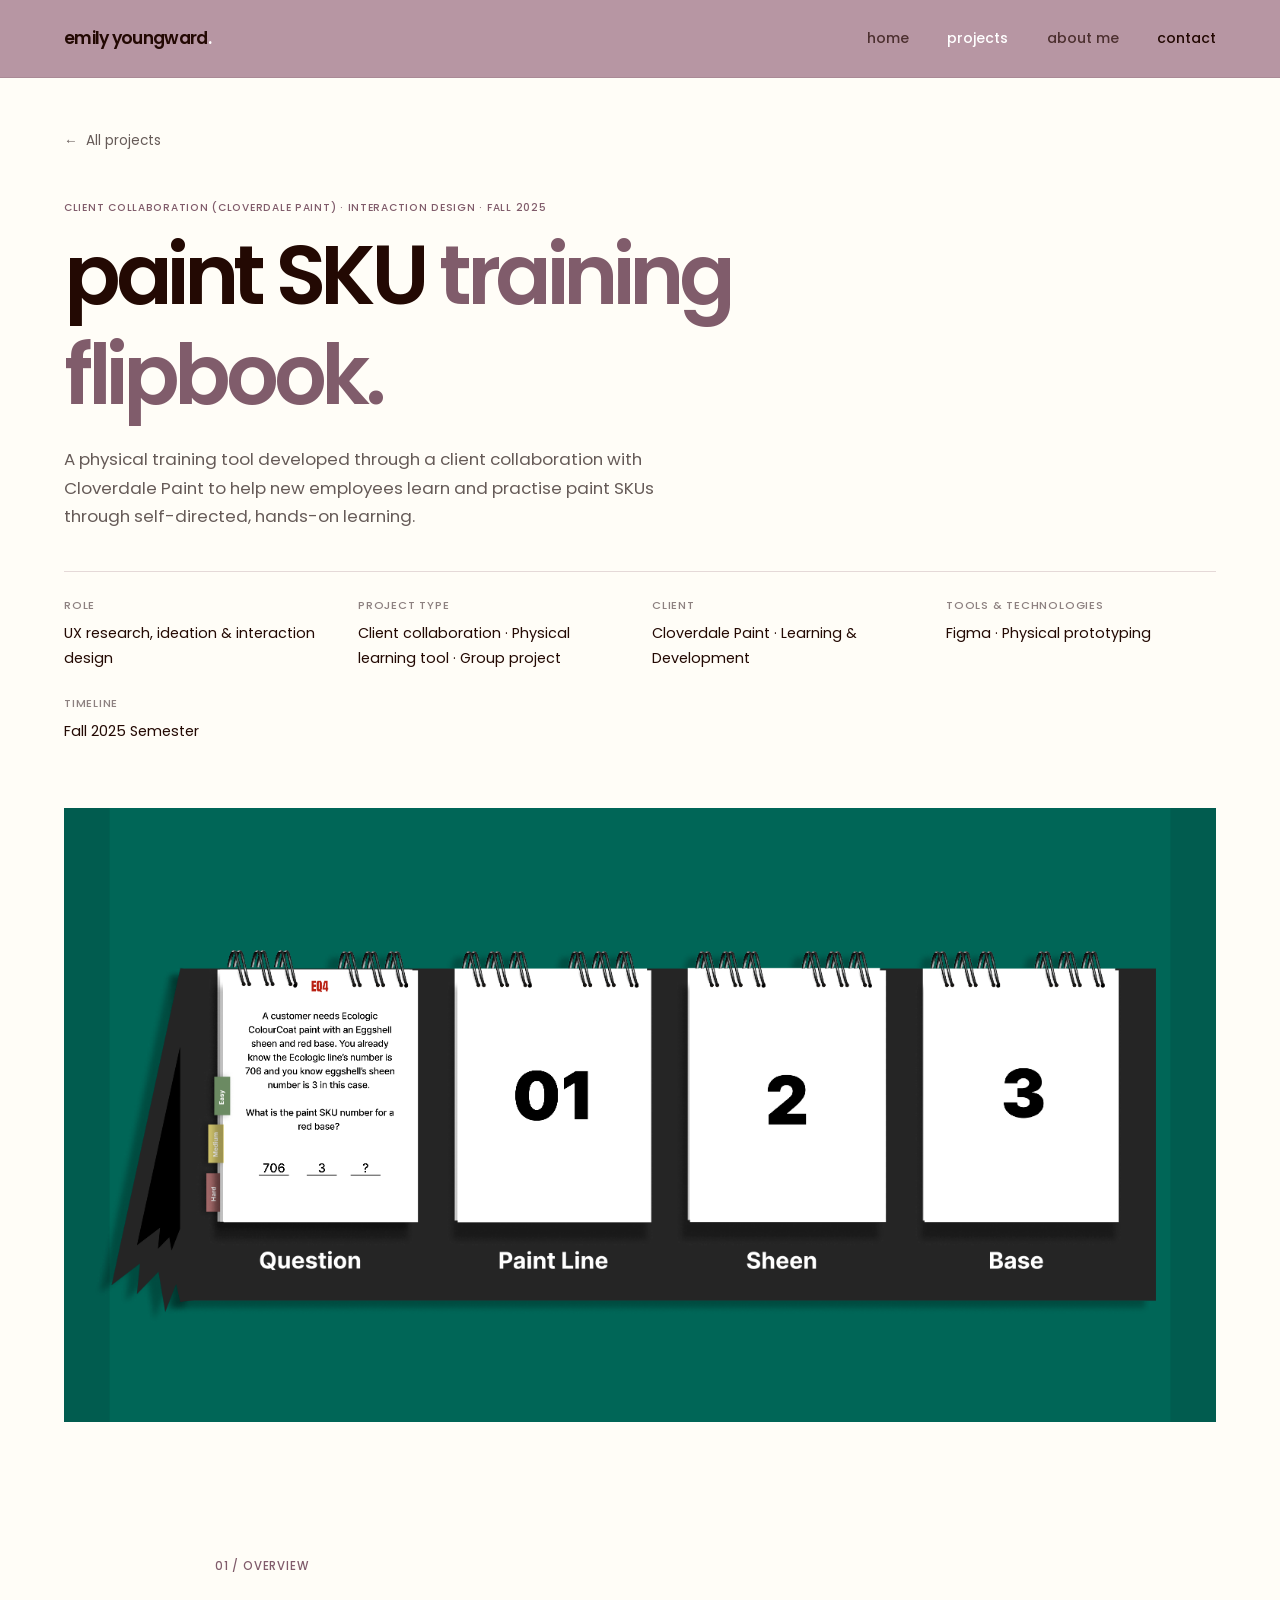
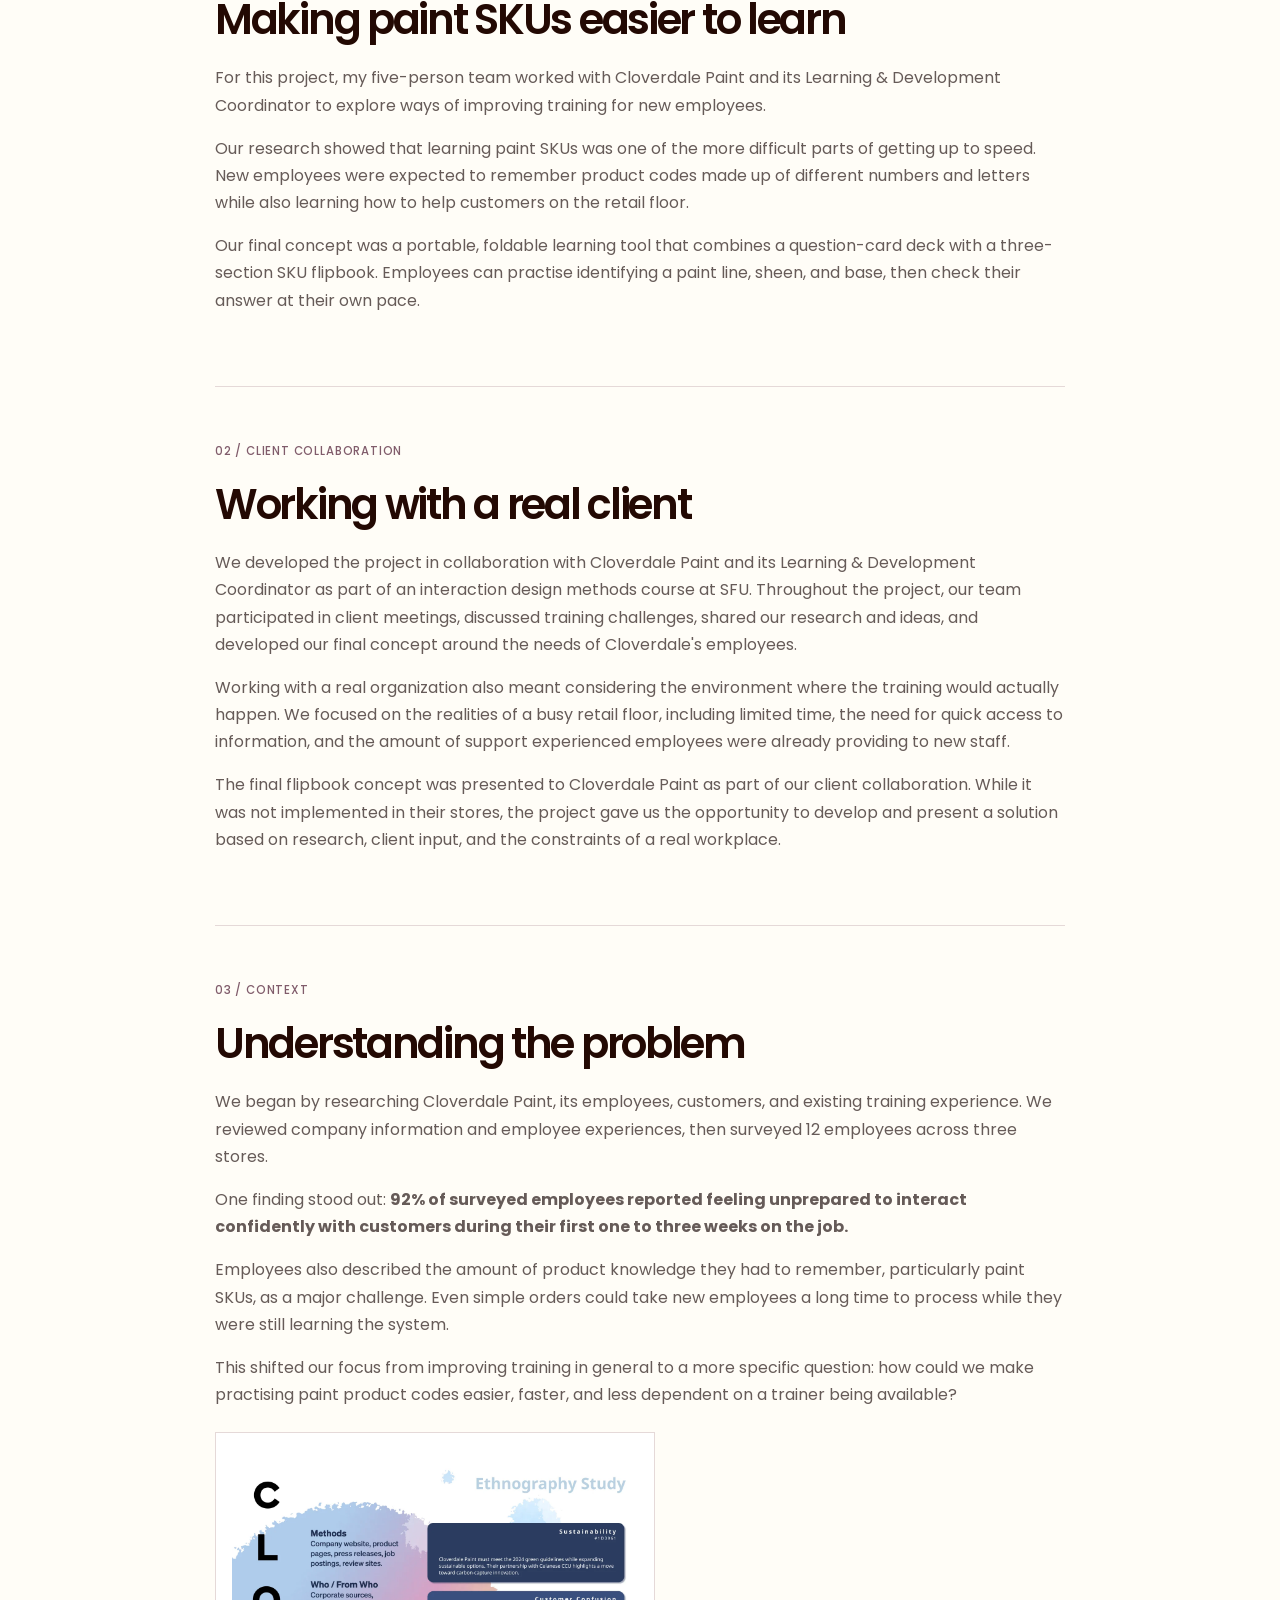
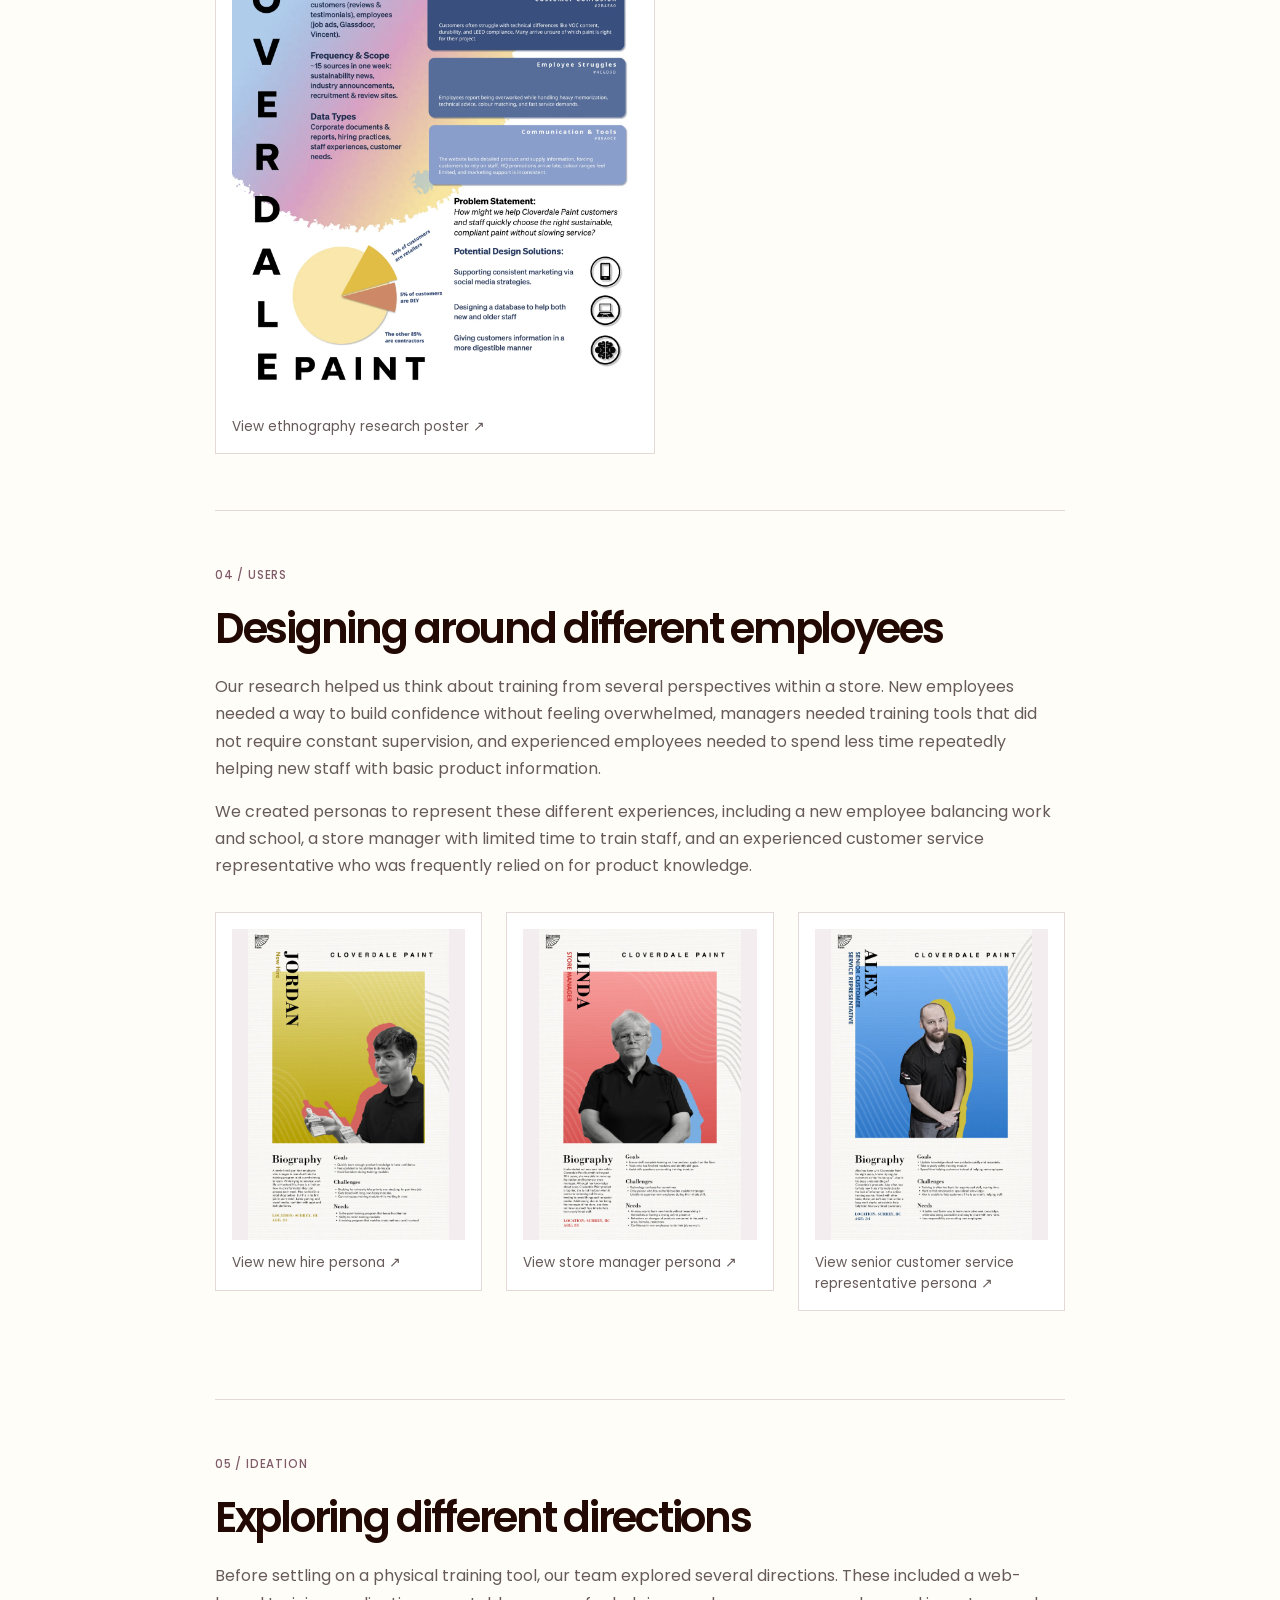
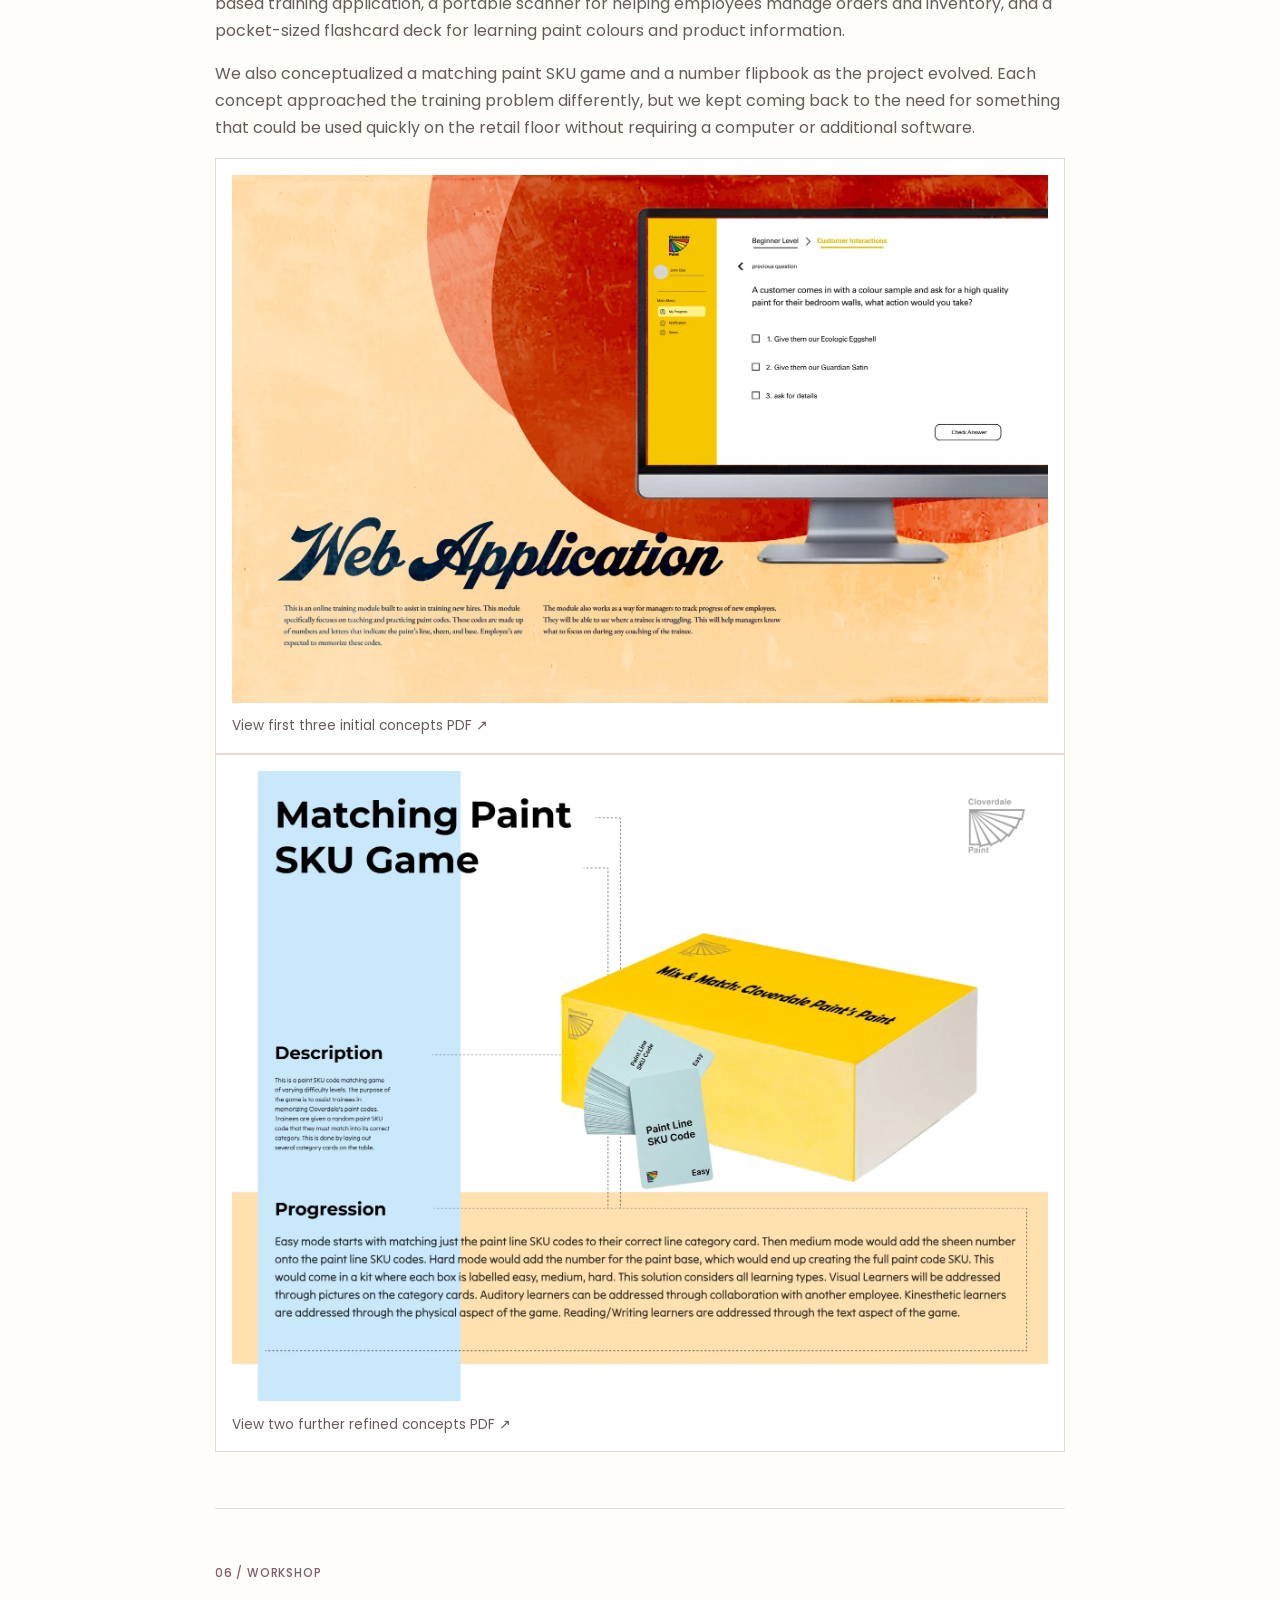
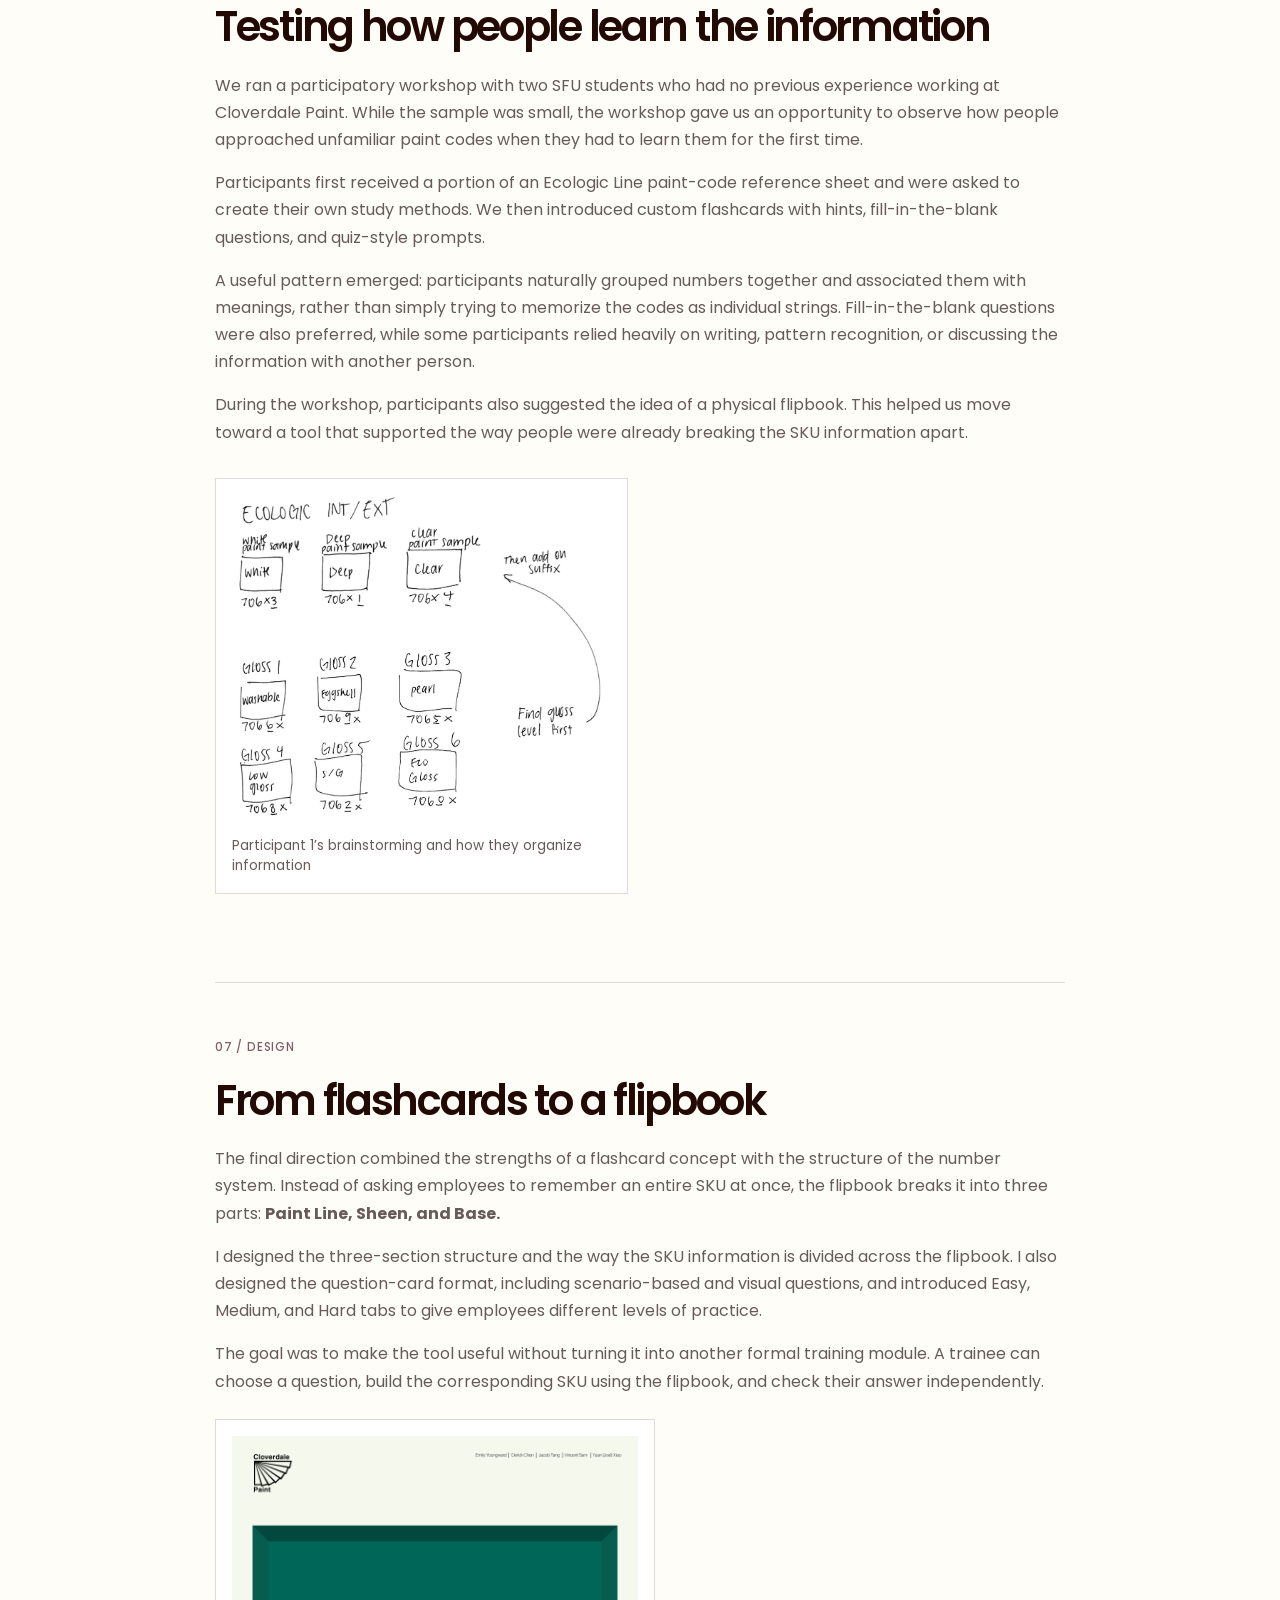
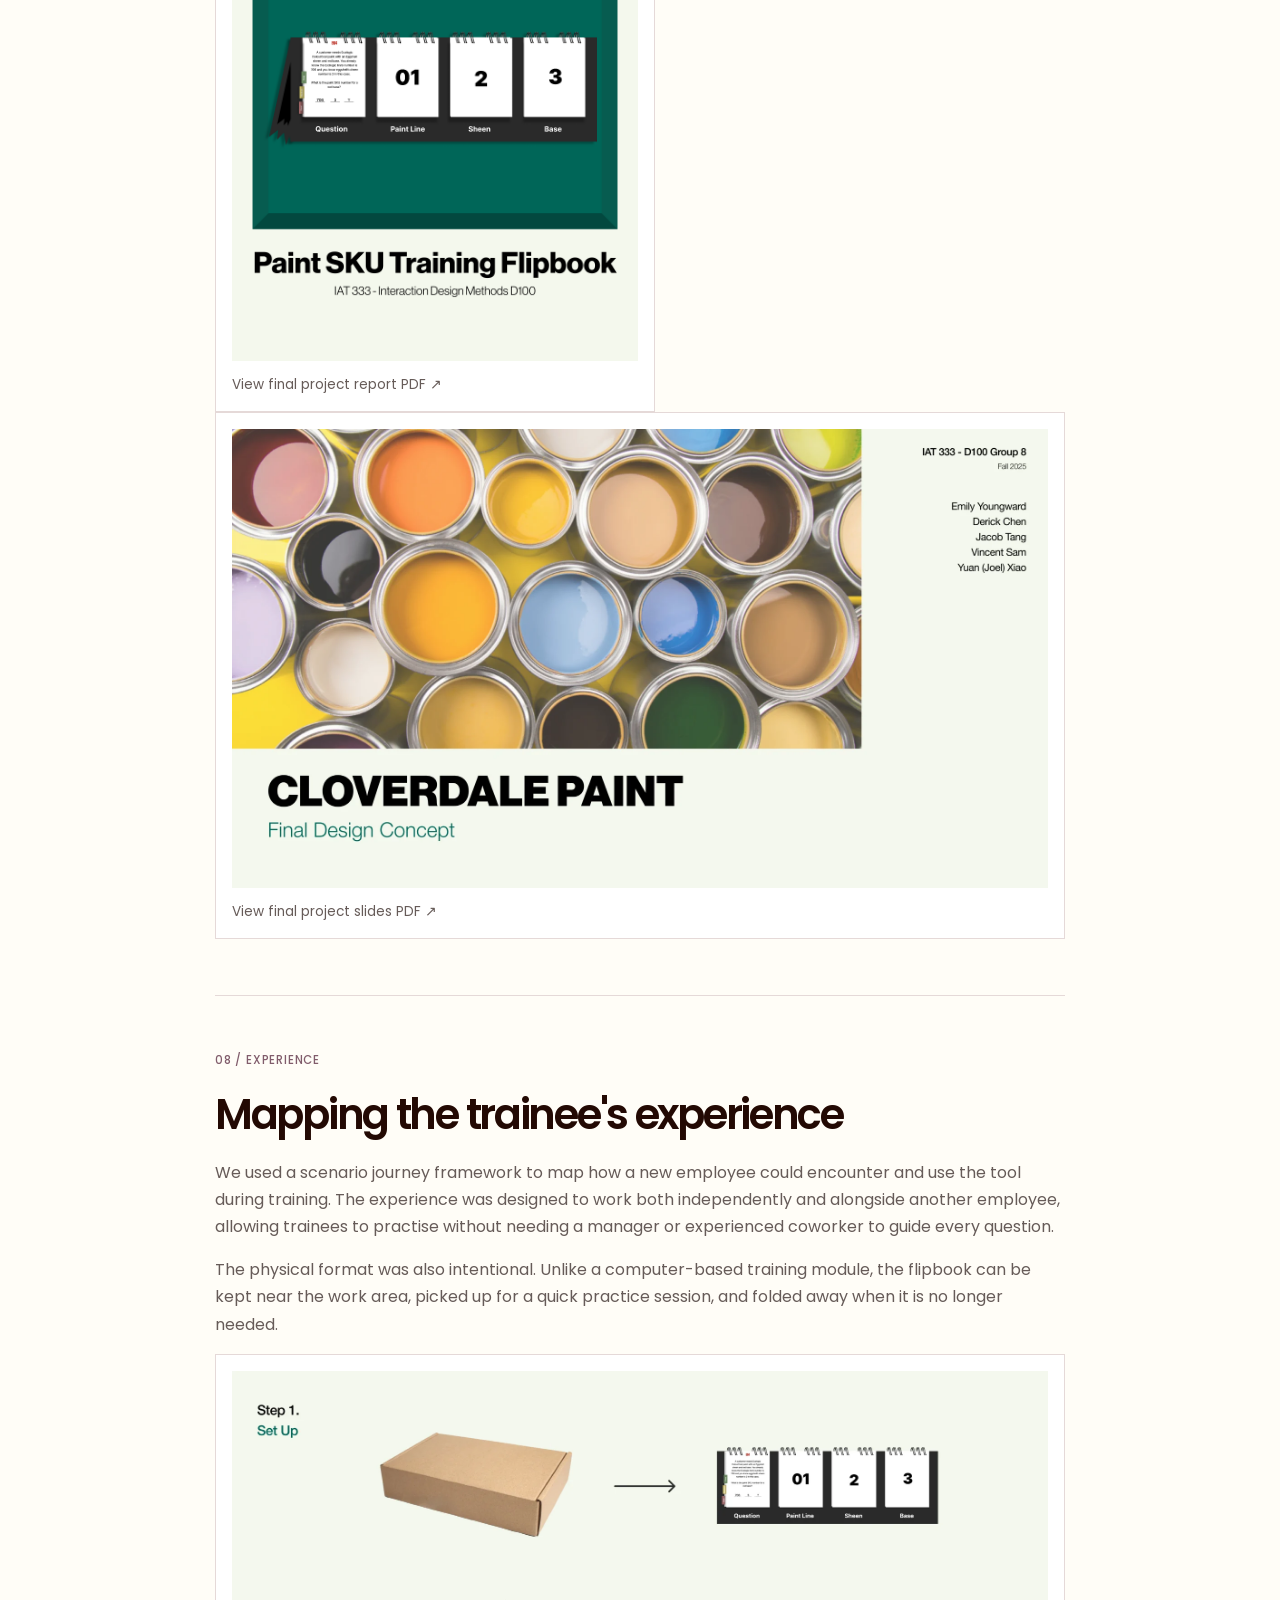
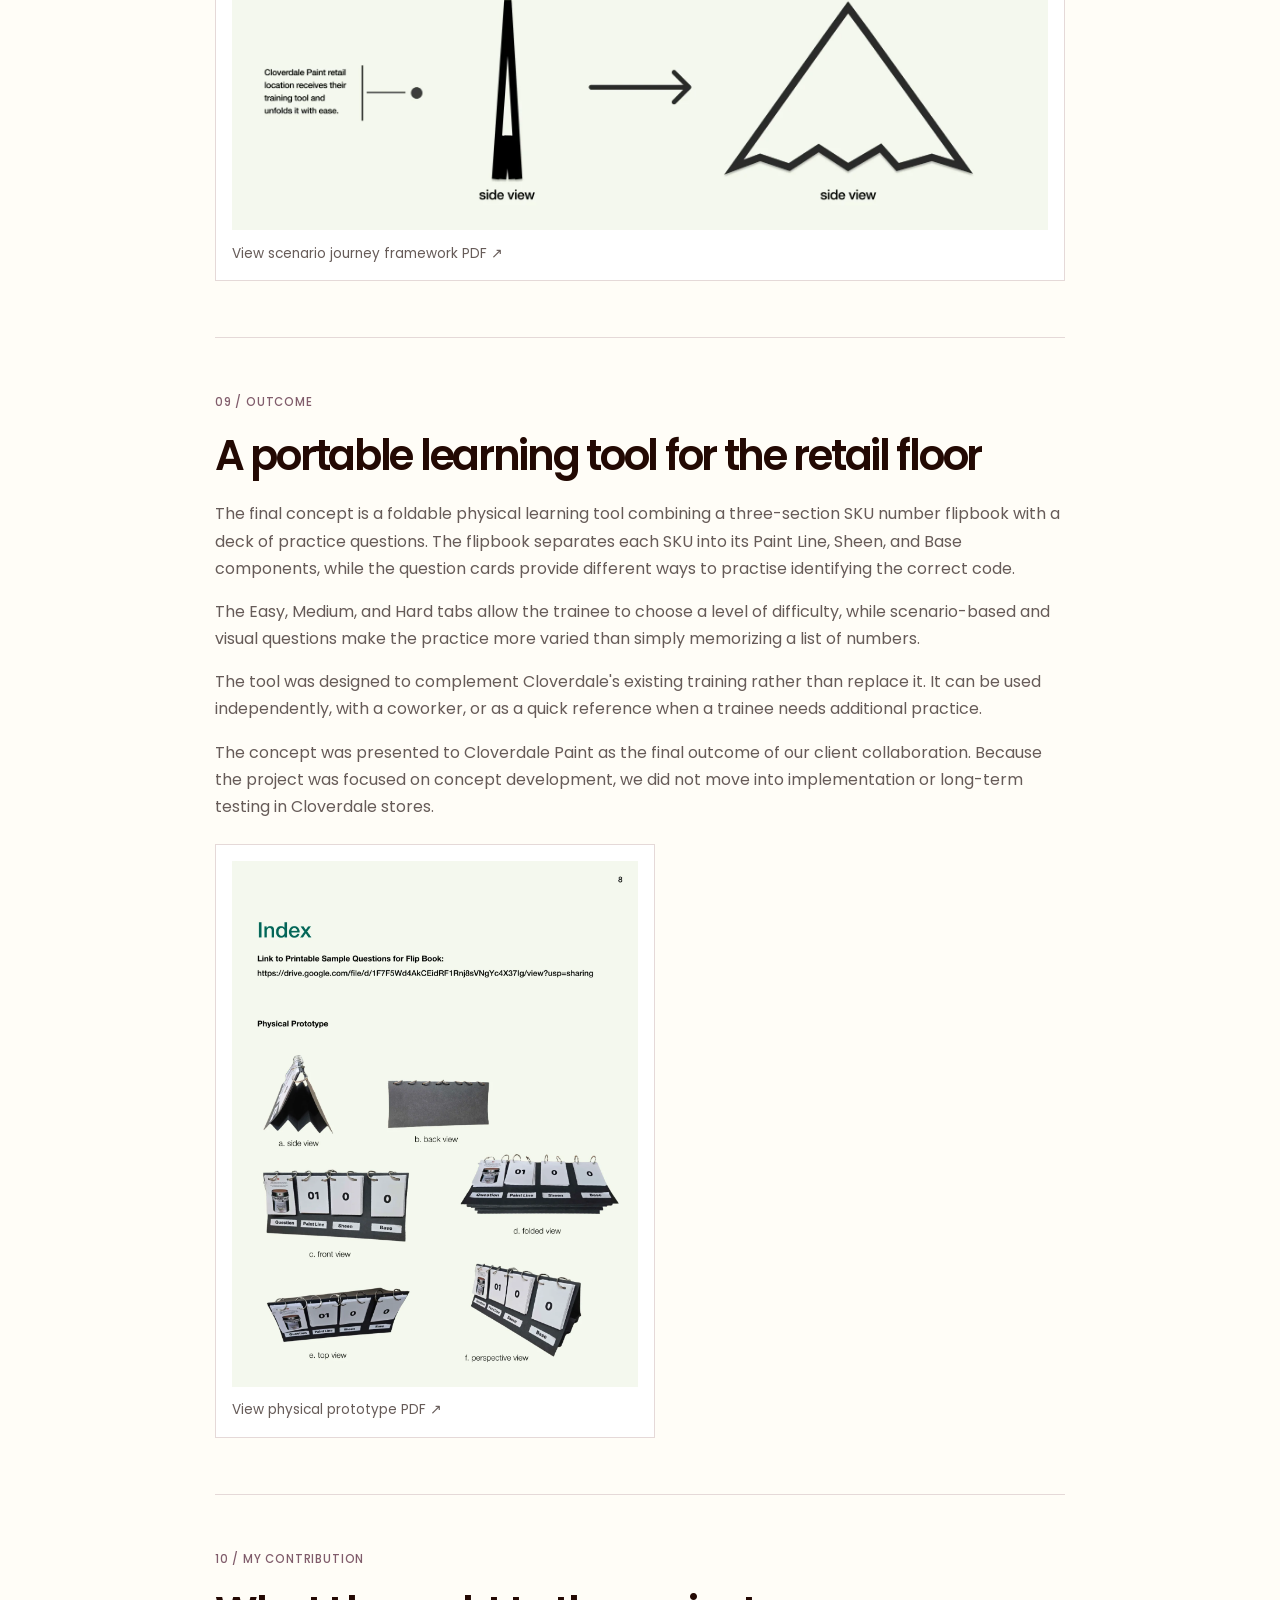
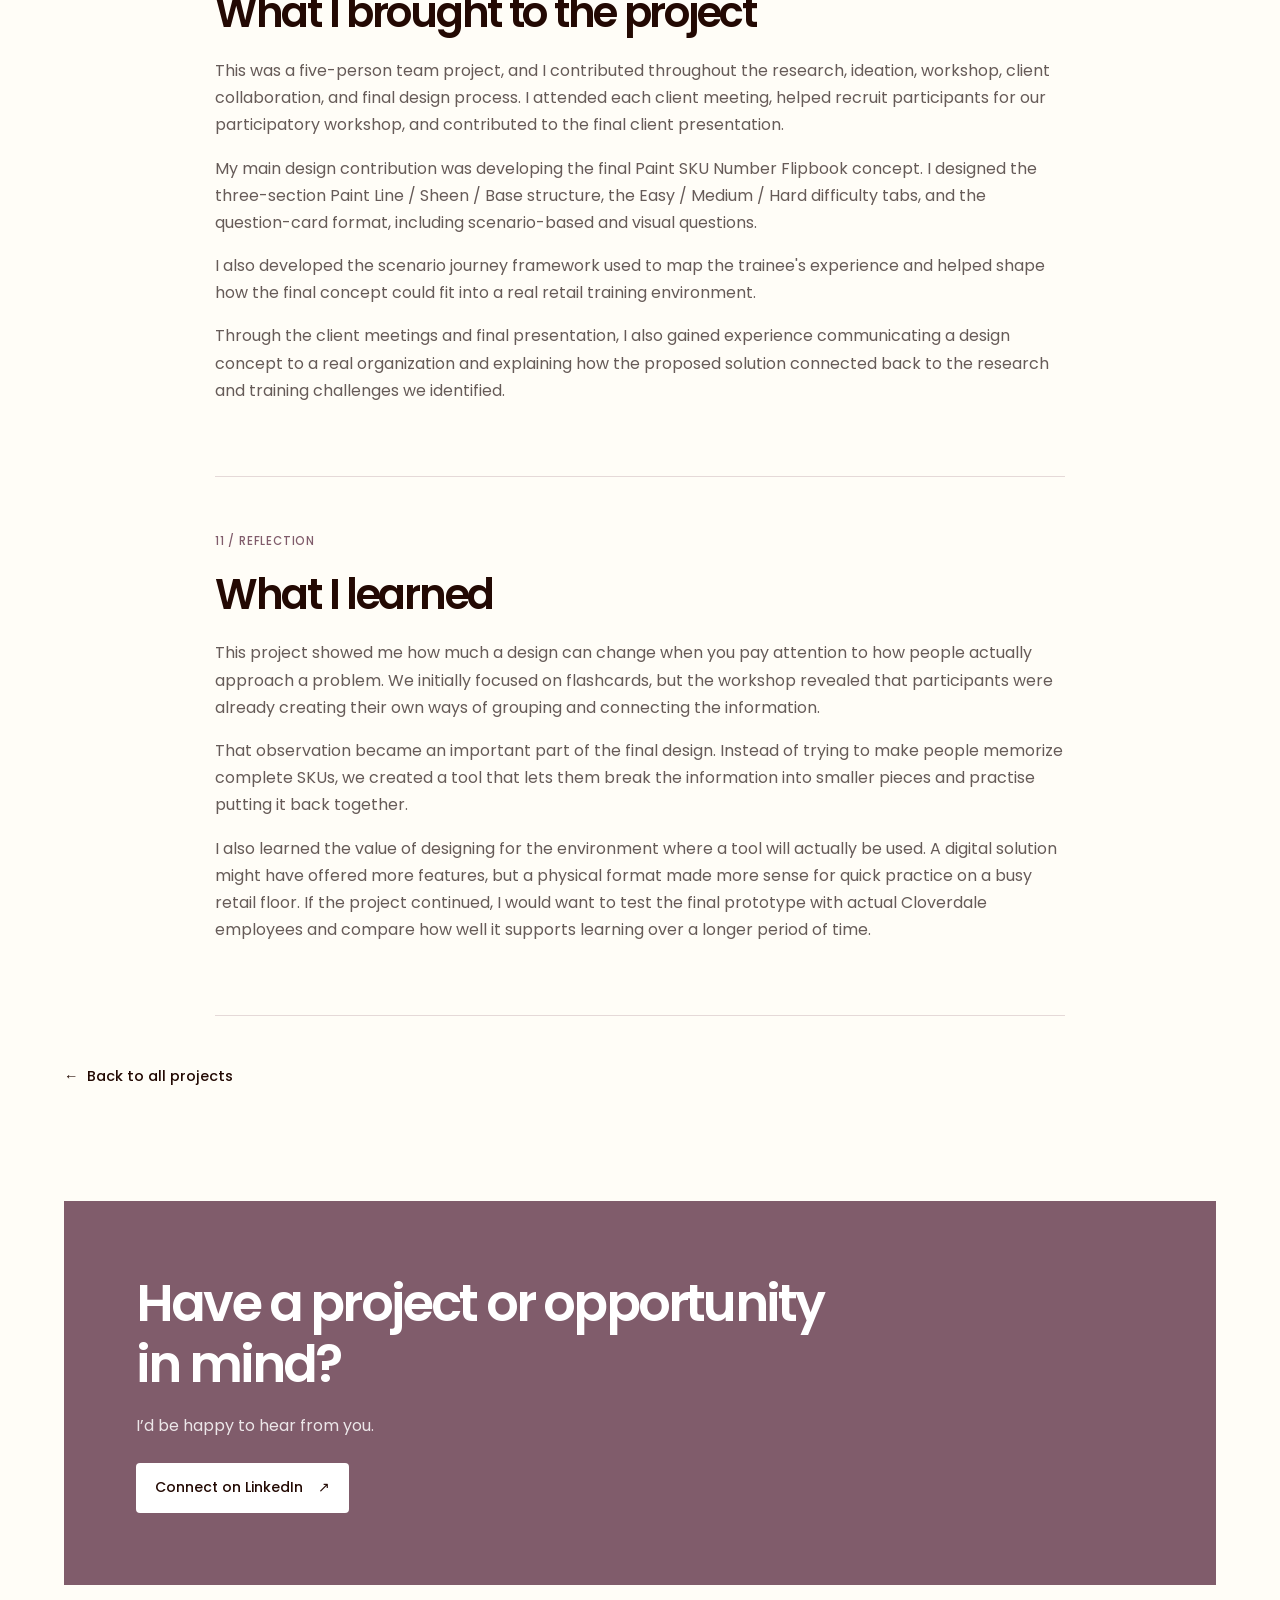
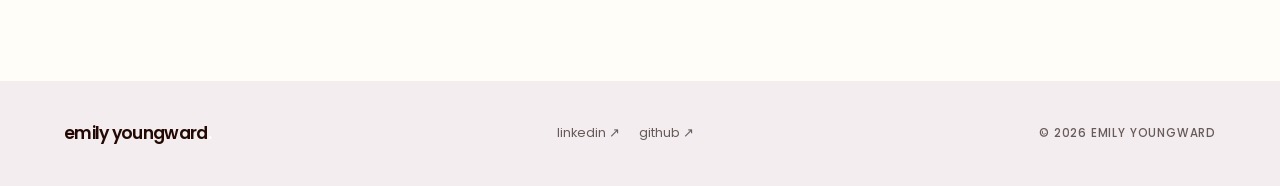
<file: projects/paint-sku-flipbook.html>
<!doctype html>

<html lang="en">
  <head>
    <meta charset="UTF-8" />
    <meta name="viewport" content="width=device-width, initial-scale=1.0" />

    <title>Paint SKU Training Flipbook — Emily Youngward</title>
    <meta
      name="description"
      content="A physical training tool developed with Cloverdale Paint to help new employees learn paint SKUs through self-directed, hands-on practice."
    />
    <meta property="og:type" content="website" />
    <meta property="og:site_name" content="Emily Youngward" />
    <meta
      property="og:title"
      content="Paint SKU Training Flipbook — Emily Youngward"
    />
    <meta
      property="og:description"
      content="A physical training tool developed with Cloverdale Paint to help new employees learn paint SKUs through self-directed, hands-on practice."
    />

    <link rel="preconnect" href="https://fonts.googleapis.com" />
    <link rel="preconnect" href="https://fonts.gstatic.com" crossorigin />
    <link
      href="https://fonts.googleapis.com/css2?family=Poppins:wght@400;500;600;700&amp;display=swap"
      rel="stylesheet"
    />
    <link rel="icon" type="image/svg+xml" href="../images/favicon.svg" />
    <link rel="stylesheet" href="../css/style.css" />
    <script src="../javascript/main.js" defer></script>
  </head>

  <body>
    <a class="skip-link" href="#main-content">Skip to content</a>

    <!-- Shared site navigation -->

    <header class="site-header">
      <div class="header-inner">
        <a
          class="wordmark"
          href="../index.html"
          aria-label="Emily Youngward home"
        >
          emily youngward<span>.</span>
        </a>

        <button
          class="menu-toggle"
          type="button"
          aria-label="Open navigation"
          aria-expanded="false"
          aria-controls="primary-navigation"
        >
          <span></span>
          <span></span>
        </button>

        <nav
          class="site-nav"
          id="primary-navigation"
          aria-label="Main navigation"
        >
          <a class="nav-link" href="../index.html">home</a>
          <a class="nav-link active" href="../work.html" aria-current="page"
            >projects</a
          >
          <a class="nav-link" href="../about.html">about me</a>
          <a class="nav-contact" href="../index.html#contact">contact</a>
        </nav>
      </div>
    </header>

    <main id="main-content">
      <!-- Project introduction -->
      <section class="project-detail-hero section-shell">
        <a class="back-link" href="../work.html">
          <span aria-hidden="true">←</span> All projects
        </a>

        <p class="project-type">
          Client Collaboration (Cloverdale Paint) · Interaction Design · Fall
          2025
        </p>

        <h1>paint SKU <span class="accent-text">training flipbook.</span></h1>

        <p class="project-detail-intro">
          A physical training tool developed through a client collaboration with
          Cloverdale Paint to help new employees learn and practise paint SKUs
          through self-directed, hands-on learning.
        </p>

        <div class="project-meta">
          <div class="project-meta-item">
            <span>Role</span>
            <p>UX research, ideation &amp; interaction design</p>
          </div>

          <div class="project-meta-item">
            <span>Project type</span>
            <p>Client collaboration · Physical learning tool · Group project</p>
          </div>

          <div class="project-meta-item">
            <span>Client</span>
            <p>Cloverdale Paint · Learning &amp; Development</p>
          </div>

          <div class="project-meta-item">
            <span>Tools &amp; technologies</span>
            <p>Figma · Physical prototyping</p>
          </div>

          <div class="project-meta-item">
            <span>Timeline</span>
            <p>Fall 2025 Semester</p>
          </div>
        </div>
      </section>

      <!-- Main project image -->
      <section class="project-detail-cover section-shell">
        <div class="project-cover-placeholder">
          <img
            src="../images/Final_Flipbook_Photo.png"
            alt="Final mockup of paint SKU flipbook"
            decoding="async"
            fetchpriority="high"
          />
        </div>
      </section>

      <!-- Project information -->
      <section class="project-detail-body section-shell">
        <article class="project-detail-section">
          <p class="eyebrow">01 / Overview</p>
          <h2>Making paint SKUs easier to learn</h2>

          <p>
            For this project, my five-person team worked with Cloverdale Paint
            and its Learning &amp; Development Coordinator to explore ways of
            improving training for new employees.
          </p>

          <p>
            Our research showed that learning paint SKUs was one of the more
            difficult parts of getting up to speed. New employees were expected
            to remember product codes made up of different numbers and letters
            while also learning how to help customers on the retail floor.
          </p>

          <p>
            Our final concept was a portable, foldable learning tool that
            combines a question-card deck with a three-section SKU flipbook.
            Employees can practise identifying a paint line, sheen, and base,
            then check their answer at their own pace.
          </p>
        </article>

        <article class="project-detail-section">
          <p class="eyebrow">02 / Client collaboration</p>
          <h2>Working with a real client</h2>

          <p>
            We developed the project in collaboration with Cloverdale Paint and
            its Learning &amp; Development Coordinator as part of an interaction
            design methods course at SFU. Throughout the project, our team
            participated in client meetings, discussed training challenges,
            shared our research and ideas, and developed our final concept
            around the needs of Cloverdale's employees.
          </p>

          <p>
            Working with a real organization also meant considering the
            environment where the training would actually happen. We focused on
            the realities of a busy retail floor, including limited time, the
            need for quick access to information, and the amount of support
            experienced employees were already providing to new staff.
          </p>

          <p>
            The final flipbook concept was presented to Cloverdale Paint as part
            of our client collaboration. While it was not implemented in their
            stores, the project gave us the opportunity to develop and present a
            solution based on research, client input, and the constraints of a
            real workplace.
          </p>
        </article>

        <article class="project-detail-section">
          <p class="eyebrow">03 / Context</p>
          <h2>Understanding the problem</h2>

          <p>
            We began by researching Cloverdale Paint, its employees, customers,
            and existing training experience. We reviewed company information
            and employee experiences, then surveyed 12 employees across three
            stores.
          </p>

          <p>
            One finding stood out:
            <strong
              >92% of surveyed employees reported feeling unprepared to interact
              confidently with customers during their first one to three weeks
              on the job.</strong
            >
          </p>

          <p>
            Employees also described the amount of product knowledge they had to
            remember, particularly paint SKUs, as a major challenge. Even simple
            orders could take new employees a long time to process while they
            were still learning the system.
          </p>

          <p>
            This shifted our focus from improving training in general to a more
            specific question: how could we make practising paint product codes
            easier, faster, and less dependent on a trainer being available?
          </p>

          <a
            class="project-poster project-poster--portrait"
            href="../images/Ethnography_Poster.png"
            target="_blank"
            rel="noopener"
          >
            <img
              src="../images/optimized/Ethnography_Poster.webp"
              alt="Ethnography research poster summarizing observations and findings from Cloverdale Paint employees"
              decoding="async"
              loading="lazy"
              width="1320"
              height="1800"
            />
            <span>View ethnography research poster ↗</span>
          </a>
        </article>

        <article class="project-detail-section">
          <p class="eyebrow">04 / Users</p>
          <h2>Designing around different employees</h2>

          <p>
            Our research helped us think about training from several
            perspectives within a store. New employees needed a way to build
            confidence without feeling overwhelmed, managers needed training
            tools that did not require constant supervision, and experienced
            employees needed to spend less time repeatedly helping new staff
            with basic product information.
          </p>

          <p>
            We created personas to represent these different experiences,
            including a new employee balancing work and school, a store manager
            with limited time to train staff, and an experienced customer
            service representative who was frequently relied on for product
            knowledge.
          </p>

          <div class="project-poster-grid project-poster-grid--personas">
            <a
              class="project-poster project-poster--persona"
              href="../images/new-hire.png"
              target="_blank"
              rel="noopener"
            >
              <img
                src="../images/optimized/new-hire.webp"
                alt="Poster representing new hire persona"
                decoding="async"
                loading="lazy"
                width="1165"
                height="1800"
              />
              <span>View new hire persona ↗</span>
            </a>

            <a
              class="project-poster project-poster--persona"
              href="../images/manager.png"
              target="_blank"
              rel="noopener"
            >
              <img
                src="../images/optimized/manager.webp"
                alt="Poster representing store manager persona"
                decoding="async"
                loading="lazy"
                width="1165"
                height="1800"
              />
              <span>View store manager persona ↗</span>
            </a>

            <a
              class="project-poster project-poster--persona"
              href="../images/senior_rep.png"
              target="_blank"
              rel="noopener"
            >
              <img
                src="../images/optimized/senior_rep.webp"
                alt="Poster representing senior customer service representative persona"
                decoding="async"
                loading="lazy"
                width="1165"
                height="1800"
              />
              <span
                >View senior customer service representative persona ↗</span
              >
            </a>
          </div>
        </article>

        <article class="project-detail-section">
          <p class="eyebrow">05 / Ideation</p>
          <h2>Exploring different directions</h2>

          <p>
            Before settling on a physical training tool, our team explored
            several directions. These included a web-based training application,
            a portable scanner for helping employees manage orders and
            inventory, and a pocket-sized flashcard deck for learning paint
            colours and product information.
          </p>

          <p>
            We also conceptualized a matching paint SKU game and a number
            flipbook as the project evolved. Each concept approached the
            training problem differently, but we kept coming back to the need
            for something that could be used quickly on the retail floor without
            requiring a computer or additional software.
          </p>

          <a
            class="project-poster"
            href="../pdfs/First_Three Concepts.pdf"
            target="_blank"
            rel="noopener noreferrer"
            aria-label="Open the full first three concepts PDF"
          >
            <img
              src="../images/optimized/First_Three Concepts_Preview.webp"
              alt="Preview of the first three concepts pdf"
              decoding="async"
              loading="lazy"
              width="1800"
              height="1165"
            />
            <span class="pdf-preview-label"
              >View first three initial concepts PDF ↗</span
            >
          </a>

          <a
            class="project-poster"
            href="../pdfs/Refined_Concepts.pdf"
            target="_blank"
            rel="noopener noreferrer"
            aria-label="Open the full refined concepts PDF"
          >
            <img
              src="../images/optimized/Refined_Concepts_Preview.webp"
              alt="Preview of the refined concepts pdf"
              decoding="async"
              loading="lazy"
              width="1800"
              height="1391"
            />
            <span class="pdf-preview-label"
              >View two further refined concepts PDF ↗</span
            >
          </a>
        </article>

        <article class="project-detail-section">
          <p class="eyebrow">06 / Workshop</p>
          <h2>Testing how people learn the information</h2>

          <p>
            We ran a participatory workshop with two SFU students who had no
            previous experience working at Cloverdale Paint. While the sample
            was small, the workshop gave us an opportunity to observe how people
            approached unfamiliar paint codes when they had to learn them for
            the first time.
          </p>

          <p>
            Participants first received a portion of an Ecologic Line paint-code
            reference sheet and were asked to create their own study methods. We
            then introduced custom flashcards with hints, fill-in-the-blank
            questions, and quiz-style prompts.
          </p>

          <p>
            A useful pattern emerged: participants naturally grouped numbers
            together and associated them with meanings, rather than simply
            trying to memorize the codes as individual strings.
            Fill-in-the-blank questions were also preferred, while some
            participants relied heavily on writing, pattern recognition, or
            discussing the information with another person.
          </p>

          <p>
            During the workshop, participants also suggested the idea of a
            physical flipbook. This helped us move toward a tool that supported
            the way people were already breaking the SKU information apart.
          </p>

          <div class="project-poster-grid">
            <a
              class="project-poster"
              href="../images/participant_1.jpeg"
              target="_blank"
              rel="noopener"
            >
              <img
                src="../images/participant_1.jpeg"
                alt="Participant 1’s brainstorming"
                decoding="async"
                loading="lazy"
              />
              <span
                >Participant 1’s brainstorming and how they organize
                information</span
              >
            </a>
          </div>
        </article>

        <article class="project-detail-section">
          <p class="eyebrow">07 / Design</p>
          <h2>From flashcards to a flipbook</h2>

          <p>
            The final direction combined the strengths of a flashcard concept
            with the structure of the number system. Instead of asking employees
            to remember an entire SKU at once, the flipbook breaks it into three
            parts: <strong>Paint Line, Sheen, and Base.</strong>
          </p>

          <p>
            I designed the three-section structure and the way the SKU
            information is divided across the flipbook. I also designed the
            question-card format, including scenario-based and visual questions,
            and introduced Easy, Medium, and Hard tabs to give employees
            different levels of practice.
          </p>

          <p>
            The goal was to make the tool useful without turning it into another
            formal training module. A trainee can choose a question, build the
            corresponding SKU using the flipbook, and check their answer
            independently.
          </p>

          <a
            class="project-poster project-poster--portrait"
            href="../pdfs/Flipbook_Final_Report.pdf"
            target="_blank"
            rel="noopener noreferrer"
            aria-label="Open the full final report PDF"
          >
            <img
              src="../images/Final_Report_Preview.png"
              alt="Preview of the final project report pdf"
              decoding="async"
              loading="lazy"
            />
            <span class="pdf-preview-label"
              >View final project report PDF ↗</span
            >
          </a>

          <a
            class="project-poster"
            href="../pdfs/Flipbook_Final_Slides.pdf"
            target="_blank"
            rel="noopener noreferrer"
            aria-label="Open the full final slides PDF"
          >
            <img
              src="../images/optimized/Flipbook_Final_Slides_Preview.webp"
              alt="Preview of the final slides pdf"
              decoding="async"
              loading="lazy"
              width="1800"
              height="1013"
            />
            <span class="pdf-preview-label"
              >View final project slides PDF ↗</span
            >
          </a>
        </article>

        <article class="project-detail-section">
          <p class="eyebrow">08 / Experience</p>
          <h2>Mapping the trainee's experience</h2>

          <p>
            We used a scenario journey framework to map how a new employee could
            encounter and use the tool during training. The experience was
            designed to work both independently and alongside another employee,
            allowing trainees to practise without needing a manager or
            experienced coworker to guide every question.
          </p>

          <p>
            The physical format was also intentional. Unlike a computer-based
            training module, the flipbook can be kept near the work area, picked
            up for a quick practice session, and folded away when it is no
            longer needed.
          </p>

          <a
            class="project-poster"
            href="../pdfs/Scenario Journey Framework.pdf"
            target="_blank"
            rel="noopener noreferrer"
            aria-label="Open the full scenario journey framework PDF"
          >
            <img
              src="../images/optimized/Scenario_Journey_Preview.webp"
              alt="Preview of the scenario journey framework pdf"
              decoding="async"
              loading="lazy"
              width="1800"
              height="1013"
            />
            <span class="pdf-preview-label"
              >View scenario journey framework PDF ↗</span
            >
          </a>
        </article>

        <article class="project-detail-section">
          <p class="eyebrow">09 / Outcome</p>
          <h2>A portable learning tool for the retail floor</h2>

          <p>
            The final concept is a foldable physical learning tool combining a
            three-section SKU number flipbook with a deck of practice questions.
            The flipbook separates each SKU into its Paint Line, Sheen, and Base
            components, while the question cards provide different ways to
            practise identifying the correct code.
          </p>

          <p>
            The Easy, Medium, and Hard tabs allow the trainee to choose a level
            of difficulty, while scenario-based and visual questions make the
            practice more varied than simply memorizing a list of numbers.
          </p>

          <p>
            The tool was designed to complement Cloverdale's existing training
            rather than replace it. It can be used independently, with a
            coworker, or as a quick reference when a trainee needs additional
            practice.
          </p>

          <p>
            The concept was presented to Cloverdale Paint as the final outcome
            of our client collaboration. Because the project was focused on
            concept development, we did not move into implementation or
            long-term testing in Cloverdale stores.
          </p>

          <a
            class="project-poster project-poster--portrait"
            href="../pdfs/Physical_Prototype.pdf"
            target="_blank"
            rel="noopener noreferrer"
            aria-label="Open the full physical prototype PDF"
          >
            <img
              src="../images/optimized/Physical_Prototype_Preview.webp"
              alt="Preview of the physical prototype pdf"
              decoding="async"
              loading="lazy"
              width="1391"
              height="1800"
            />
            <span class="pdf-preview-label"
              >View physical prototype PDF ↗</span
            >
          </a>
        </article>

        <article class="project-detail-section">
          <p class="eyebrow">10 / My contribution</p>
          <h2>What I brought to the project</h2>

          <p>
            This was a five-person team project, and I contributed throughout
            the research, ideation, workshop, client collaboration, and final
            design process. I attended each client meeting, helped recruit
            participants for our participatory workshop, and contributed to the
            final client presentation.
          </p>

          <p>
            My main design contribution was developing the final Paint SKU
            Number Flipbook concept. I designed the three-section Paint Line /
            Sheen / Base structure, the Easy / Medium / Hard difficulty tabs,
            and the question-card format, including scenario-based and visual
            questions.
          </p>

          <p>
            I also developed the scenario journey framework used to map the
            trainee's experience and helped shape how the final concept could
            fit into a real retail training environment.
          </p>

          <p>
            Through the client meetings and final presentation, I also gained
            experience communicating a design concept to a real organization and
            explaining how the proposed solution connected back to the research
            and training challenges we identified.
          </p>
        </article>

        <article class="project-detail-section">
          <p class="eyebrow">11 / Reflection</p>
          <h2>What I learned</h2>

          <p>
            This project showed me how much a design can change when you pay
            attention to how people actually approach a problem. We initially
            focused on flashcards, but the workshop revealed that participants
            were already creating their own ways of grouping and connecting the
            information.
          </p>

          <p>
            That observation became an important part of the final design.
            Instead of trying to make people memorize complete SKUs, we created
            a tool that lets them break the information into smaller pieces and
            practise putting it back together.
          </p>

          <p>
            I also learned the value of designing for the environment where a
            tool will actually be used. A digital solution might have offered
            more features, but a physical format made more sense for quick
            practice on a busy retail floor. If the project continued, I would
            want to test the final prototype with actual Cloverdale employees
            and compare how well it supports learning over a longer period of
            time.
          </p>
        </article>
      </section>

      <!-- Return to project gallery -->
      <section class="project-detail-navigation section-shell">
        <a class="text-link" href="../work.html">
          <span aria-hidden="true">←</span> Back to all projects
        </a>
      </section>

      <!-- Shared contact section -->
      <section class="contact-section section-shell" id="contact">
        <div class="contact-panel">
          <h2>Have a project or opportunity in mind?</h2>
          <p>I’d be happy to hear from you.</p>

          <a
            class="button button-light"
            href="https://www.linkedin.com/in/emily-youngward-a0785a405"
            target="_blank"
            rel="noopener noreferrer"
          >
            Connect on LinkedIn <span aria-hidden="true">↗</span>
          </a>
        </div>
      </section>
    </main>

    <!-- Shared footer -->

    <footer class="site-footer">
      <div class="footer-inner">
        <a class="footer-wordmark" href="../index.html">
          emily youngward<span>.</span>
        </a>

        <div class="footer-links">
          <a
            href="https://www.linkedin.com/in/emily-youngward-a0785a405"
            target="_blank"
            rel="noopener noreferrer"
            >linkedin ↗</a
          >

          <a
            href="https://github.com/eyoung-15"
            target="_blank"
            rel="noopener noreferrer"
            >github ↗</a
          >
        </div>

        <span class="footer-year">© 2026 Emily Youngward</span>
      </div>
    </footer>
  </body>
</html>
</file>
<file: css/style.css>
/*
Emily Youngward - Portfolio Stylesheet

This stylesheet controls the appearance and layout of all three
portfolio pages: Home, Projects, and About.

The styles are organized into sections for easier maintenance.
Shared styles are defined first, followed by page-specific styles
and responsive adjustments.
*/





/*
1. CSS VARIABLES

CSS custom properties store reusable values.

Using variables for colours, fonts, spacing, and transitions
makes it easier to maintain a consistent design across pages.

Variables are accessed using var(--variable-name).
*/
:root {
--color-background: #FFFDF7;
--color-paper: #FFFFFF;
--color-paper-alt: #F3EDF0;
--color-ink: #230903;
--color-muted: #665B58;
--color-muted-light: #8D8180;
--color-accent: #B592A0;
--color-accent-dark: #805C6B;
--color-accent-light: #E9DCE1;
--color-line: #E5D9D8;
--color-white: #FFFFFF;

--font-body: "Poppins", sans-serif;

--content-width: 1180px;
--page-gutter: clamp(1.25rem, 5vw, 5rem);
--header-height: 78px;

--transition: 220ms ease;
--shadow-soft: 0 12px 35px rgba(35, 9, 3, 0.07);
}



/*
2. GLOBAL STYLES

These rules establish the default appearance of HTML elements.

The universal selector applies box-sizing to every element,
making width and height calculations more predictable.
*/
* {
box-sizing: border-box;
}

html {
scroll-behavior: smooth;
scroll-padding-top: calc(var(--header-height) + 1rem);
}

body {
margin: 0;
background: var(--color-background);
color: var(--color-ink);
font-family: var(--font-body);
font-size: 1rem;
line-height: 1.7;
-webkit-font-smoothing: antialiased;
}

a {
color: inherit;
text-decoration: none;
}

button {
color: inherit;
font: inherit;
}

img {
display: block;
max-width: 100%;
}

::selection {
color: var(--color-ink);
background: var(--color-accent-light);
}

.skip-link {
position: absolute;
z-index: 1000;
top: 0.75rem;
left: 0.75rem;
padding: 0.65rem 1rem;
transform: translateY(-150%);
border-radius: 4px;
background: var(--color-ink);
color: var(--color-white);
}

.skip-link:focus {
transform: translateY(0);
}

/*
Shared content container.

The min() function prevents the container from exceeding
the maximum content width while maintaining responsive
spacing on smaller screens.

margin-inline: auto centres the container horizontally.
*/
.section-shell {
width: min(100% - (var(--page-gutter) * 2), var(--content-width));
margin-inline: auto;
}



/*
3. HEADER AND NAVIGATION

The header is shared across all pages.

position: sticky keeps it at the top of the viewport
while scrolling, without removing it from the document flow.

z-index ensures the header appears above page content.
*/
.site-header {
position: sticky;
z-index: 100;
top: 0;
height: var(--header-height);
border-bottom: 1px solid rgba(35, 9, 3, 0.08);
background: rgba(181, 146, 160, 0.96);
backdrop-filter: blur(10px);
}

.header-inner {
display: flex;
width: min(100% - (var(--page-gutter) * 2), var(--content-width));
height: 100%;
margin-inline: auto;
align-items: center;
justify-content: space-between;
}

.wordmark,
.footer-wordmark {
font-size: 1.08rem;
font-weight: 600;
letter-spacing: -0.04em;
}

.wordmark span,
.footer-wordmark span {
color: var(--color-white);
}

/*
Desktop navigation uses Flexbox to arrange the links horizontally.

The gap property controls the spacing between navigation items.
clamp() allows the spacing to adjust between a minimum and maximum
value depending on the viewport width.
*/
.site-nav {
display: flex;
align-items: center;
gap: clamp(1.2rem, 3vw, 2.5rem);
}

.nav-link,
.nav-contact {
font-size: 0.88rem;
font-weight: 500;
transition: color var(--transition);
}

.nav-link {
color: rgba(35, 9, 3, 0.72);
}

.nav-link:hover,
.nav-link.active,
.nav-contact:hover {
color: var(--color-white);
}

.nav-contact:hover {
border-color: var(--color-white);
}

.menu-toggle {
display: none;
}





/*
4. TYPOGRAPHY
Shared text styles establish the visual hierarchy.

clamp() creates fluid font sizes that adjust with viewport width
while respecting minimum and maximum sizes.

Letter-spacing is used to adjust the spacing between characters.
*/
.eyebrow,
.section-kicker,
.project-type,
.capability-number,
.education-location,
.footer-year {
font-size: 0.72rem;
font-weight: 500;
letter-spacing: 0.07em;
line-height: 1.5;
text-transform: uppercase;
}

.eyebrow {
margin: 0 0 1.25rem;
color: var(--color-accent-dark);
}

.section-kicker {
display: flex;
align-items: center;
gap: 0.8rem;
margin-bottom: 1.3rem;
color: var(--color-muted-light);
}

.section-kicker::before {
display: block;
width: 25px;
height: 1px;
background: var(--color-accent);
content: "";
}

.section-label {
color: var(--color-muted);
}

h1,
h2,
h3,
p {
margin-top: 0;
}

h1,
h2,
h3 {
color: var(--color-ink);
font-weight: 600;
line-height: 1.2;
}

h1 {
font-size: clamp(2.8rem, 6.5vw, 5.6rem);
letter-spacing: -0.065em;
}

h2 {
font-size: clamp(1.9rem, 4vw, 3.2rem);
letter-spacing: -0.055em;
}

h3 {
font-size: 1.2rem;
letter-spacing: -0.035em;
}

.accent-text {
color: var(--color-accent-dark);
}



/*
5. BUTTONS AND LINKS

These styles are reused across the website.

Inline-flex allows button text and decorative arrows to sit
together while supporting alignment and spacing.

Transitions create subtle hover effects.
*/
.button {
display: inline-flex;
min-height: 47px;
align-items: center;
justify-content: center;
gap: 0.9rem;
padding: 0.75rem 1.15rem;
border: 1px solid transparent;
border-radius: 4px;
font-size: 0.88rem;
font-weight: 500;
transition:
background var(--transition),
border-color var(--transition),
color var(--transition),
transform var(--transition);
}

.button:hover {
transform: translateY(-2px);
}

.button-primary {
background: var(--color-accent-dark);
color: var(--color-white);
}

.button-primary:hover {
background: var(--color-ink);
}

.button-light {
background: var(--color-paper);
color: var(--color-ink);
}

.button-light:hover {
background: var(--color-accent-light);
}

.text-link {
display: inline-flex;
align-items: center;
gap: 0.55rem;
color: var(--color-ink);
font-size: 0.9rem;
font-weight: 500;
transition: color var(--transition);
}

.text-link:hover {
color: var(--color-accent-dark);
}

/* Home hero */
.hero-copy {
position: relative;
z-index: 1;
}

.hero-description {
max-width: 560px;
margin-bottom: 1.8rem;
color: var(--color-muted);
font-size: 1.02rem;
line-height: 1.8;
}

.hero-actions {
display: flex;
flex-wrap: wrap;
align-items: center;
gap: 1.35rem;
}

/* Introduction */
.intro-content h2 {
max-width: 800px;
margin-bottom: 1.3rem;
}

.intro-content p {
max-width: 680px;
margin-bottom: 0;
color: var(--color-muted);
font-size: 1rem;
}

/* Featured projects */
.featured-work {
padding-block: 5rem 6.5rem;
border-top: 1px solid var(--color-line);
}

.section-heading {
display: flex;
align-items: end;
justify-content: space-between;
gap: 2rem;
margin-bottom: 2.3rem;
}

.section-heading h2 {
max-width: 700px;
margin-bottom: 0;
}

.section-heading-link {
flex: 0 0 auto;
margin-bottom: 0.35rem;
}

.project-grid {
display: grid;
grid-template-columns: repeat(2, minmax(0, 1fr));
gap: 2.4rem 1.5rem;
}

.project-card-large {
grid-column: 1 / -1;
}

.project-visual {
position: relative;
display: flex;
min-height: 270px;
align-items: center;
justify-content: center;
overflow: hidden;
isolation: isolate;
transition: transform var(--transition), box-shadow var(--transition);
}

.project-visual img {
  width: 100%;
  height: 100%;
  object-fit: cover;
}

.project-card-large .project-visual {
min-height: clamp(320px, 40vw, 470px);
}

.project-visual:hover {
transform: translateY(-6px);
box-shadow: 0 12px 24px rgba(70, 55, 65, 0.12);
}

.project-visual:focus-visible {
outline: 2px solid var(--color-accent);
outline-offset: 4px;
}

.project-visual-mauve {
background: #DCCBD1;
}

.project-visual-cream {
background: #F0E8DF;
}

.project-visual-rose {
background: #E8D9DE;
}

.project-info {
display: flex;
align-items: flex-start;
justify-content: space-between;
gap: 1rem;
padding-top: 1.15rem;
}

.project-type {
margin-bottom: 0.45rem;
color: var(--color-accent-dark);
font-size: 0.65rem;
}

.project-info h3 {
margin-bottom: 0.4rem;
}

.project-info h3 a {
color: inherit;
text-decoration: none;
transition: color 0.2s ease;
}

.project-info h3 a:hover {
color: var(--color-accent);
}

.project-info h3 a:focus-visible {
outline: 2px solid var(--color-accent);
outline-offset: 4px;
}

.project-summary {
max-width: 540px;
margin-bottom: 0;
color: var(--color-muted);
font-size: 0.92rem;
}

.project-arrow {
color: var(--color-accent-dark);
font-size: 1.25rem;
transition: color var(--transition), transform var(--transition);
}

.project-arrow:hover {
color: var(--color-accent);
transform: translate(3px, -3px);
}

.project-arrow:focus-visible {
outline: 2px solid var(--color-accent);
outline-offset: 4px;
}

/* Capabilities */

/*
The capabilities section uses CSS Grid to separate the heading
from the list of interests.

Grid columns control the relative width of each area.
The gap property creates space between the columns.
*/

.capabilities-section {
padding-block: 5rem 6rem;
border-top: 1px solid var(--color-line);
}

.capabilities-layout {
display: grid;
grid-template-columns: 0.85fr 1.15fr;
gap: clamp(2rem, 8vw, 8rem);
}

.capabilities-layout h2 {
margin-bottom: 0;
}

.capability-list {
border-top: 1px solid var(--color-line);
}

.capability {
display: grid;
grid-template-columns: 40px 1fr;
gap: 1rem;
padding: 1.4rem 0;
border-bottom: 1px solid var(--color-line);
}

.capability-number {
padding-top: 0.25rem;
color: var(--color-accent-dark);
}

.capability h3 {
margin-bottom: 0.4rem;
font-size: 1.08rem;
}

.capability p {
max-width: 500px;
margin-bottom: 0;
color: var(--color-muted);
font-size: 0.92rem;
}

/* Contact */
.contact-section {
padding-block: 2rem 6rem;
}

.contact-panel {
padding: clamp(2rem, 6vw, 4.5rem);
background: var(--color-accent-dark);
color: var(--color-white);
}

.contact-panel .eyebrow,
.contact-panel h2,
.contact-panel p {
color: var(--color-white);
}

.contact-panel .eyebrow {
opacity: 0.85;
}

.contact-panel h2 {
max-width: 700px;
margin-bottom: 1rem;
}

.contact-panel p:not(.eyebrow) {
margin-bottom: 1.5rem;
opacity: 0.85;
}

/* Page headings */
.page-hero {
padding-block: 6rem 4rem;
border-bottom: 1px solid var(--color-line);
}

.page-hero h1 {
max-width: 1000px;
margin-bottom: 1.3rem;
}

.page-hero-description {
max-width: 680px;
margin-bottom: 0;
color: var(--color-muted);
font-size: 1rem;
}

.about-page-hero {
padding-bottom: 3.8rem;
}

/* Work page */
.work-list {
padding-block: 1rem 5rem;
}

.case-study {
display: grid;
grid-template-columns: minmax(0, 1.05fr) minmax(0, 0.95fr);
gap: clamp(2rem, 6vw, 5rem);
align-items: center;
padding-block: 3.5rem;
border-bottom: 1px solid var(--color-line);
}



/*
Alternating project layout.

nth-child(even) selects every second case study.
Changing the visual's order creates an alternating image/text
arrangement on wider screens.

The responsive stylesheet resets this order on smaller screens.
*/
.case-study:nth-child(even) .case-study-visual {
order: 2;
}

.case-study-visual {
position: relative;
display: grid;
min-height: 350px;
place-items: center;
overflow: hidden;
transition: transform var(--transition), box-shadow var(--transition);
}

.case-study-visual img {
  width: 100%;
  height: 100%;
  object-fit: cover;
}

.case-study-visual:hover {
transform: translateY(-6px);
box-shadow: 0 12px 24px rgba(70, 55, 65, 0.12);
}

.case-study-visual:focus-visible {
outline: 2px solid var(--color-accent);
outline-offset: 4px;
}

.case-study-content h2 {
margin-bottom: 1rem;
font-size: clamp(1.9rem, 3.5vw, 2.8rem);
}

.case-study-content > p {
color: var(--color-muted);
}

.case-study-content h2 a {
color: inherit;
text-decoration: none;
transition: color 0.2s ease;
}

.case-study-content h2 a:hover {
color: var(--color-accent);
}

.case-study-content h2 a:focus-visible {
outline: 2px solid var(--color-accent);
outline-offset: 4px;
}

.project-type {
margin-bottom: 0.65rem;
}

.tag-list {
display: flex;
flex-wrap: wrap;
gap: 0.5rem;
margin-block: 1.2rem;
}

.tag-list span {
padding: 0.35rem 0.65rem;
border: 1px solid var(--color-line);
border-radius: 3px;
color: var(--color-muted);
font-size: 0.72rem;
}

.case-study-note {
margin-bottom: 0;
color: var(--color-accent-dark) !important;
font-size: 0.85rem;
}

/* About page */
.about-intro {
display: grid;
grid-template-columns: minmax(250px, 0.75fr) minmax(0, 1.25fr);
align-items: center;
gap: clamp(2rem, 7vw, 6rem);
padding-block: 5rem 6rem;
border-bottom: 1px solid var(--color-line);
}

.about-photo-placeholder {
display: grid;
min-height: 380px;
place-items: center;
background: var(--color-accent-light);
color: var(--color-muted);
text-align: center;
font-size: 0.72rem;
font-weight: 500;
letter-spacing: 0.08em;
line-height: 1.8;
text-transform: uppercase;
}

.about-intro-copy p:not(.eyebrow) {
max-width: 650px;
color: var(--color-muted);
}

.education-section,
.skills-section {
padding-block: 5rem;
border-bottom: 1px solid var(--color-line);
}

.education-card {
display: flex;
align-items: flex-start;
justify-content: space-between;
gap: 2rem;
padding: 1.7rem;
border: 1px solid var(--color-line);
background: rgba(255, 255, 255, 0.55);
}

.education-card h2 {
margin-bottom: 0.45rem;
font-size: 1.55rem;
}

.education-degree {
margin-bottom: 0.35rem;
color: var(--color-muted);
}

.education-detail {
margin-bottom: 0;
color: var(--color-muted-light);
font-size: 0.9rem;
}

.education-location {
flex: 0 0 auto;
padding-top: 0.25rem;
color: var(--color-muted-light);
}

.skills-grid {
display: grid;
grid-template-columns: repeat(2, minmax(0, 1fr));
gap: 1px;
border: 1px solid var(--color-line);
background: var(--color-line);
}

.skill-group {
padding: 1.6rem;
background: var(--color-background);
}

.skill-group h3 {
margin-bottom: 1rem;
font-size: 1.08rem;
}

.skill-group ul {
display: flex;
flex-wrap: wrap;
gap: 0.5rem;
margin: 0;
padding: 0;
list-style: none;
}

.skill-group li {
padding: 0.35rem 0.65rem;
border: 1px solid var(--color-line);
color: var(--color-muted);
font-size: 0.82rem;
}

/* Footer */
.site-footer {
background: var(--color-paper-alt);
}

.footer-inner {
display: flex;
width: min(100% - (var(--page-gutter) * 2), var(--content-width));
min-height: 105px;
align-items: center;
justify-content: space-between;
gap: 2rem;
margin-inline: auto;
}

.footer-links {
display: flex;
gap: 1.2rem;
}

.footer-links a,
.footer-year {
color: var(--color-muted);
font-size: 0.8rem;
}

.footer-links a:hover {
color: var(--color-accent-dark);
}

.footer-year {
font-size: 0.72rem;
}



/*
SCROLL REVEAL ANIMATION

JavaScript adds the "reveal" class to selected elements
and adds "visible" when they enter the viewport.

Elements begin slightly transparent and shifted downward.

CSS transitions animate the change in opacity and position.
*/
.reveal {
opacity: 0;
transform: translateY(12px);
transition:
opacity 450ms ease,
transform 450ms ease;
}

.reveal.visible {
opacity: 1;
transform: translateY(0);
}



/* Responsiveness */



/*
RESPONSIVE LAYOUT - TABLET

These rules adjust the layout when the viewport is 850px
wide or narrower.

Grid layouts become simpler, spacing is reduced, and
elements are rearranged to fit smaller screens.
*/
@media (max-width: 850px) {
:root {
--header-height: 72px;
}

.capabilities-layout {
grid-template-columns: 1fr;
gap: 2rem;
}

.case-study {
grid-template-columns: 1fr;
gap: 1.8rem;
}

.case-study:nth-child(even) .case-study-visual {
order: initial;
}

.case-study-visual {
min-height: 320px;
}

.footer-inner {
flex-wrap: wrap;
justify-content: space-between;
padding-block: 1.5rem;
}
}

/*
RESPONSIVE LAYOUT - MOBILE

These rules apply at 640px and below.

The desktop navigation is replaced with a collapsible menu.
Multi-column layouts become single-column layouts.
Spacing and typography are adjusted for smaller screens.
*/
@media (max-width: 640px) {
.menu-toggle {
display: flex;
width: 42px;
height: 42px;
flex-direction: column;
align-items: center;
justify-content: center;
gap: 6px;
border: 1px solid rgba(35, 9, 3, 0.35);
border-radius: 4px;
background: transparent;
cursor: pointer;
}

.menu-toggle span {
display: block;
width: 17px;
height: 1px;
background: var(--color-ink);
transition: transform var(--transition);
}

.menu-toggle[aria-expanded="true"] span:first-child {
transform: translateY(3.5px) rotate(45deg);
}

.menu-toggle[aria-expanded="true"] span:last-child {
transform: translateY(-3.5px) rotate(-45deg);
}

.site-nav {
position: absolute;
top: var(--header-height);
right: 0;
left: 0;
display: none;
align-items: stretch;
gap: 0;
padding: 0.75rem var(--page-gutter) 1.25rem;
border-bottom: 1px solid var(--color-line);
background: var(--color-background);
}

.site-nav.open {
display: flex;
flex-direction: column;
}

.nav-link,
.nav-contact {
padding: 0.85rem 0;
}

.featured-work,
.capabilities-section {
padding-block: 4rem;
}

.section-heading {
display: block;
}

.section-heading-link {
margin-top: 1.2rem;
}

.project-grid {
grid-template-columns: 1fr;
gap: 2rem;
}

.project-card-large {
grid-column: auto;
}

.project-visual,
.project-card-large .project-visual {
min-height: 280px;
}

.page-hero {
padding-block: 4rem 3rem;
}

.page-hero h1 {
font-size: clamp(2.7rem, 12vw, 4rem);
}

.about-intro {
grid-template-columns: 1fr;
padding-block: 3.5rem;
}

.about-photo-placeholder {
min-height: 290px;
}

.education-card {
flex-direction: column;
gap: 1rem;
padding: 1.25rem;
}

.skills-grid {
grid-template-columns: 1fr;
}

.skill-group {
padding: 1.3rem;
}

.contact-section {
padding-bottom: 4rem;
}

.contact-panel {
padding: 2rem 1.4rem;
}

.footer-inner {
display: grid;
grid-template-columns: 1fr auto;
gap: 1rem;
}

.footer-links {
grid-column: 1 / -1;
grid-row: 2;
}

.footer-year {
justify-self: end;
}
}

/*
ACCESSIBILITY - REDUCED MOTION

Some visitors prefer fewer animations because of motion
sensitivity or accessibility needs.

This media query respects the operating system's
prefers-reduced-motion setting by minimizing transitions
and disabling smooth scrolling.
*/

@media (prefers-reduced-motion: reduce) {
html {
scroll-behavior: auto;
}

*,
*::before,
*::after {
animation-duration: 0.01ms !important;
animation-iteration-count: 1 !important;
transition-duration: 0.01ms !important;
}

.reveal {
opacity: 1;
transform: none;
}
}





/* Project detail pages */

.back-link {
display: inline-flex;
align-items: center;
gap: 0.55rem;
margin-bottom: 3rem;
color: var(--color-muted);
font-size: 0.85rem;
transition: color var(--transition);
}

.back-link:hover {
color: var(--color-accent-dark);
}

.project-detail-hero {
padding-block: 3rem 4rem;
}

.project-detail-hero h1 {
max-width: 900px;
margin-bottom: 1.2rem;
}

.project-detail-intro {
max-width: 650px;
margin-bottom: 2.5rem;
color: var(--color-muted);
font-size: 1.05rem;
}

.project-meta {
display: grid;
grid-template-columns: repeat(4, minmax(0, 1fr));
gap: 1.5rem;
padding-top: 1.5rem;
border-top: 1px solid var(--color-line);
}

.project-meta-item span {
display: block;
margin-bottom: 0.4rem;
color: var(--color-muted-light);
font-size: 0.7rem;
font-weight: 500;
letter-spacing: 0.07em;
text-transform: uppercase;
}

.project-meta-item p {
margin-bottom: 0;
color: var(--color-ink);
font-size: 0.9rem;
}

.project-detail-cover {
margin-bottom: 5rem;
}

.project-detail-body {
max-width: 850px;
}

.project-detail-section {
padding-block: 3.5rem;
border-bottom: 1px solid var(--color-line);
}

.project-detail-section h2 {
margin-bottom: 1.2rem;
font-size: clamp(1.8rem, 4vw, 2.6rem);
}

.project-detail-section > p:not(.eyebrow) {
max-width: none;
color: var(--color-muted);
}


.project-detail-navigation {
display: flex;
justify-content: space-between;
padding-block: 3rem 5rem;
}

/* Project detail page responsive layout */
@media (max-width: 850px) {
.project-meta {
grid-template-columns: repeat(2, minmax(0, 1fr));
row-gap: 1.5rem;
}

.project-detail-cover {
margin-bottom: 3rem;
}
}

@media (max-width: 640px) {
.project-detail-hero {
padding-block: 2rem 3rem;
}

.back-link {
margin-bottom: 2.5rem;
}

.project-meta {
grid-template-columns: 1fr 1fr;
gap: 1.4rem 1rem;
}

.project-cover-placeholder {
min-height: 260px;
}

.project-detail-section {
padding-block: 2.5rem;
}

.project-detail-navigation {
padding-block: 2.5rem 3.5rem;
}
}

.more-projects {
padding-top: 1rem;
padding-bottom: 3rem;
text-align: center;
}

.more-projects p {
margin: 0;
color: var(--color-muted);
font-size: 0.95rem;
line-height: 1.7;
}

.more-projects strong {
color: var(--color-ink);
font-weight: 600;
}


/* Project image and document galleries */
.project-poster-grid {
  display: grid;
  grid-template-columns: repeat(2, minmax(0, 1fr));
  gap: 1.5rem;
  margin-block: 2rem;
  align-items: start;
}

.project-poster {
  display: flex;
  min-width: 0;
  flex-direction: column;
  gap: 0.85rem;
  padding: 1rem;
  border: 1px solid var(--color-line);
  background: var(--color-paper);
  color: var(--color-ink);
  text-decoration: none;
  transition:
    border-color var(--transition),
    transform var(--transition),
    box-shadow var(--transition);
}

/* Shared project detail galleries */
.project-poster img {
  width: 100%;
  height: auto;
  object-fit: contain;
  background: var(--color-paper-alt);
}

.project-poster > span {
  color: var(--color-muted);
  font-size: 0.85rem;
  line-height: 1.5;
}

.project-poster:hover {
  border-color: var(--color-accent);
  transform: translateY(-3px);
  box-shadow: var(--shadow-soft);
}

.project-poster:focus-visible {
  outline: 2px solid var(--color-accent-dark);
  outline-offset: 4px;
}

/* Tall research and persona posters */
.project-poster--portrait {
  width: min(100%, 440px);
  margin-top: 1.5rem;
}

.project-poster--persona img {
  aspect-ratio: 3 / 4;
}

/* Photos from the participatory workshop */
.project-poster--photo img {
  aspect-ratio: 4 / 3;
  object-fit: cover;
}

/* PDF preview cards */
.project-poster--pdf img {
  aspect-ratio: 4 / 3;
  object-fit: contain;
  background: var(--color-white);
}

/* Final physical prototype */
.project-poster--feature img {
  aspect-ratio: 5 / 4;
  object-fit: contain;
}

/* Three persona cards */
.project-poster-grid--personas {
  grid-template-columns: repeat(3, minmax(0, 1fr));
}

@media (max-width: 850px) {
  .project-poster-grid--personas {
    grid-template-columns: repeat(2, minmax(0, 1fr));
  }
}

@media (max-width: 640px) {
  .project-poster-grid {
    grid-template-columns: 1fr;
    gap: 1rem;
  }

  .project-poster {
    padding: 0.75rem;
  }
}


.heritage-hub-page .project-detail-actions {
  display: flex;
  flex-wrap: wrap;
  gap: 0.8rem;
  margin-top: 1.5rem;
}

.heritage-hub-page .project-detail-body {
  margin-inline: auto;
}

.heritage-hub-page .project-detail-section {
  padding-block: 3rem;
  border-bottom: 1px solid var(--color-line);
}

.heritage-hub-page .project-detail-section h2 {
  margin-bottom: 0.9rem;
}

.heritage-hub-page .project-detail-section > p:not(.eyebrow) {
  max-width: none;
  line-height: 1.75;
}

.heritage-hub-page .project-cover-placeholder,
.dj-pal-page .project-cover-placeholder {
  overflow: hidden;
}

.heritage-hub-page .project-cover-placeholder img,
.dj-pal-page .project-cover-placeholder img {
  width: 100%;
  height: auto;
  max-height: 560px;
  object-fit: contain;
}

.heritage-hub-page .project-poster-grid {
  gap: 1.25rem;
  margin-block: 1.5rem 0.25rem;
}

.heritage-hub-page .project-poster-grid--single,
.heritage-hub-page .project-poster-grid--wide {
  grid-template-columns: minmax(0, 1fr);
}

.heritage-hub-page .project-poster-grid--single .project-poster,
.heritage-hub-page .project-poster-grid--code .project-poster,
.heritage-hub-page .project-poster-grid--wide .project-poster {
  width: 100%;
  max-width: 100%;
}

.heritage-hub-page .project-poster {
  min-width: 0;
  gap: 0.65rem;
  padding: 0.7rem;
  transition: border-color 180ms ease, transform 180ms ease, box-shadow 180ms ease;
}

.heritage-hub-page .project-poster img {
  width: 100%;
  height: auto;
  max-height: 560px;
  object-fit: contain;
  background: var(--color-paper-alt);
}

.heritage-hub-page .project-poster-grid--code .project-poster img {
  max-height: none;
}

.heritage-hub-page .project-poster > span {
  font-size: 0.8rem;
  line-height: 1.5;
}

.dj-pal-page .project-poster:hover,
.heritage-hub-page .project-poster:hover {
  transform: translateY(-2px);
  border-color: var(--color-accent);
  box-shadow: 0 6px 18px rgba(35, 9, 3, 0.06);
}

.dj-pal-page .project-poster:focus-visible,
.heritage-hub-page .project-poster:focus-visible {
  outline: 2px solid var(--color-accent-dark);
  outline-offset: 3px;
}

.heritage-hub-page .project-contribution-note {
  margin-top: 1.5rem;
  padding: 1.2rem 1.35rem;
  border-left: 3px solid var(--color-accent);
  background: var(--color-paper-alt);
  color: var(--color-muted);
}

.heritage-hub-page .project-contribution-note p {
  margin: 0;
}

@media (max-width: 640px) {
  .heritage-hub-page .project-detail-section {
    padding-block: 2.5rem;
  }

  .heritage-hub-page .project-poster-grid {
    gap: 1rem;
  }

  .heritage-hub-page .project-cover-placeholder img {
    max-height: 420px;
  }
}

@media (prefers-reduced-motion: reduce) {
  .heritage-hub-page .project-poster {
    transition: none;
  }

  .heritage-hub-page .project-poster:hover {
    transform: none;
  }
}

/* DJ Pal image layouts */

.dj-pal-page .project-detail-section {
  padding-block: 3.1rem;
}

.dj-pal-page .project-poster-grid {
  gap: 1.25rem;
  margin-block: 1.5rem 0.25rem;
}

.dj-pal-page .project-poster-grid--single {
  grid-template-columns: minmax(0, 1fr);
}

.dj-pal-page .project-poster-grid--architecture {
  grid-template-columns: minmax(0, 1fr);
}

.dj-pal-page .project-poster-grid--genre,
.dj-pal-page .project-poster-grid--interface,
.dj-pal-page .project-poster-grid--comparison {
  grid-template-columns: repeat(2, minmax(0, 1fr));
}

.dj-pal-page .project-poster {
  min-width: 0;
  gap: 0.7rem;
  padding: 0.75rem;
}

.dj-pal-page .project-poster img {
  width: 100%;
  height: auto;
  object-fit: contain;
  background: var(--color-paper-alt);
}

.dj-pal-page .project-poster--portrait {
  width: min(100%, 440px);
  margin-top: 1.5rem;
}

.dj-pal-page .project-poster--portrait img {
  max-height: 560px;
  background: var(--color-white);
}

.dj-pal-page .project-poster > span {
  font-size: 0.82rem;
  line-height: 1.5;
}

@media (max-width: 640px) {
  .dj-pal-page .project-poster-grid,
  .dj-pal-page .project-poster-grid--architecture,
  .dj-pal-page .project-poster-grid--genre,
  .dj-pal-page .project-poster-grid--interface,
  .dj-pal-page .project-poster-grid--comparison {
    grid-template-columns: minmax(0, 1fr);
    gap: 1rem;
  }

  .dj-pal-page .project-detail-section {
    padding-block: 2.5rem;
  }

  .dj-pal-page .project-poster img {
    max-height: 560px;
  }
}

/* Keep mobile navigation links readable against the light dropdown background. */
@media (max-width: 640px) {
  .site-nav .nav-link:hover,
  .site-nav .nav-link.active {
    color: var(--color-accent-dark);
  }

  .site-nav .nav-contact:hover {
    color: var(--color-accent-dark);
    border-color: var(--color-accent-dark);
  }
}
</file>
